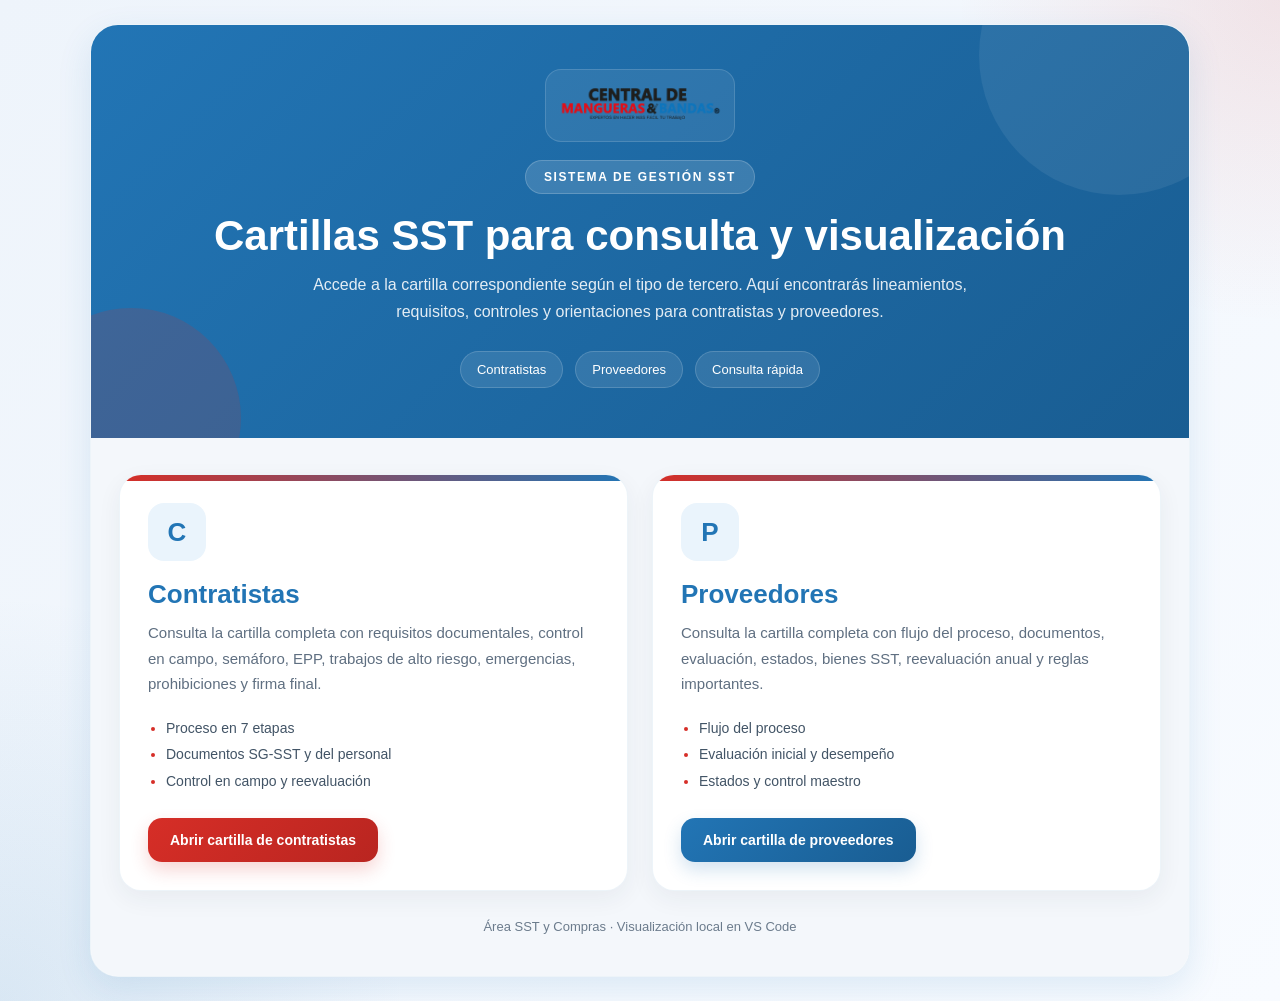
<file: index.html>
<!DOCTYPE html>
<html lang="es">
<head>
  <base target="_top">
  <meta charset="UTF-8">
  <meta name="viewport" content="width=device-width, initial-scale=1.0">
  <title>Cartillas SST</title>

  <style>
    :root{
      --rojo:#d62e27;
      --rojo-oscuro:#b92520;
      --azul:#2275b5;
      --azul-oscuro:#195d92;
      --azul-suave:#eaf4fc;
      --rojo-suave:#fdeceb;
      --blanco:#ffffff;
      --fondo:#f4f7fb;
      --texto:#1f2d3d;
      --texto-suave:#5f6f81;
      --borde:#dbe6f2;
      --sombra:0 12px 34px rgba(34,117,181,.12);
      --radio:22px;
    }

    *{
      box-sizing:border-box;
      margin:0;
      padding:0;
    }

    body{
      font-family: Arial, Helvetica, sans-serif;
      background:
        radial-gradient(circle at top right, rgba(214,46,39,.10), transparent 20%),
        radial-gradient(circle at bottom left, rgba(34,117,181,.12), transparent 25%),
        linear-gradient(135deg, #eef4fb 0%, #f8fbff 100%);
      color:var(--texto);
      min-height:100vh;
      display:flex;
      align-items:center;
      justify-content:center;
      padding:24px;
    }

    .contenedor{
      width:100%;
      max-width:1100px;
      background:var(--blanco);
      border-radius:28px;
      overflow:hidden;
      box-shadow:var(--sombra);
      border:1px solid rgba(34,117,181,.08);
    }

    .hero{
      position:relative;
      overflow:hidden;
      background:linear-gradient(135deg, var(--azul) 0%, var(--azul-oscuro) 100%);
      color:var(--blanco);
      padding:44px 34px 50px;
      text-align:center;
    }

    .hero::before{
      content:"";
      position:absolute;
      width:280px;
      height:280px;
      border-radius:50%;
      background:rgba(255,255,255,.07);
      top:-110px;
      right:-70px;
    }

    .hero::after{
      content:"";
      position:absolute;
      width:220px;
      height:220px;
      border-radius:50%;
      background:rgba(214,46,39,.16);
      bottom:-90px;
      left:-70px;
    }

    .hero-contenido{
      position:relative;
      z-index:1;
    }

    .logo-wrap{
      display:flex;
      justify-content:center;
      margin-bottom:18px;
    }

    .logo-empresa{
      max-width:190px;
      max-height:90px;
      object-fit:contain;
      background:rgba(255,255,255,.08);
      padding:8px 12px;
      border-radius:16px;
      border:1px solid rgba(255,255,255,.14);
    }

    .badge{
      display:inline-block;
      background:rgba(255,255,255,.14);
      border:1px solid rgba(255,255,255,.18);
      color:#ffffff;
      font-weight:700;
      font-size:12px;
      letter-spacing:1.6px;
      text-transform:uppercase;
      padding:9px 18px;
      border-radius:999px;
      margin-bottom:18px;
    }

    h1{
      font-size:42px;
      line-height:1.12;
      margin-bottom:12px;
    }

    .sub{
      max-width:720px;
      margin:0 auto;
      color:rgba(255,255,255,.88);
      font-size:16px;
      line-height:1.7;
    }

    .franja{
      display:flex;
      justify-content:center;
      gap:12px;
      flex-wrap:wrap;
      margin-top:26px;
    }

    .pill{
      background:rgba(255,255,255,.10);
      border:1px solid rgba(255,255,255,.16);
      border-radius:999px;
      padding:10px 16px;
      font-size:13px;
      color:#fff;
    }

    .cuerpo{
      padding:36px 28px 42px;
      background:var(--fondo);
    }

    .grid{
      display:grid;
      grid-template-columns:repeat(2,1fr);
      gap:24px;
    }

    .card{
      background:var(--blanco);
      border-radius:var(--radio);
      padding:28px;
      box-shadow:0 8px 24px rgba(31,45,61,.06);
      border:1px solid rgba(34,117,181,.08);
      position:relative;
      overflow:hidden;
    }

    .card::before{
      content:"";
      position:absolute;
      top:0;
      left:0;
      width:100%;
      height:6px;
      background:linear-gradient(90deg, var(--rojo) 0%, var(--azul) 100%);
    }

    .icono{
      width:58px;
      height:58px;
      border-radius:16px;
      display:flex;
      align-items:center;
      justify-content:center;
      margin-bottom:18px;
      background:var(--azul-suave);
      color:var(--azul);
      font-size:26px;
      font-weight:bold;
    }

    .card h2{
      color:var(--azul);
      font-size:26px;
      margin-bottom:10px;
    }

    .card p{
      color:var(--texto-suave);
      font-size:15px;
      line-height:1.7;
      margin-bottom:18px;
    }

    .lista{
      margin-bottom:24px;
      padding-left:18px;
      color:#425466;
      line-height:1.9;
      font-size:14px;
    }

    .lista li::marker{
      color:var(--rojo);
    }

    .botones{
      display:flex;
      gap:12px;
      flex-wrap:wrap;
    }

    .boton{
      border:none;
      cursor:pointer;
      display:inline-flex;
      align-items:center;
      justify-content:center;
      text-decoration:none;
      background:linear-gradient(135deg, var(--rojo) 0%, var(--rojo-oscuro) 100%);
      color:var(--blanco);
      font-weight:700;
      padding:14px 22px;
      border-radius:14px;
      transition:.22s ease;
      box-shadow:0 8px 18px rgba(214,46,39,.20);
      font-size:14px;
    }

    .boton.secundario{
      background:linear-gradient(135deg, var(--azul) 0%, var(--azul-oscuro) 100%);
      box-shadow:0 8px 18px rgba(34,117,181,.20);
    }

    .boton:hover{
      transform:translateY(-2px);
    }

    .pie{
      text-align:center;
      margin-top:28px;
      font-size:13px;
      color:#6b7b8c;
    }

    @media (max-width: 820px){
      .grid{
        grid-template-columns:1fr;
      }

      h1{
        font-size:32px;
      }

      .hero{
        padding:42px 22px 36px;
      }

      .cuerpo{
        padding:24px 16px 30px;
      }

      .card{
        padding:24px 20px;
      }
    }
  </style>
</head>
<body>
  <div class="contenedor">
    <div class="hero">
      <div class="hero-contenido">

        <div class="logo-wrap">
          <img
            src="logo.png"
            alt="Logo empresa"
            class="logo-empresa"
            onerror="this.style.display='none'"
          >
        </div>

        <div class="badge">Sistema de Gestión SST</div>
        <h1>Cartillas SST para consulta y visualización</h1>
        <p class="sub">
          Accede a la cartilla correspondiente según el tipo de tercero.
          Aquí encontrarás lineamientos, requisitos, controles y orientaciones
          para contratistas y proveedores.
        </p>

        <div class="franja">
          <div class="pill">Contratistas</div>
          <div class="pill">Proveedores</div>
          <div class="pill">Consulta rápida</div>
        </div>
      </div>
    </div>

    <div class="cuerpo">
      <div class="grid">
        <div class="card">
          <div class="icono">C</div>
          <h2>Contratistas</h2>
          <p>
            Consulta la cartilla completa con requisitos documentales, control en campo,
            semáforo, EPP, trabajos de alto riesgo, emergencias, prohibiciones y firma final.
          </p>
          <ul class="lista">
            <li>Proceso en 7 etapas</li>
            <li>Documentos SG-SST y del personal</li>
            <li>Control en campo y reevaluación</li>
          </ul>
          <div class="botones">
            <a class="boton" href="cartilla_contratistas.html">Abrir cartilla de contratistas</a>
          </div>
        </div>

        <div class="card">
          <div class="icono">P</div>
          <h2>Proveedores</h2>
          <p>
            Consulta la cartilla completa con flujo del proceso, documentos, evaluación,
            estados, bienes SST, reevaluación anual y reglas importantes.
          </p>
          <ul class="lista">
            <li>Flujo del proceso</li>
            <li>Evaluación inicial y desempeño</li>
            <li>Estados y control maestro</li>
          </ul>
          <div class="botones">
            <a class="boton secundario" href="cartilla_proveedores.html">Abrir cartilla de proveedores</a>
          </div>
        </div>
      </div>

      <div class="pie">
        Área SST y Compras · Visualización local en VS Code
      </div>
    </div>
  </div>
</body>
</html>
</file>
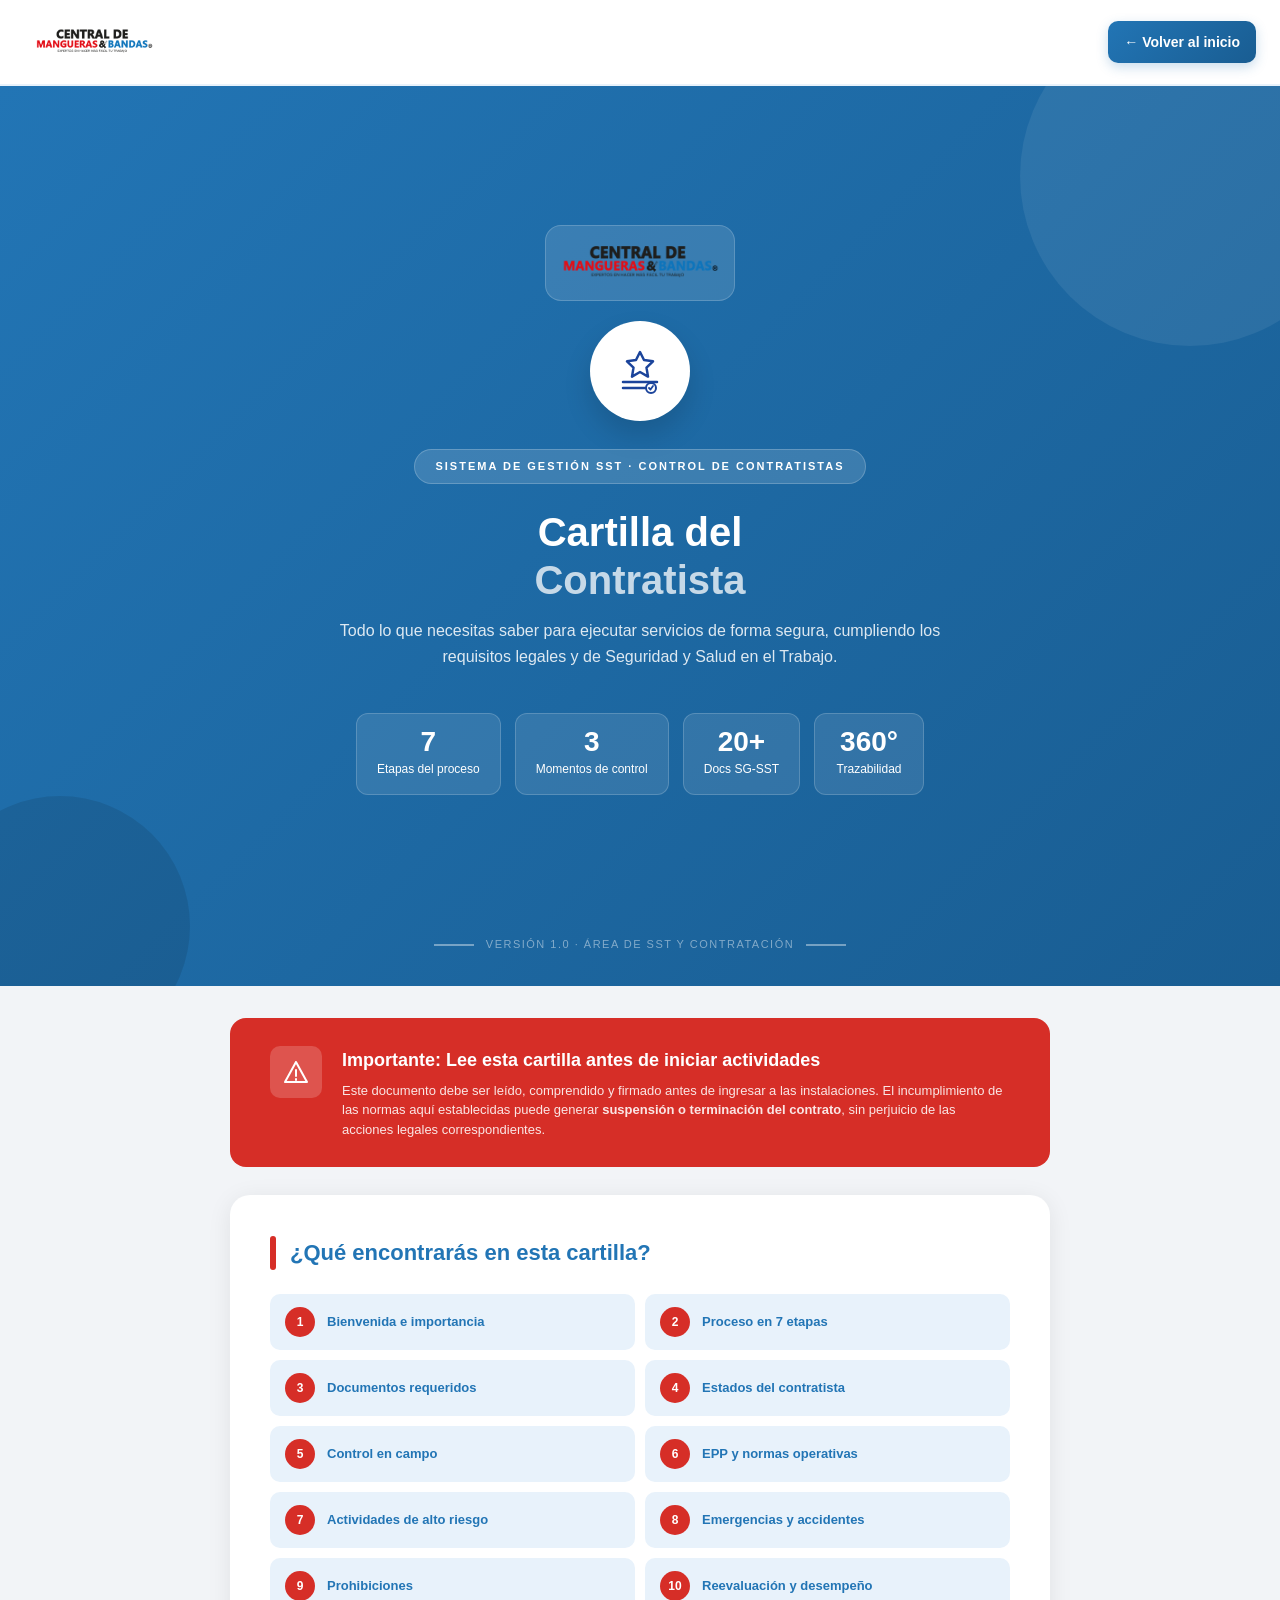
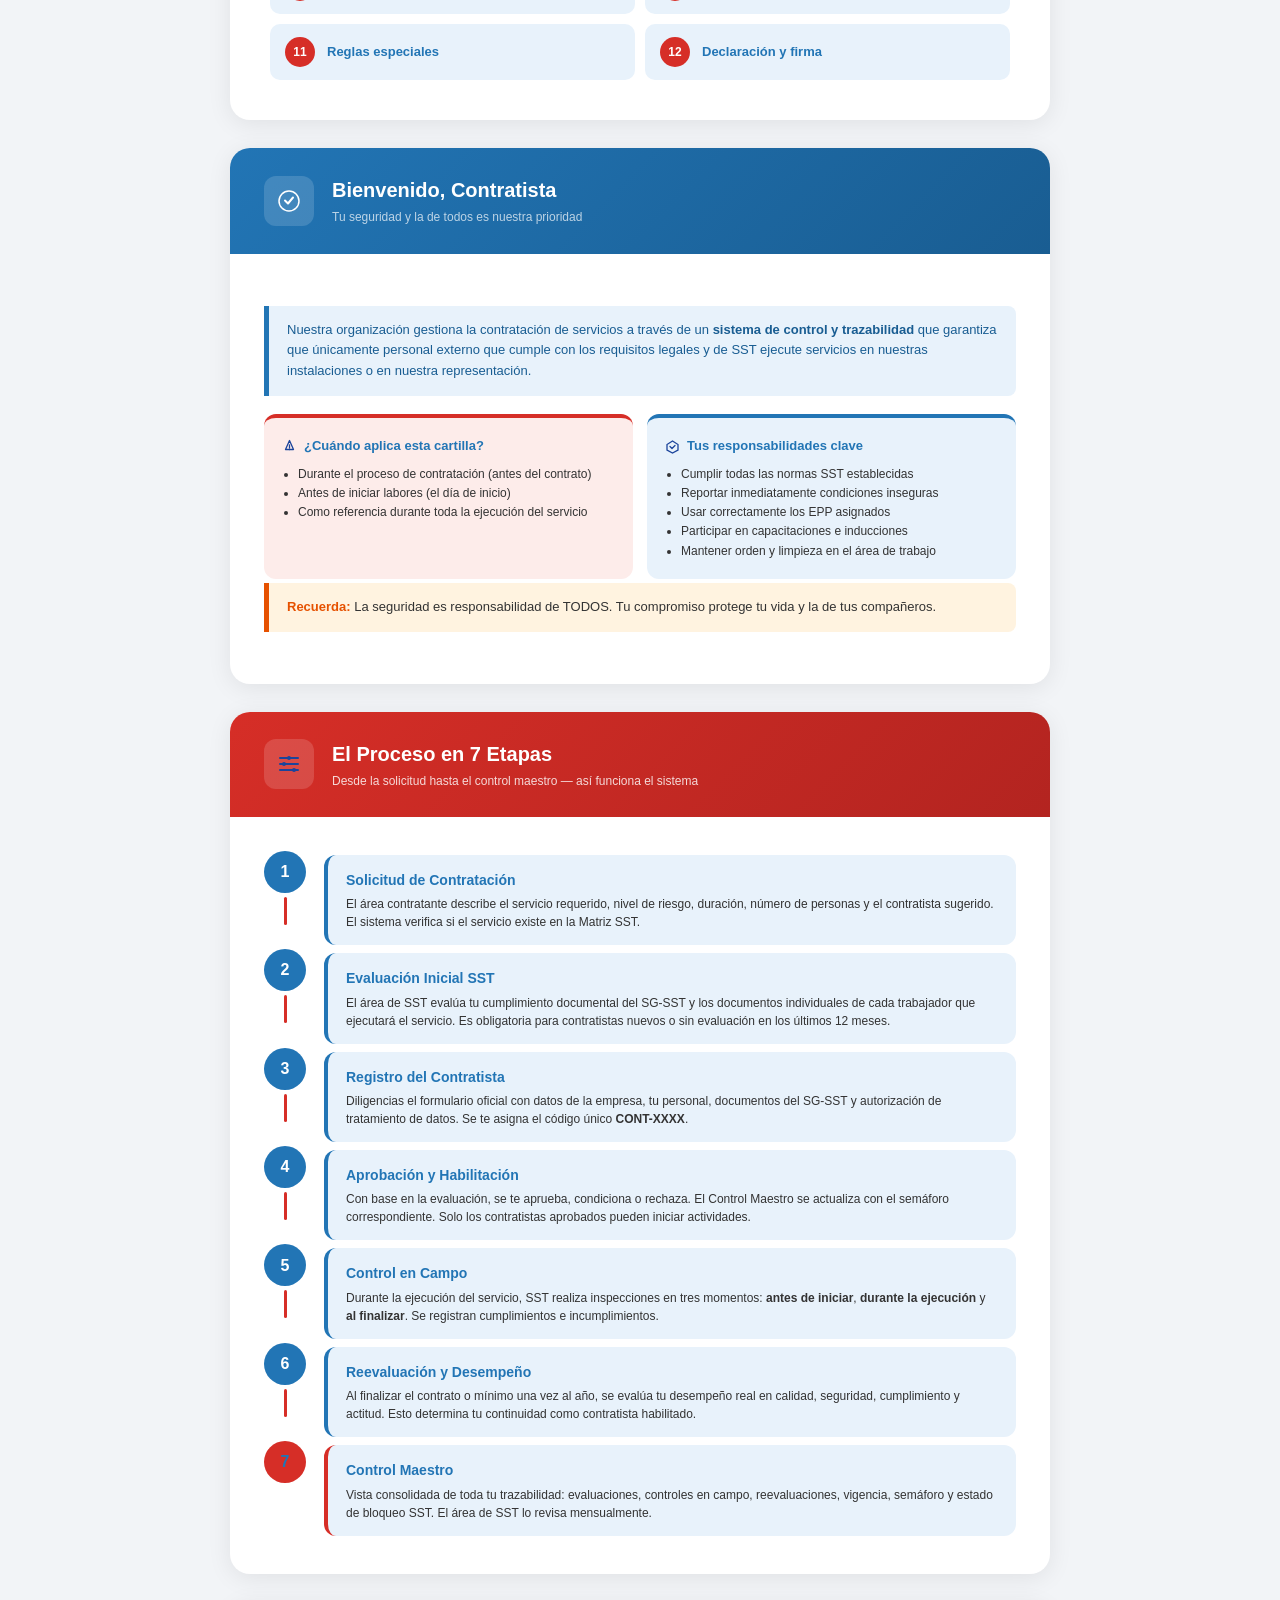
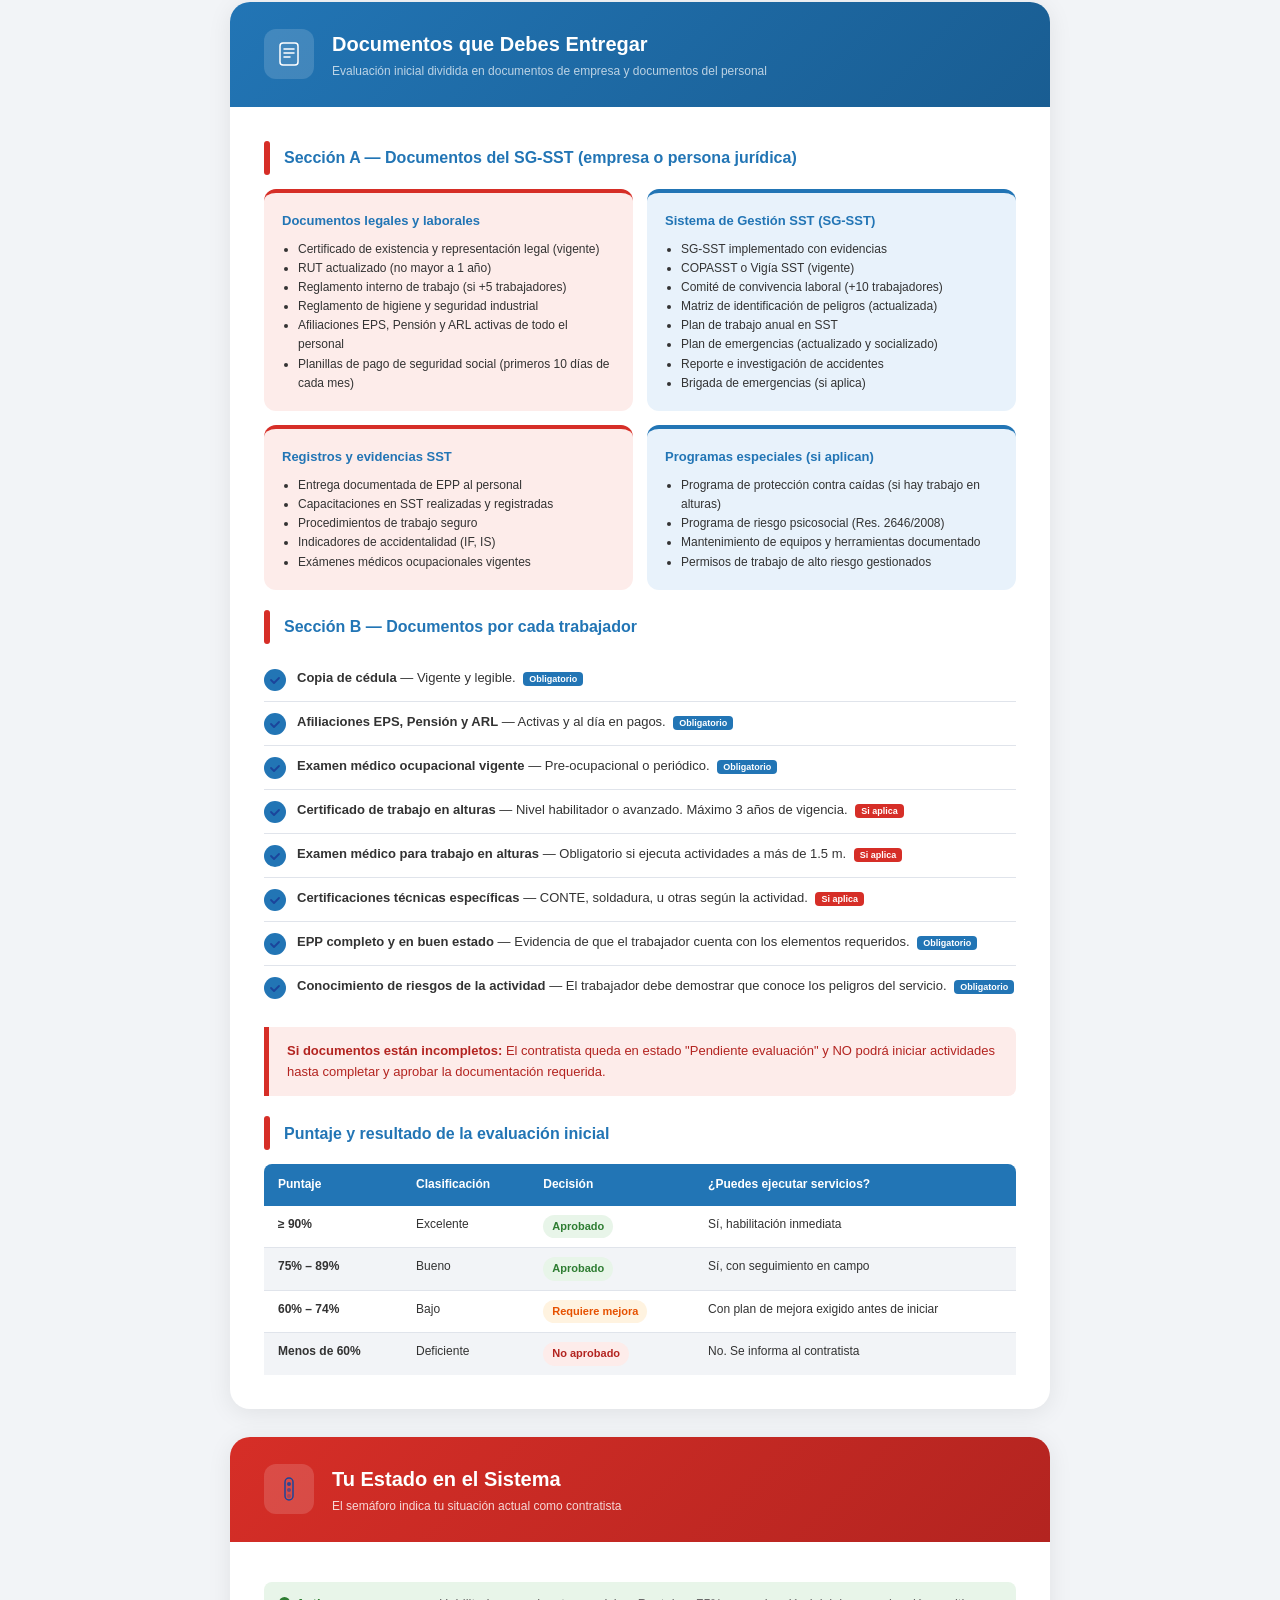
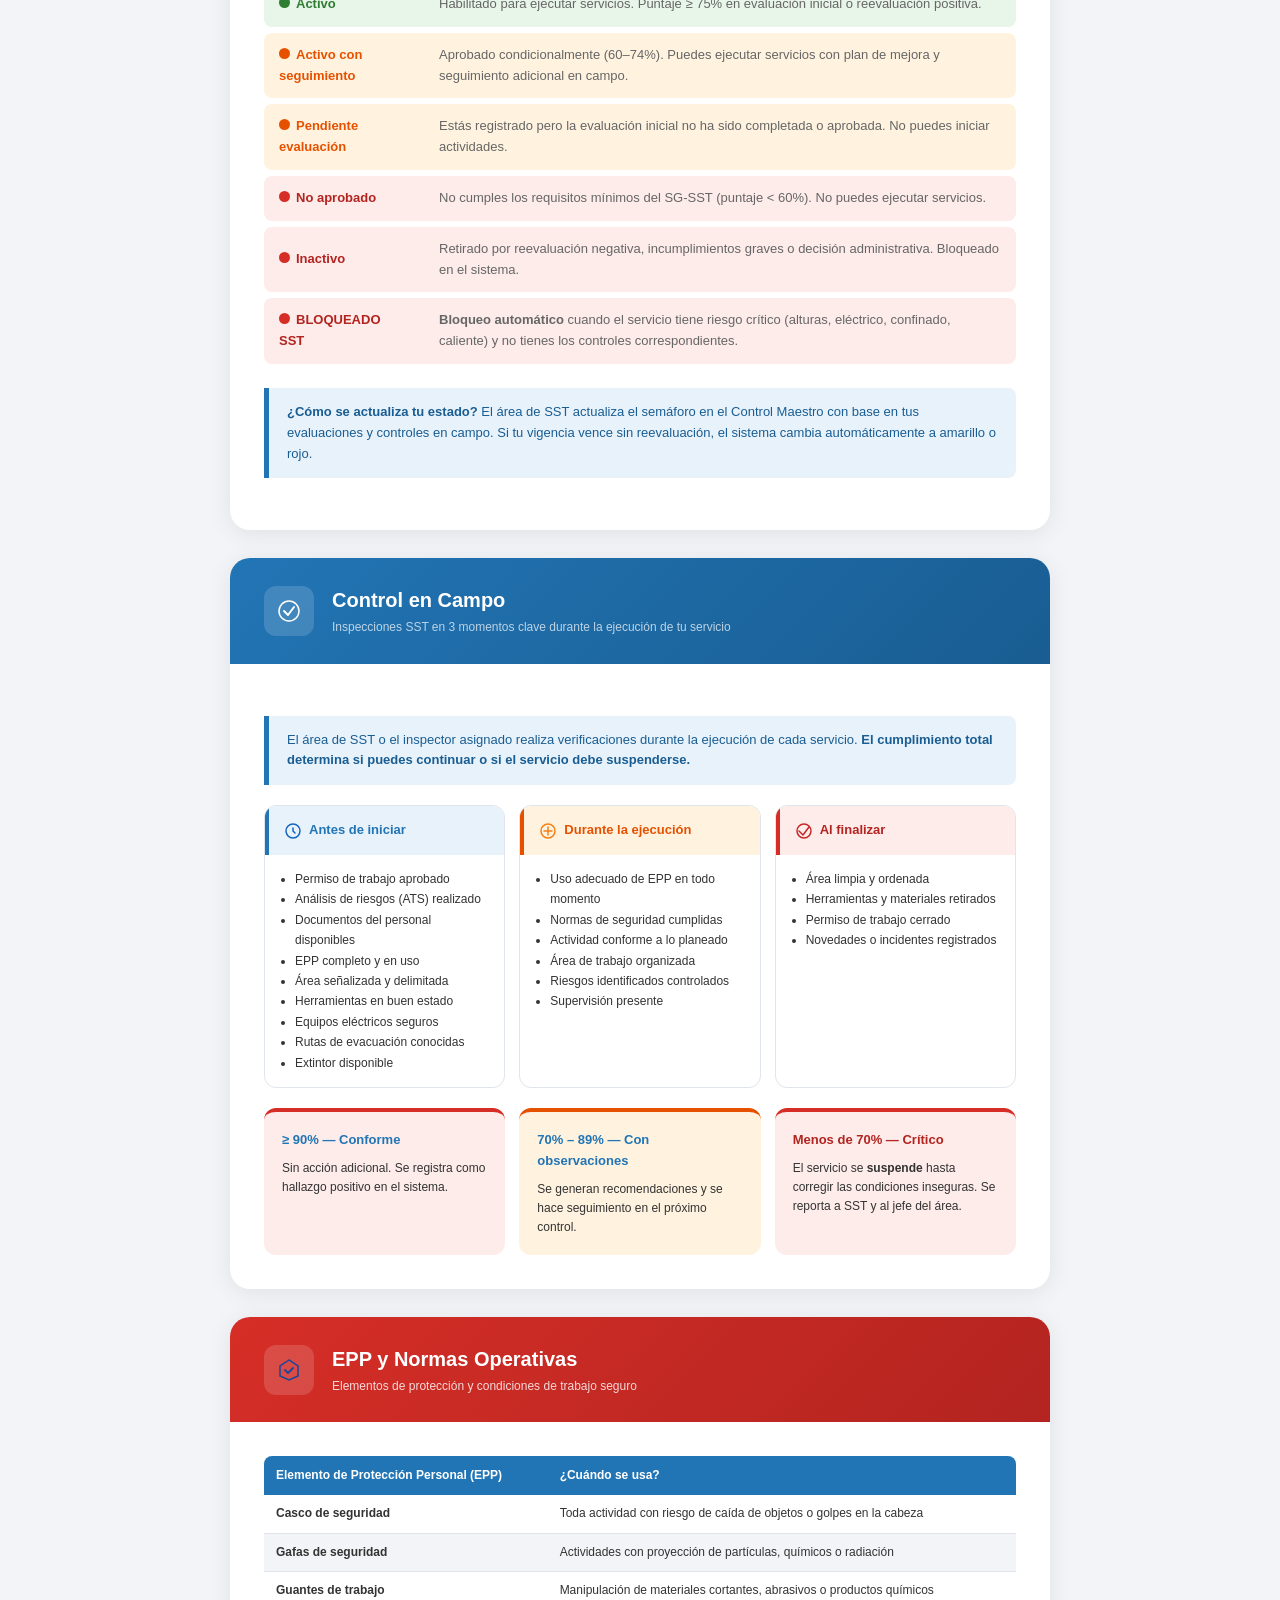
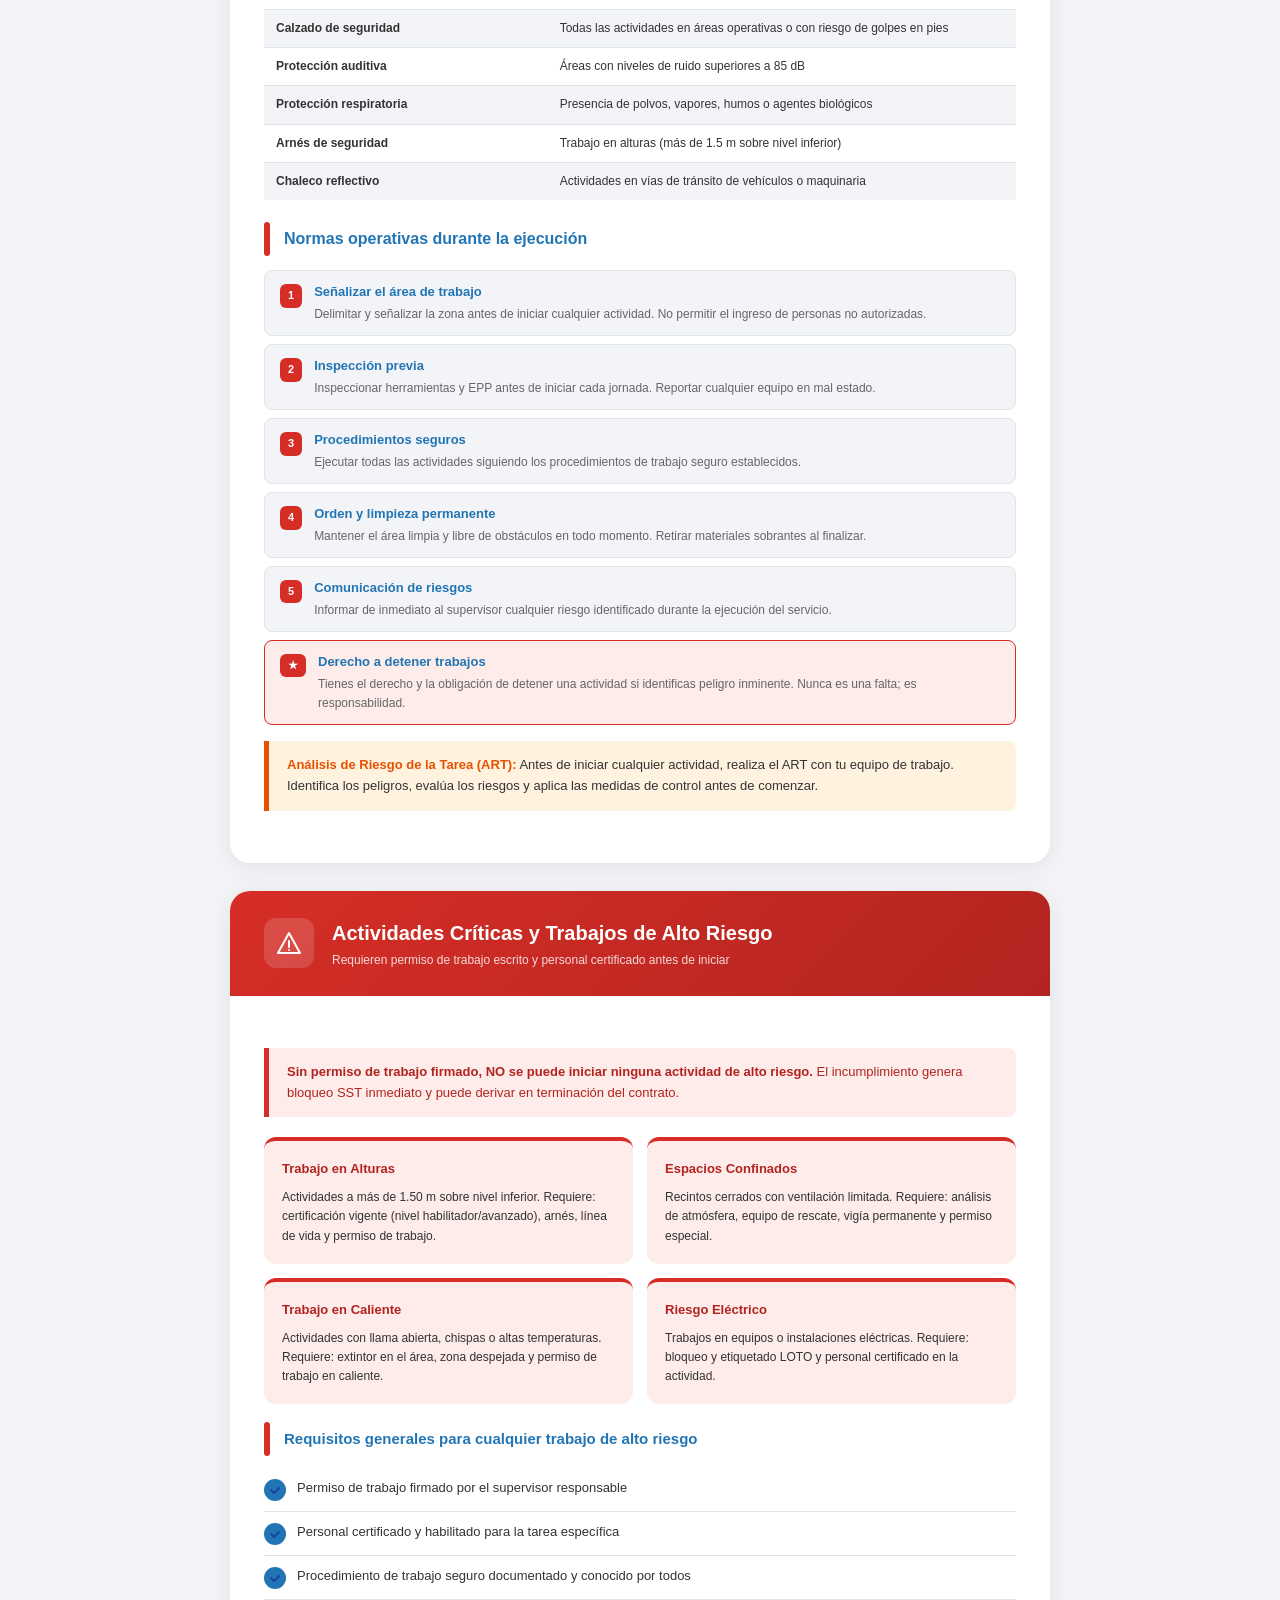
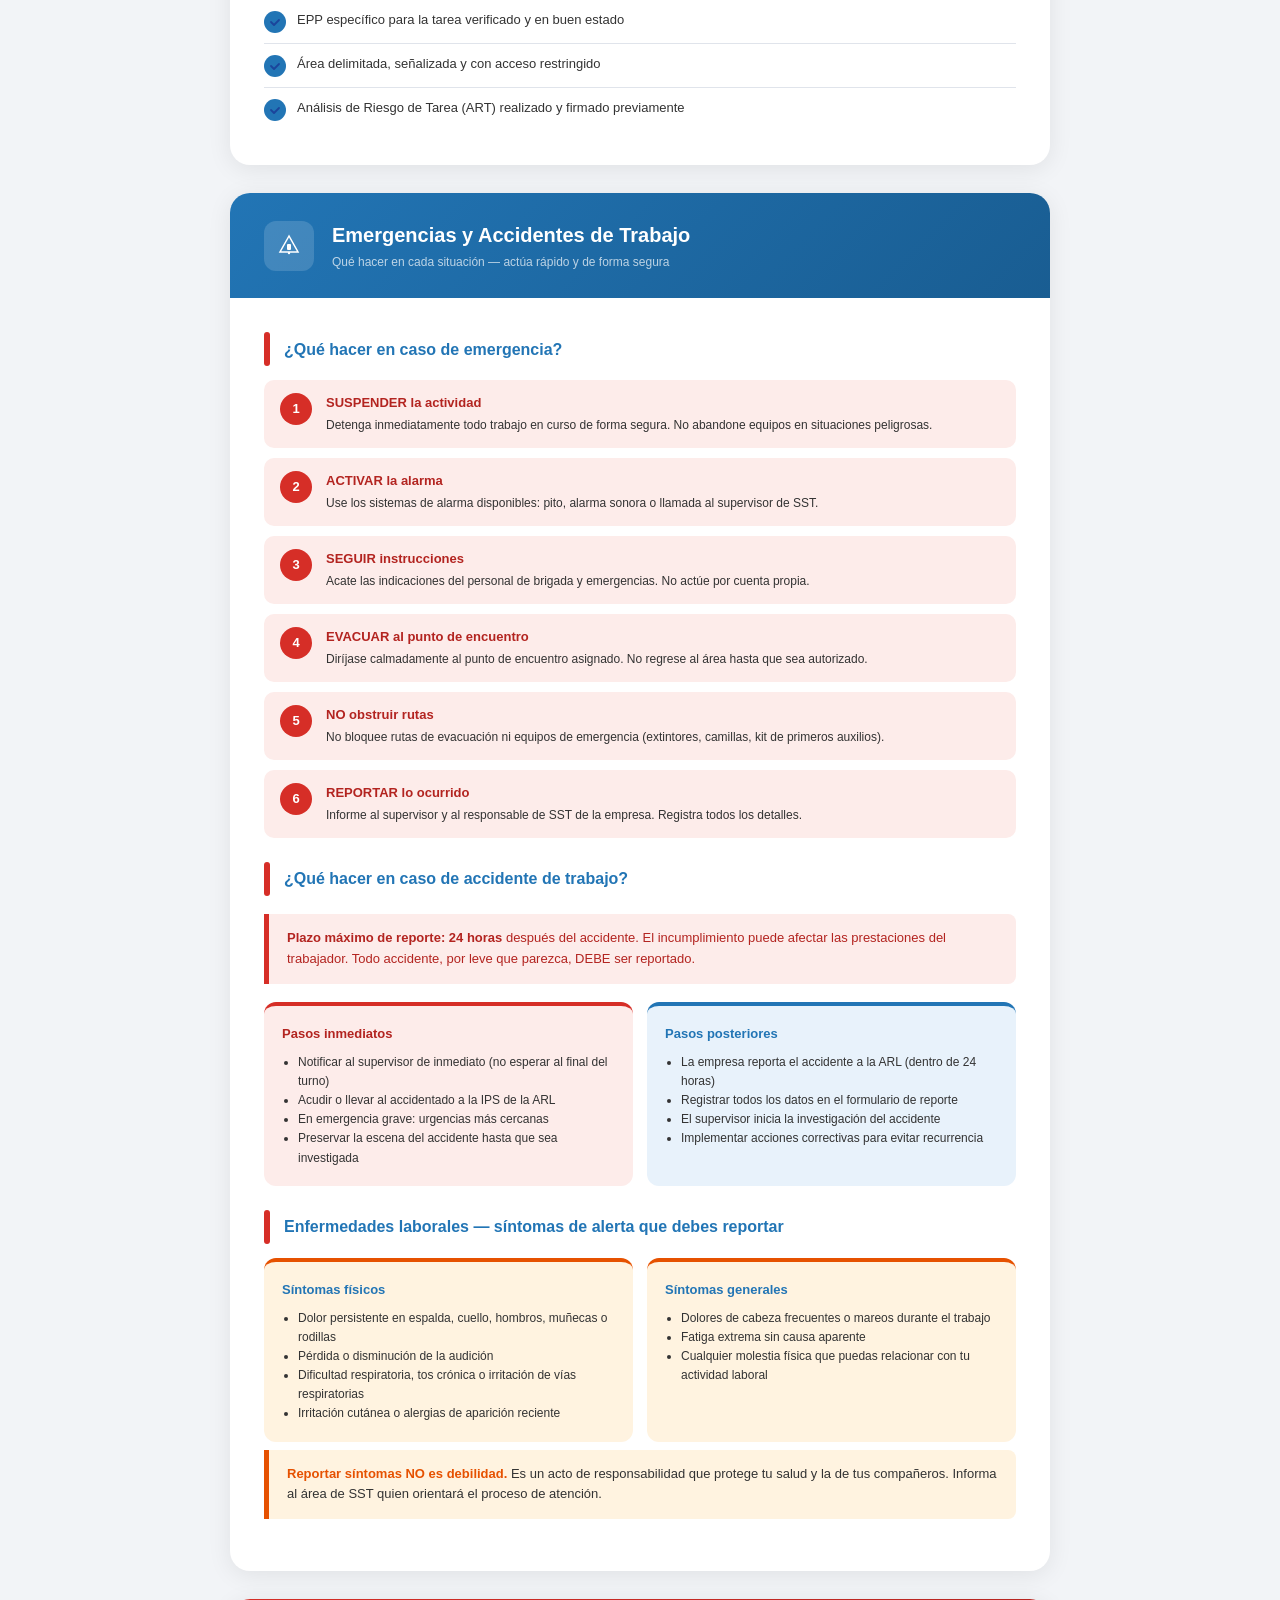
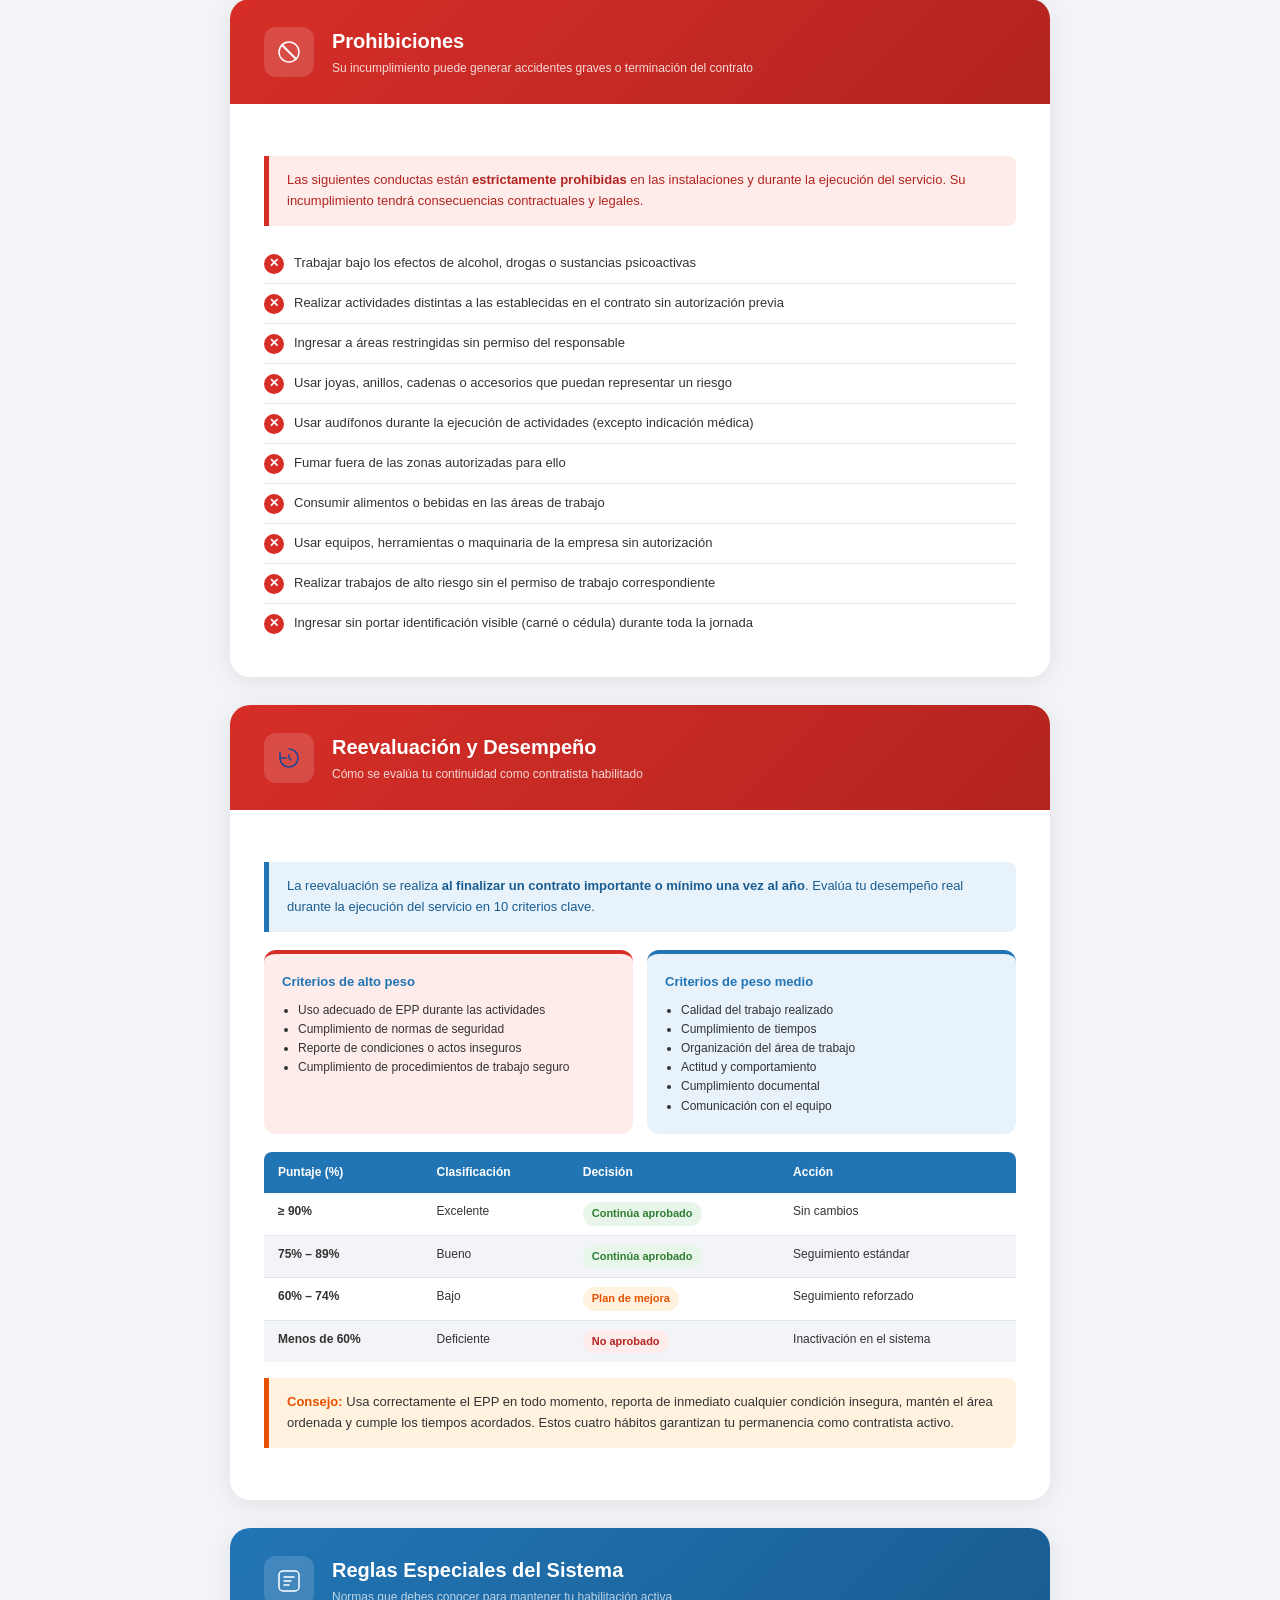
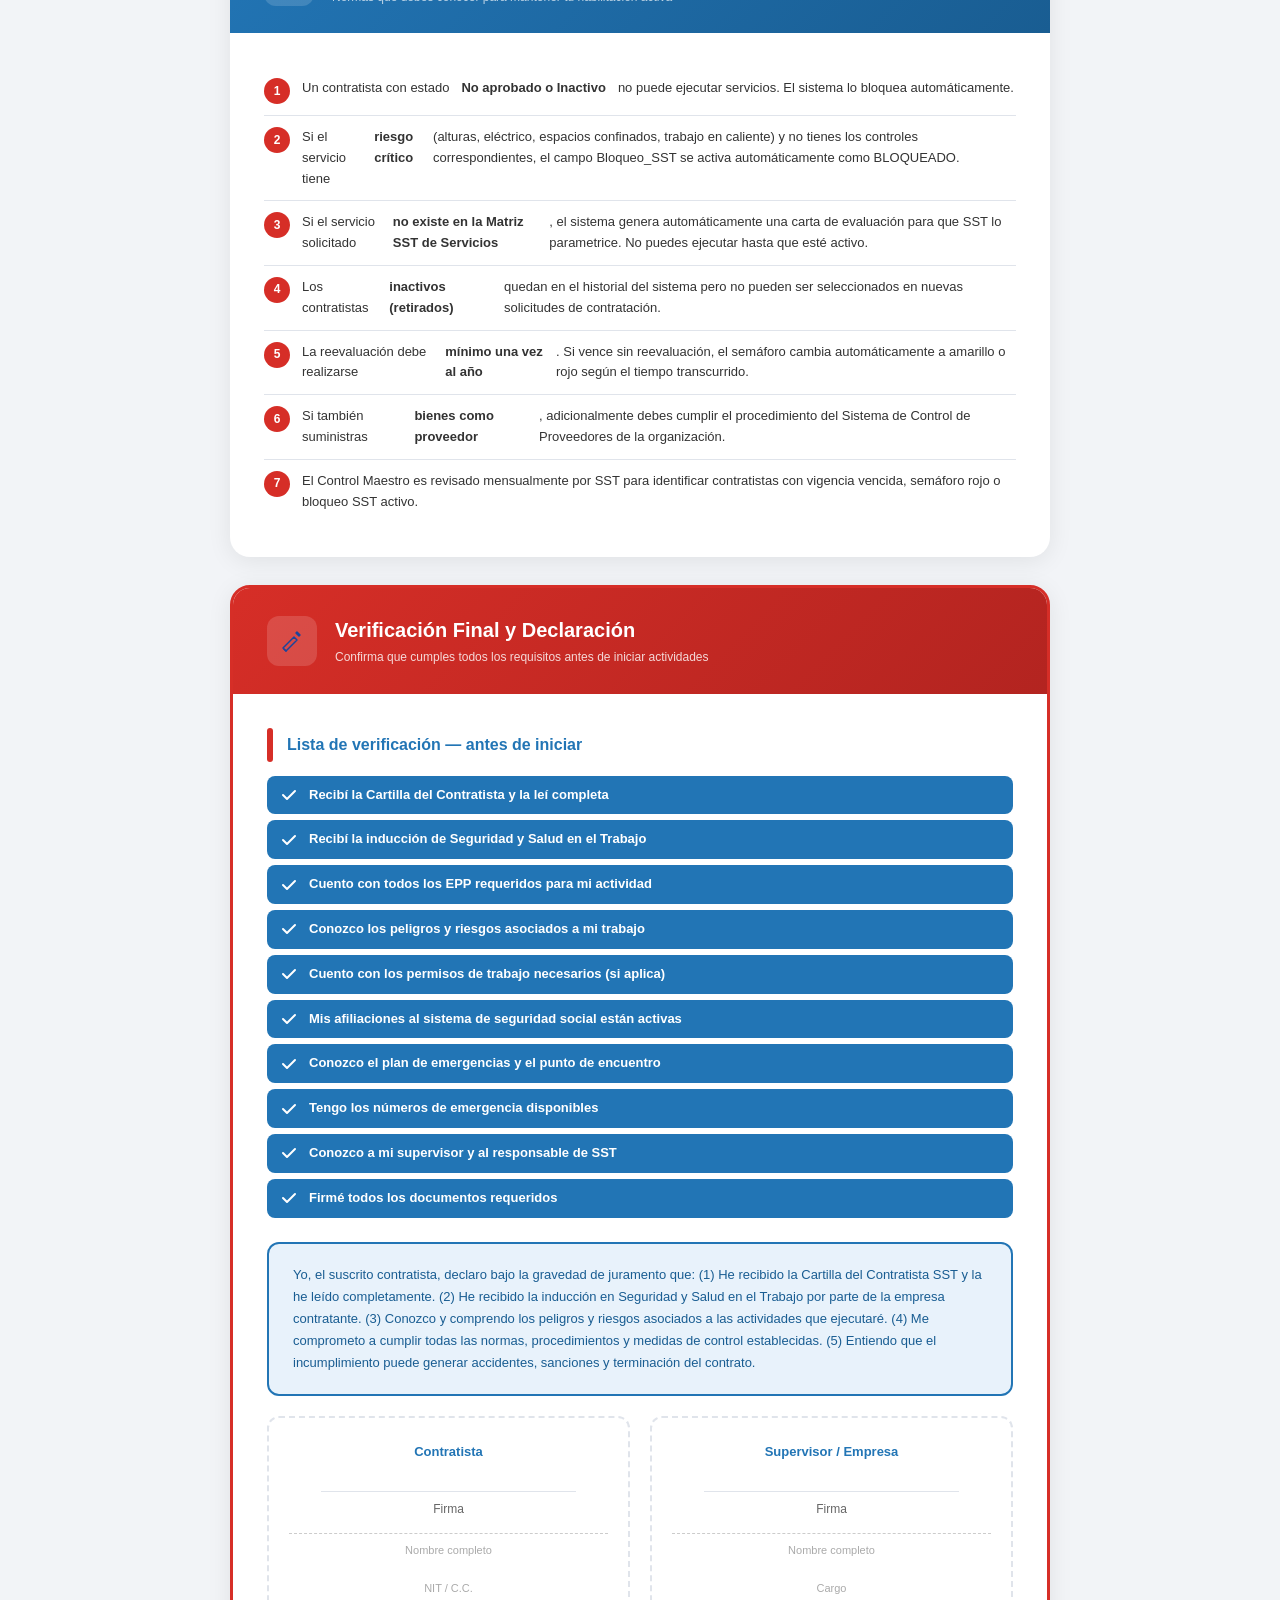
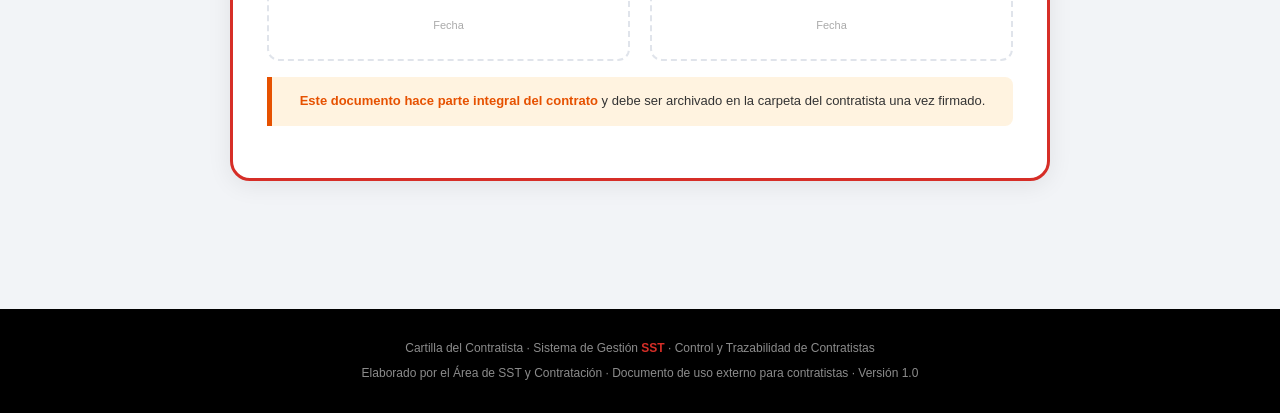
<file: cartilla_contratistas.html>
<!DOCTYPE html>
<html lang="es" class="theme-corporativo">
<head>
<base target="_top">
<meta charset="UTF-8">
<meta name="viewport" content="width=device-width, initial-scale=1.0">
<title>Cartilla del Contratista</title>

<link rel="stylesheet" href="css/variables.css">
<link rel="stylesheet" href="css/base.css">
<link rel="stylesheet" href="css/themes.css">
<link rel="stylesheet" href="css/contratistas.css">

</head>
<body>
  <div class="topbar">
  <img src="logo.png" alt="Logo empresa" class="logo-topbar" onerror="this.style.display='none'">
  <a class="btn-volver" href="index.html">← Volver al inicio</a>
</div>

<!-- ======= PORTADA ======= -->
<div class="portada">
   <img src="logo.png" alt="Logo empresa" class="logo-portada" onerror="this.style.display='none'"> 
  <div class="portada-icono">
    <svg width="54" height="54" viewBox="0 0 54 54" fill="none">
      <path d="M27 8l4 8 9 1.3-6.5 6.3 1.5 9L27 28l-8 4.6 1.5-9L14 17.3l9-1.3L27 8z" stroke="#1b449b" stroke-width="2.5" stroke-linejoin="round" fill="none"/>
      <path d="M10 38h34M10 44h22" stroke="#1b449b" stroke-width="2.5" stroke-linecap="round"/>
      <circle cx="38" cy="44" r="5" stroke="#1b449b" stroke-width="2" fill="none"/>
      <path d="M36 44l1.5 1.5L40 42" stroke="#1b449b" stroke-width="1.8" stroke-linecap="round" stroke-linejoin="round"/>
    </svg>
  </div>
  <div class="portada-badge">Sistema de Gestión SST · Control de Contratistas</div>
  <h1>Cartilla del<br><span>Contratista</span></h1>
  <p class="portada-sub">Todo lo que necesitas saber para ejecutar servicios de forma segura, cumpliendo los requisitos legales y de Seguridad y Salud en el Trabajo.</p>
  <div class="portada-stats">
    <div class="portada-stat"><span class="num">7</span>Etapas del proceso</div>
    <div class="portada-stat"><span class="num">3</span>Momentos de control</div>
    <div class="portada-stat"><span class="num">20+</span>Docs SG-SST</div>
    <div class="portada-stat"><span class="num">360°</span>Trazabilidad</div>
  </div>
  <div class="portada-bottom">
    <div class="linea"></div>
    <span>Versión 1.0 · Área de SST y Contratación</span>
    <div class="linea"></div>
  </div>
</div>

<!-- ======= ALERTA IMPORTANTE ======= -->
<div style="max-width:860px;margin:32px auto 0;padding:0 20px;">
  <div class="alerta-banner">
    <div class="icono-alerta">
      <svg width="28" height="28" viewBox="0 0 28 28" fill="none">
        <path d="M14 4L3 24h22L14 4z" stroke="white" stroke-width="2" stroke-linejoin="round" fill="none"/>
        <path d="M14 12v6M14 21v1" stroke="white" stroke-width="2" stroke-linecap="round"/>
      </svg>
    </div>
    <div>
      <h3>Importante: Lee esta cartilla antes de iniciar actividades</h3>
      <p>Este documento debe ser leído, comprendido y firmado antes de ingresar a las instalaciones. El incumplimiento de las normas aquí establecidas puede generar <strong>suspensión o terminación del contrato</strong>, sin perjuicio de las acciones legales correspondientes.</p>
    </div>
  </div>
</div>

<!-- ======= CONTENIDO ======= -->
<div class="contenido">

<!-- ÍNDICE -->
<div class="indice" style="margin-top:28px;">
  <div class="sec-titulo">
    <div class="barra"></div>
    <h2>¿Qué encontrarás en esta cartilla?</h2>
  </div>
  <div class="indice-grid">
    <a class="indice-item" href="#bienvenida"><div class="indice-num">1</div>Bienvenida e importancia</a>
    <a class="indice-item" href="#flujo"><div class="indice-num">2</div>Proceso en 7 etapas</a>
    <a class="indice-item" href="#documentos"><div class="indice-num">3</div>Documentos requeridos</a>
    <a class="indice-item" href="#semaforo"><div class="indice-num">4</div>Estados del contratista</a>
    <a class="indice-item" href="#control"><div class="indice-num">5</div>Control en campo</a>
    <a class="indice-item" href="#epp"><div class="indice-num">6</div>EPP y normas operativas</a>
    <a class="indice-item" href="#riesgos"><div class="indice-num">7</div>Actividades de alto riesgo</a>
    <a class="indice-item" href="#emergencia"><div class="indice-num">8</div>Emergencias y accidentes</a>
    <a class="indice-item" href="#prohibiciones"><div class="indice-num">9</div>Prohibiciones</a>
    <a class="indice-item" href="#reeval"><div class="indice-num">10</div>Reevaluación y desempeño</a>
    <a class="indice-item" href="#reglas"><div class="indice-num">11</div>Reglas especiales</a>
    <a class="indice-item" href="#firma"><div class="indice-num">12</div>Declaración y firma</a>
  </div>
</div>

<!-- S1: BIENVENIDA -->
<div class="seccion" id="bienvenida" style="margin-top:28px;">
  <div class="sec-header">
    <div class="ico">
      <svg width="28" height="28" viewBox="0 0 28 28" fill="none">
        <path d="M14 4C8.48 4 4 8.48 4 14s4.48 10 10 10 10-4.48 10-10S19.52 4 14 4z" stroke="white" stroke-width="1.5" fill="none"/>
        <path d="M10 13.5l3 3 5-6" stroke="white" stroke-width="2" stroke-linecap="round" stroke-linejoin="round"/>
      </svg>
    </div>
    <div>
      <h3>Bienvenido, Contratista</h3>
      <p>Tu seguridad y la de todos es nuestra prioridad</p>
    </div>
  </div>
  <div class="sec-body">
    <div class="info-box">
      Nuestra organización gestiona la contratación de servicios a través de un <strong>sistema de control y trazabilidad</strong> que garantiza que únicamente personal externo que cumple con los requisitos legales y de SST ejecute servicios en nuestras instalaciones o en nuestra representación.
    </div>
    <div class="cards-2" style="margin-top:18px;">
      <div class="card">
        <h4>
          <svg width="15" height="15" viewBox="0 0 15 15" fill="none"><path d="M7.5 1.5l4 9H3.5l4-9z" stroke="#1b449b" stroke-width="1.3" stroke-linejoin="round" fill="none"/><path d="M7.5 6v3" stroke="#1b449b" stroke-width="1.3" stroke-linecap="round"/><circle cx="7.5" cy="10.5" r="0.8" fill="#1b449b"/></svg>
          ¿Cuándo aplica esta cartilla?
        </h4>
        <ul>
          <li>Durante el proceso de contratación (antes del contrato)</li>
          <li>Antes de iniciar labores (el día de inicio)</li>
          <li>Como referencia durante toda la ejecución del servicio</li>
        </ul>
      </div>
      <div class="card azul-t">
        <h4>
          <svg width="15" height="15" viewBox="0 0 15 15" fill="none"><path d="M7.5 2L2 5.5v5.5L7.5 14l5.5-3V5.5L7.5 2z" stroke="#1b449b" stroke-width="1.3" fill="none"/><path d="M5 7.5l2 2 3-3" stroke="#1b449b" stroke-width="1.3" stroke-linecap="round" stroke-linejoin="round"/></svg>
          Tus responsabilidades clave
        </h4>
        <ul>
          <li>Cumplir todas las normas SST establecidas</li>
          <li>Reportar inmediatamente condiciones inseguras</li>
          <li>Usar correctamente los EPP asignados</li>
          <li>Participar en capacitaciones e inducciones</li>
          <li>Mantener orden y limpieza en el área de trabajo</li>
        </ul>
      </div>
    </div>
    <div class="tip" style="margin-top:4px;">
      <strong>Recuerda:</strong> La seguridad es responsabilidad de TODOS. Tu compromiso protege tu vida y la de tus compañeros.
    </div>
  </div>
</div>

<!-- S2: FLUJO 7 ETAPAS -->
<div class="seccion" id="flujo">
  <div class="sec-header verde">
    <div class="ico">
      <svg width="28" height="28" viewBox="0 0 28 28" fill="none">
        <path d="M5 14h18M5 8h18M5 20h18" stroke="#1b449b" stroke-width="2" stroke-linecap="round"/>
        <circle cx="9" cy="14" r="2" fill="#1b449b"/>
        <circle cx="14" cy="8" r="2" fill="#1b449b"/>
        <circle cx="19" cy="20" r="2" fill="#1b449b"/>
      </svg>
    </div>
    <div>
      <h3>El Proceso en 7 Etapas</h3>
      <p>Desde la solicitud hasta el control maestro — así funciona el sistema</p>
    </div>
  </div>
  <div class="sec-body">
    <div class="flujo">
      <div class="flujo-paso">
        <div class="flujo-linea"><div class="flujo-circ">1</div><div class="flujo-conector"></div></div>
        <div class="flujo-caja">
          <h4>Solicitud de Contratación</h4>
          <p>El área contratante describe el servicio requerido, nivel de riesgo, duración, número de personas y el contratista sugerido. El sistema verifica si el servicio existe en la Matriz SST.</p>
        </div>
      </div>
      <div class="flujo-paso">
        <div class="flujo-linea"><div class="flujo-circ">2</div><div class="flujo-conector"></div></div>
        <div class="flujo-caja">
          <h4>Evaluación Inicial SST</h4>
          <p>El área de SST evalúa tu cumplimiento documental del SG-SST y los documentos individuales de cada trabajador que ejecutará el servicio. Es obligatoria para contratistas nuevos o sin evaluación en los últimos 12 meses.</p>
        </div>
      </div>
      <div class="flujo-paso">
        <div class="flujo-linea"><div class="flujo-circ">3</div><div class="flujo-conector"></div></div>
        <div class="flujo-caja">
          <h4>Registro del Contratista</h4>
          <p>Diligencias el formulario oficial con datos de la empresa, tu personal, documentos del SG-SST y autorización de tratamiento de datos. Se te asigna el código único <strong>CONT-XXXX</strong>.</p>
        </div>
      </div>
      <div class="flujo-paso">
        <div class="flujo-linea"><div class="flujo-circ">4</div><div class="flujo-conector"></div></div>
        <div class="flujo-caja">
          <h4>Aprobación y Habilitación</h4>
          <p>Con base en la evaluación, se te aprueba, condiciona o rechaza. El Control Maestro se actualiza con el semáforo correspondiente. Solo los contratistas aprobados pueden iniciar actividades.</p>
        </div>
      </div>
      <div class="flujo-paso">
        <div class="flujo-linea"><div class="flujo-circ">5</div><div class="flujo-conector"></div></div>
        <div class="flujo-caja">
          <h4>Control en Campo</h4>
          <p>Durante la ejecución del servicio, SST realiza inspecciones en tres momentos: <strong>antes de iniciar</strong>, <strong>durante la ejecución</strong> y <strong>al finalizar</strong>. Se registran cumplimientos e incumplimientos.</p>
        </div>
      </div>
      <div class="flujo-paso">
        <div class="flujo-linea"><div class="flujo-circ">6</div><div class="flujo-conector"></div></div>
        <div class="flujo-caja">
          <h4>Reevaluación y Desempeño</h4>
          <p>Al finalizar el contrato o mínimo una vez al año, se evalúa tu desempeño real en calidad, seguridad, cumplimiento y actitud. Esto determina tu continuidad como contratista habilitado.</p>
        </div>
      </div>
      <div class="flujo-paso">
        <div class="flujo-linea"><div class="flujo-circ" style="background:var(--verde);color:var(--azul);">7</div></div>
        <div class="flujo-caja" style="border-left-color:var(--verde);">
          <h4>Control Maestro</h4>
          <p>Vista consolidada de toda tu trazabilidad: evaluaciones, controles en campo, reevaluaciones, vigencia, semáforo y estado de bloqueo SST. El área de SST lo revisa mensualmente.</p>
        </div>
      </div>
    </div>
  </div>
</div>

<!-- S3: DOCUMENTOS -->
<div class="seccion" id="documentos">
  <div class="sec-header">
    <div class="ico">
      <svg width="28" height="28" viewBox="0 0 28 28" fill="none">
        <rect x="5" y="3" width="18" height="22" rx="3" stroke="white" stroke-width="1.5" fill="none"/>
        <path d="M9 9h10M9 13h10M9 17h6" stroke="white" stroke-width="1.5" stroke-linecap="round"/>
      </svg>
    </div>
    <div>
      <h3>Documentos que Debes Entregar</h3>
      <p>Evaluación inicial dividida en documentos de empresa y documentos del personal</p>
    </div>
  </div>
  <div class="sec-body">

    <div class="sec-titulo" style="margin-bottom:14px;">
      <div class="barra"></div>
      <h2 style="font-size:16px;">Sección A — Documentos del SG-SST (empresa o persona jurídica)</h2>
    </div>

    <div class="cards-2" style="margin-bottom:20px;">
      <div class="card">
        <h4>Documentos legales y laborales</h4>
        <ul>
          <li>Certificado de existencia y representación legal (vigente)</li>
          <li>RUT actualizado (no mayor a 1 año)</li>
          <li>Reglamento interno de trabajo (si +5 trabajadores)</li>
          <li>Reglamento de higiene y seguridad industrial</li>
          <li>Afiliaciones EPS, Pensión y ARL activas de todo el personal</li>
          <li>Planillas de pago de seguridad social (primeros 10 días de cada mes)</li>
        </ul>
      </div>
      <div class="card azul-t">
        <h4>Sistema de Gestión SST (SG-SST)</h4>
        <ul>
          <li>SG-SST implementado con evidencias</li>
          <li>COPASST o Vigía SST (vigente)</li>
          <li>Comité de convivencia laboral (+10 trabajadores)</li>
          <li>Matriz de identificación de peligros (actualizada)</li>
          <li>Plan de trabajo anual en SST</li>
          <li>Plan de emergencias (actualizado y socializado)</li>
          <li>Reporte e investigación de accidentes</li>
          <li>Brigada de emergencias (si aplica)</li>
        </ul>
      </div>
      <div class="card">
        <h4>Registros y evidencias SST</h4>
        <ul>
          <li>Entrega documentada de EPP al personal</li>
          <li>Capacitaciones en SST realizadas y registradas</li>
          <li>Procedimientos de trabajo seguro</li>
          <li>Indicadores de accidentalidad (IF, IS)</li>
          <li>Exámenes médicos ocupacionales vigentes</li>
        </ul>
      </div>
      <div class="card azul-t">
        <h4>Programas especiales (si aplican)</h4>
        <ul>
          <li>Programa de protección contra caídas (si hay trabajo en alturas)</li>
          <li>Programa de riesgo psicosocial (Res. 2646/2008)</li>
          <li>Mantenimiento de equipos y herramientas documentado</li>
          <li>Permisos de trabajo de alto riesgo gestionados</li>
        </ul>
      </div>
    </div>

    <div class="sec-titulo" style="margin-bottom:14px; margin-top:8px;">
      <div class="barra"></div>
      <h2 style="font-size:16px;">Sección B — Documentos por cada trabajador</h2>
    </div>

    <ul class="checklist">
      <li>
        <div class="check-ico"><svg viewBox="0 0 12 12" fill="none"><path d="M2 6l3 3 5-5" stroke="#1b449b" stroke-width="1.8" stroke-linecap="round" stroke-linejoin="round"/></svg></div>
        <div><strong>Copia de cédula</strong> — Vigente y legible. <span class="check-obl">Obligatorio</span></div>
      </li>
      <li>
        <div class="check-ico"><svg viewBox="0 0 12 12" fill="none"><path d="M2 6l3 3 5-5" stroke="#1b449b" stroke-width="1.8" stroke-linecap="round" stroke-linejoin="round"/></svg></div>
        <div><strong>Afiliaciones EPS, Pensión y ARL</strong> — Activas y al día en pagos. <span class="check-obl">Obligatorio</span></div>
      </li>
      <li>
        <div class="check-ico"><svg viewBox="0 0 12 12" fill="none"><path d="M2 6l3 3 5-5" stroke="#1b449b" stroke-width="1.8" stroke-linecap="round" stroke-linejoin="round"/></svg></div>
        <div><strong>Examen médico ocupacional vigente</strong> — Pre-ocupacional o periódico. <span class="check-obl">Obligatorio</span></div>
      </li>
      <li>
        <div class="check-ico"><svg viewBox="0 0 12 12" fill="none"><path d="M2 6l3 3 5-5" stroke="#1b449b" stroke-width="1.8" stroke-linecap="round" stroke-linejoin="round"/></svg></div>
        <div><strong>Certificado de trabajo en alturas</strong> — Nivel habilitador o avanzado. Máximo 3 años de vigencia. <span class="check-si">Si aplica</span></div>
      </li>
      <li>
        <div class="check-ico"><svg viewBox="0 0 12 12" fill="none"><path d="M2 6l3 3 5-5" stroke="#1b449b" stroke-width="1.8" stroke-linecap="round" stroke-linejoin="round"/></svg></div>
        <div><strong>Examen médico para trabajo en alturas</strong> — Obligatorio si ejecuta actividades a más de 1.5 m. <span class="check-si">Si aplica</span></div>
      </li>
      <li>
        <div class="check-ico"><svg viewBox="0 0 12 12" fill="none"><path d="M2 6l3 3 5-5" stroke="#1b449b" stroke-width="1.8" stroke-linecap="round" stroke-linejoin="round"/></svg></div>
        <div><strong>Certificaciones técnicas específicas</strong> — CONTE, soldadura, u otras según la actividad. <span class="check-si">Si aplica</span></div>
      </li>
      <li>
        <div class="check-ico"><svg viewBox="0 0 12 12" fill="none"><path d="M2 6l3 3 5-5" stroke="#1b449b" stroke-width="1.8" stroke-linecap="round" stroke-linejoin="round"/></svg></div>
        <div><strong>EPP completo y en buen estado</strong> — Evidencia de que el trabajador cuenta con los elementos requeridos. <span class="check-obl">Obligatorio</span></div>
      </li>
      <li>
        <div class="check-ico"><svg viewBox="0 0 12 12" fill="none"><path d="M2 6l3 3 5-5" stroke="#1b449b" stroke-width="1.8" stroke-linecap="round" stroke-linejoin="round"/></svg></div>
        <div><strong>Conocimiento de riesgos de la actividad</strong> — El trabajador debe demostrar que conoce los peligros del servicio. <span class="check-obl">Obligatorio</span></div>
      </li>
    </ul>

    <div class="alerta-box">
      <strong>Si documentos están incompletos:</strong> El contratista queda en estado "Pendiente evaluación" y NO podrá iniciar actividades hasta completar y aprobar la documentación requerida.
    </div>

    <div class="sec-titulo" style="margin-top:20px; margin-bottom:14px;">
      <div class="barra"></div>
      <h2 style="font-size:16px;">Puntaje y resultado de la evaluación inicial</h2>
    </div>

    <table class="tabla-gen">
      <thead>
        <tr>
          <th>Puntaje</th>
          <th>Clasificación</th>
          <th>Decisión</th>
          <th>¿Puedes ejecutar servicios?</th>
        </tr>
      </thead>
      <tbody>
        <tr><td><strong>≥ 90%</strong></td><td>Excelente</td><td><span class="badge aprobado">Aprobado</span></td><td>Sí, habilitación inmediata</td></tr>
        <tr><td><strong>75% – 89%</strong></td><td>Bueno</td><td><span class="badge aprobado">Aprobado</span></td><td>Sí, con seguimiento en campo</td></tr>
        <tr><td><strong>60% – 74%</strong></td><td>Bajo</td><td><span class="badge mejora">Requiere mejora</span></td><td>Con plan de mejora exigido antes de iniciar</td></tr>
        <tr><td><strong>Menos de 60%</strong></td><td>Deficiente</td><td><span class="badge rechazado">No aprobado</span></td><td>No. Se informa al contratista</td></tr>
      </tbody>
    </table>

  </div>
</div>

<!-- S4: SEMÁFORO DE ESTADOS -->
<div class="seccion" id="semaforo">
  <div class="sec-header verde">
    <div class="ico">
      <svg width="28" height="28" viewBox="0 0 28 28" fill="none">
        <rect x="10" y="3" width="8" height="22" rx="4" stroke="#1b449b" stroke-width="1.5" fill="none"/>
        <circle cx="14" cy="9"  r="2" fill="#1b449b" opacity="0.9"/>
        <circle cx="14" cy="15" r="2" fill="#1b449b" opacity="0.6"/>
        <circle cx="14" cy="21" r="2" fill="#1b449b" opacity="0.3"/>
      </svg>
    </div>
    <div>
      <h3>Tu Estado en el Sistema</h3>
      <p>El semáforo indica tu situación actual como contratista</p>
    </div>
  </div>
  <div class="sec-body">
    <table class="semaforo-tabla">
      <tbody>
        <tr class="semaforo-fila">
          <td class="s-verde"><span class="punto v"></span>Activo</td>
          <td class="s-verde">Habilitado para ejecutar servicios. Puntaje ≥ 75% en evaluación inicial o reevaluación positiva.</td>
        </tr>
        <tr class="semaforo-fila">
          <td class="s-amarillo"><span class="punto a"></span>Activo con seguimiento</td>
          <td class="s-amarillo">Aprobado condicionalmente (60–74%). Puedes ejecutar servicios con plan de mejora y seguimiento adicional en campo.</td>
        </tr>
        <tr class="semaforo-fila">
          <td class="s-amarillo"><span class="punto a"></span>Pendiente evaluación</td>
          <td class="s-amarillo">Estás registrado pero la evaluación inicial no ha sido completada o aprobada. No puedes iniciar actividades.</td>
        </tr>
        <tr class="semaforo-fila">
          <td class="s-rojo"><span class="punto r"></span>No aprobado</td>
          <td class="s-rojo">No cumples los requisitos mínimos del SG-SST (puntaje &lt; 60%). No puedes ejecutar servicios.</td>
        </tr>
        <tr class="semaforo-fila">
          <td class="s-rojo"><span class="punto r"></span>Inactivo</td>
          <td class="s-rojo">Retirado por reevaluación negativa, incumplimientos graves o decisión administrativa. Bloqueado en el sistema.</td>
        </tr>
        <tr class="semaforo-fila">
          <td class="s-rojo"><span class="punto r"></span>BLOQUEADO SST</td>
          <td class="s-rojo"><strong>Bloqueo automático</strong> cuando el servicio tiene riesgo crítico (alturas, eléctrico, confinado, caliente) y no tienes los controles correspondientes.</td>
        </tr>
      </tbody>
    </table>
    <div class="info-box">
      <strong>¿Cómo se actualiza tu estado?</strong> El área de SST actualiza el semáforo en el Control Maestro con base en tus evaluaciones y controles en campo. Si tu vigencia vence sin reevaluación, el sistema cambia automáticamente a amarillo o rojo.
    </div>
  </div>
</div>

<!-- S5: CONTROL EN CAMPO -->
<div class="seccion" id="control">
  <div class="sec-header">
    <div class="ico">
      <svg width="28" height="28" viewBox="0 0 28 28" fill="none">
        <circle cx="14" cy="14" r="10" stroke="white" stroke-width="1.5" fill="none"/>
        <path d="M9 14l4 4 6-8" stroke="white" stroke-width="2" stroke-linecap="round" stroke-linejoin="round"/>
      </svg>
    </div>
    <div>
      <h3>Control en Campo</h3>
      <p>Inspecciones SST en 3 momentos clave durante la ejecución de tu servicio</p>
    </div>
  </div>
  <div class="sec-body">

    <div class="info-box" style="margin-bottom:20px;">
      El área de SST o el inspector asignado realiza verificaciones durante la ejecución de cada servicio. <strong>El cumplimiento total determina si puedes continuar o si el servicio debe suspenderse.</strong>
    </div>

    <div class="momentos">
      <div class="momento-card">
        <div class="momento-header antes">
          <svg width="16" height="16" viewBox="0 0 16 16" fill="none"><circle cx="8" cy="8" r="7" stroke="#1565c0" stroke-width="1.5"/><path d="M8 5v3l2 2" stroke="#1565c0" stroke-width="1.5" stroke-linecap="round"/></svg>
          Antes de iniciar
        </div>
        <div class="momento-body">
          <ul>
            <li>Permiso de trabajo aprobado</li>
            <li>Análisis de riesgos (ATS) realizado</li>
            <li>Documentos del personal disponibles</li>
            <li>EPP completo y en uso</li>
            <li>Área señalizada y delimitada</li>
            <li>Herramientas en buen estado</li>
            <li>Equipos eléctricos seguros</li>
            <li>Rutas de evacuación conocidas</li>
            <li>Extintor disponible</li>
          </ul>
        </div>
      </div>
      <div class="momento-card">
        <div class="momento-header durante">
          <svg width="16" height="16" viewBox="0 0 16 16" fill="none"><path d="M4 8h8M8 4v8" stroke="#f57f17" stroke-width="1.5" stroke-linecap="round"/><circle cx="8" cy="8" r="7" stroke="#f57f17" stroke-width="1.5"/></svg>
          Durante la ejecución
        </div>
        <div class="momento-body">
          <ul>
            <li>Uso adecuado de EPP en todo momento</li>
            <li>Normas de seguridad cumplidas</li>
            <li>Actividad conforme a lo planeado</li>
            <li>Área de trabajo organizada</li>
            <li>Riesgos identificados controlados</li>
            <li>Supervisión presente</li>
          </ul>
        </div>
      </div>
      <div class="momento-card">
        <div class="momento-header fin">
          <svg width="16" height="16" viewBox="0 0 16 16" fill="none"><path d="M3 8l4 4 6-8" stroke="#c62828" stroke-width="1.5" stroke-linecap="round" stroke-linejoin="round"/><circle cx="8" cy="8" r="7" stroke="#c62828" stroke-width="1.5"/></svg>
          Al finalizar
        </div>
        <div class="momento-body">
          <ul>
            <li>Área limpia y ordenada</li>
            <li>Herramientas y materiales retirados</li>
            <li>Permiso de trabajo cerrado</li>
            <li>Novedades o incidentes registrados</li>
          </ul>
        </div>
      </div>
    </div>

    <div class="cards-3" style="margin-top:20px;">
      <div class="card">
        <h4>≥ 90% — Conforme</h4>
        <p>Sin acción adicional. Se registra como hallazgo positivo en el sistema.</p>
      </div>
      <div class="card naranja-t">
        <h4>70% – 89% — Con observaciones</h4>
        <p>Se generan recomendaciones y se hace seguimiento en el próximo control.</p>
      </div>
      <div class="card rojo-t">
        <h4>Menos de 70% — Crítico</h4>
        <p>El servicio se <strong>suspende</strong> hasta corregir las condiciones inseguras. Se reporta a SST y al jefe del área.</p>
      </div>
    </div>

  </div>
</div>

<!-- S6: EPP Y NORMAS OPERATIVAS -->
<div class="seccion" id="epp">
  <div class="sec-header verde">
    <div class="ico">
      <svg width="28" height="28" viewBox="0 0 28 28" fill="none">
        <path d="M14 4L5 10v10l9 4 9-4V10L14 4z" stroke="#1b449b" stroke-width="1.5" fill="none"/>
        <path d="M10 14l3 3 5-5" stroke="#1b449b" stroke-width="1.8" stroke-linecap="round" stroke-linejoin="round"/>
      </svg>
    </div>
    <div>
      <h3>EPP y Normas Operativas</h3>
      <p>Elementos de protección y condiciones de trabajo seguro</p>
    </div>
  </div>
  <div class="sec-body">

    <table class="epp-tabla" style="margin-bottom:22px;">
      <thead>
        <tr>
          <th>Elemento de Protección Personal (EPP)</th>
          <th>¿Cuándo se usa?</th>
        </tr>
      </thead>
      <tbody>
        <tr><td><strong>Casco de seguridad</strong></td><td>Toda actividad con riesgo de caída de objetos o golpes en la cabeza</td></tr>
        <tr><td><strong>Gafas de seguridad</strong></td><td>Actividades con proyección de partículas, químicos o radiación</td></tr>
        <tr><td><strong>Guantes de trabajo</strong></td><td>Manipulación de materiales cortantes, abrasivos o productos químicos</td></tr>
        <tr><td><strong>Calzado de seguridad</strong></td><td>Todas las actividades en áreas operativas o con riesgo de golpes en pies</td></tr>
        <tr><td><strong>Protección auditiva</strong></td><td>Áreas con niveles de ruido superiores a 85 dB</td></tr>
        <tr><td><strong>Protección respiratoria</strong></td><td>Presencia de polvos, vapores, humos o agentes biológicos</td></tr>
        <tr><td><strong>Arnés de seguridad</strong></td><td>Trabajo en alturas (más de 1.5 m sobre nivel inferior)</td></tr>
        <tr><td><strong>Chaleco reflectivo</strong></td><td>Actividades en vías de tránsito de vehículos o maquinaria</td></tr>
      </tbody>
    </table>

    <div class="sec-titulo" style="margin-bottom:14px;">
      <div class="barra"></div>
      <h2 style="font-size:16px;">Normas operativas durante la ejecución</h2>
    </div>

    <div class="norma-item">
      <div class="norma-num">1</div>
      <div>
        <div class="norma-nom">Señalizar el área de trabajo</div>
        <div class="norma-desc">Delimitar y señalizar la zona antes de iniciar cualquier actividad. No permitir el ingreso de personas no autorizadas.</div>
      </div>
    </div>
    <div class="norma-item">
      <div class="norma-num">2</div>
      <div>
        <div class="norma-nom">Inspección previa</div>
        <div class="norma-desc">Inspeccionar herramientas y EPP antes de iniciar cada jornada. Reportar cualquier equipo en mal estado.</div>
      </div>
    </div>
    <div class="norma-item">
      <div class="norma-num">3</div>
      <div>
        <div class="norma-nom">Procedimientos seguros</div>
        <div class="norma-desc">Ejecutar todas las actividades siguiendo los procedimientos de trabajo seguro establecidos.</div>
      </div>
    </div>
    <div class="norma-item">
      <div class="norma-num">4</div>
      <div>
        <div class="norma-nom">Orden y limpieza permanente</div>
        <div class="norma-desc">Mantener el área limpia y libre de obstáculos en todo momento. Retirar materiales sobrantes al finalizar.</div>
      </div>
    </div>
    <div class="norma-item">
      <div class="norma-num">5</div>
      <div>
        <div class="norma-nom">Comunicación de riesgos</div>
        <div class="norma-desc">Informar de inmediato al supervisor cualquier riesgo identificado durante la ejecución del servicio.</div>
      </div>
    </div>
    <div class="norma-item" style="background:var(--verde-suave); border-color:var(--verde);">
      <div class="norma-num">★</div>
      <div>
        <div class="norma-nom" style="color:var(--azul);">Derecho a detener trabajos</div>
        <div class="norma-desc">Tienes el derecho y la obligación de detener una actividad si identificas peligro inminente. Nunca es una falta; es responsabilidad.</div>
      </div>
    </div>

    <div class="tip" style="margin-top:16px;">
      <strong>Análisis de Riesgo de la Tarea (ART):</strong> Antes de iniciar cualquier actividad, realiza el ART con tu equipo de trabajo. Identifica los peligros, evalúa los riesgos y aplica las medidas de control antes de comenzar.
    </div>

  </div>
</div>

<!-- S7: ACTIVIDADES CRÍTICAS -->
<div class="seccion" id="riesgos">
  <div class="sec-header rojo">
    <div class="ico">
      <svg width="28" height="28" viewBox="0 0 28 28" fill="none">
        <path d="M14 4L3 24h22L14 4z" stroke="white" stroke-width="2" stroke-linejoin="round" fill="none"/>
        <path d="M14 12v6" stroke="white" stroke-width="2" stroke-linecap="round"/>
        <circle cx="14" cy="21" r="1" fill="white"/>
      </svg>
    </div>
    <div>
      <h3>Actividades Críticas y Trabajos de Alto Riesgo</h3>
      <p>Requieren permiso de trabajo escrito y personal certificado antes de iniciar</p>
    </div>
  </div>
  <div class="sec-body">

    <div class="alerta-box" style="margin-bottom:20px;">
      <strong>Sin permiso de trabajo firmado, NO se puede iniciar ninguna actividad de alto riesgo.</strong> El incumplimiento genera bloqueo SST inmediato y puede derivar en terminación del contrato.
    </div>

    <div class="cards-2" style="margin-bottom:18px;">
      <div class="card rojo-t">
        <h4>Trabajo en Alturas</h4>
        <p>Actividades a más de 1.50 m sobre nivel inferior. Requiere: certificación vigente (nivel habilitador/avanzado), arnés, línea de vida y permiso de trabajo.</p>
      </div>
      <div class="card rojo-t">
        <h4>Espacios Confinados</h4>
        <p>Recintos cerrados con ventilación limitada. Requiere: análisis de atmósfera, equipo de rescate, vigía permanente y permiso especial.</p>
      </div>
      <div class="card rojo-t">
        <h4>Trabajo en Caliente</h4>
        <p>Actividades con llama abierta, chispas o altas temperaturas. Requiere: extintor en el área, zona despejada y permiso de trabajo en caliente.</p>
      </div>
      <div class="card rojo-t">
        <h4>Riesgo Eléctrico</h4>
        <p>Trabajos en equipos o instalaciones eléctricas. Requiere: bloqueo y etiquetado LOTO y personal certificado en la actividad.</p>
      </div>
    </div>

    <div class="sec-titulo" style="margin-bottom:12px;">
      <div class="barra"></div>
      <h2 style="font-size:15px;">Requisitos generales para cualquier trabajo de alto riesgo</h2>
    </div>

    <ul class="checklist">
      <li><div class="check-ico"><svg viewBox="0 0 12 12" fill="none"><path d="M2 6l3 3 5-5" stroke="#1b449b" stroke-width="1.8" stroke-linecap="round" stroke-linejoin="round"/></svg></div><div>Permiso de trabajo firmado por el supervisor responsable</div></li>
      <li><div class="check-ico"><svg viewBox="0 0 12 12" fill="none"><path d="M2 6l3 3 5-5" stroke="#1b449b" stroke-width="1.8" stroke-linecap="round" stroke-linejoin="round"/></svg></div><div>Personal certificado y habilitado para la tarea específica</div></li>
      <li><div class="check-ico"><svg viewBox="0 0 12 12" fill="none"><path d="M2 6l3 3 5-5" stroke="#1b449b" stroke-width="1.8" stroke-linecap="round" stroke-linejoin="round"/></svg></div><div>Procedimiento de trabajo seguro documentado y conocido por todos</div></li>
      <li><div class="check-ico"><svg viewBox="0 0 12 12" fill="none"><path d="M2 6l3 3 5-5" stroke="#1b449b" stroke-width="1.8" stroke-linecap="round" stroke-linejoin="round"/></svg></div><div>EPP específico para la tarea verificado y en buen estado</div></li>
      <li><div class="check-ico"><svg viewBox="0 0 12 12" fill="none"><path d="M2 6l3 3 5-5" stroke="#1b449b" stroke-width="1.8" stroke-linecap="round" stroke-linejoin="round"/></svg></div><div>Área delimitada, señalizada y con acceso restringido</div></li>
      <li><div class="check-ico"><svg viewBox="0 0 12 12" fill="none"><path d="M2 6l3 3 5-5" stroke="#1b449b" stroke-width="1.8" stroke-linecap="round" stroke-linejoin="round"/></svg></div><div>Análisis de Riesgo de Tarea (ART) realizado y firmado previamente</div></li>
    </ul>

  </div>
</div>

<!-- S8: EMERGENCIAS Y ACCIDENTES -->
<div class="seccion" id="emergencia">
  <div class="sec-header">
    <div class="ico">
      <svg width="28" height="28" viewBox="0 0 28 28" fill="none">
        <path d="M14 4l-9 16h18L14 4z" stroke="white" stroke-width="1.5" fill="none"/>
        <rect x="12" y="12" width="4" height="6" rx="1" fill="white"/>
        <circle cx="14" cy="21" r="1.2" fill="white"/>
      </svg>
    </div>
    <div>
      <h3>Emergencias y Accidentes de Trabajo</h3>
      <p>Qué hacer en cada situación — actúa rápido y de forma segura</p>
    </div>
  </div>
  <div class="sec-body">

    <div class="sec-titulo" style="margin-bottom:14px;">
      <div class="barra"></div>
      <h2 style="font-size:16px;">¿Qué hacer en caso de emergencia?</h2>
    </div>

    <div class="emergencia-pasos">
      <div class="em-paso">
        <div class="em-num">1</div>
        <div><h5>SUSPENDER la actividad</h5><p>Detenga inmediatamente todo trabajo en curso de forma segura. No abandone equipos en situaciones peligrosas.</p></div>
      </div>
      <div class="em-paso">
        <div class="em-num">2</div>
        <div><h5>ACTIVAR la alarma</h5><p>Use los sistemas de alarma disponibles: pito, alarma sonora o llamada al supervisor de SST.</p></div>
      </div>
      <div class="em-paso">
        <div class="em-num">3</div>
        <div><h5>SEGUIR instrucciones</h5><p>Acate las indicaciones del personal de brigada y emergencias. No actúe por cuenta propia.</p></div>
      </div>
      <div class="em-paso">
        <div class="em-num">4</div>
        <div><h5>EVACUAR al punto de encuentro</h5><p>Diríjase calmadamente al punto de encuentro asignado. No regrese al área hasta que sea autorizado.</p></div>
      </div>
      <div class="em-paso">
        <div class="em-num">5</div>
        <div><h5>NO obstruir rutas</h5><p>No bloquee rutas de evacuación ni equipos de emergencia (extintores, camillas, kit de primeros auxilios).</p></div>
      </div>
      <div class="em-paso">
        <div class="em-num">6</div>
        <div><h5>REPORTAR lo ocurrido</h5><p>Informe al supervisor y al responsable de SST de la empresa. Registra todos los detalles.</p></div>
      </div>
    </div>

    <div class="sec-titulo" style="margin-top:24px; margin-bottom:14px;">
      <div class="barra"></div>
      <h2 style="font-size:16px;">¿Qué hacer en caso de accidente de trabajo?</h2>
    </div>

    <div class="alerta-box">
      <strong>Plazo máximo de reporte: 24 horas</strong> después del accidente. El incumplimiento puede afectar las prestaciones del trabajador. Todo accidente, por leve que parezca, DEBE ser reportado.
    </div>

    <div class="cards-2" style="margin-top:14px;">
      <div class="card rojo-t">
        <h4>Pasos inmediatos</h4>
        <ul>
          <li>Notificar al supervisor de inmediato (no esperar al final del turno)</li>
          <li>Acudir o llevar al accidentado a la IPS de la ARL</li>
          <li>En emergencia grave: urgencias más cercanas</li>
          <li>Preservar la escena del accidente hasta que sea investigada</li>
        </ul>
      </div>
      <div class="card azul-t">
        <h4>Pasos posteriores</h4>
        <ul>
          <li>La empresa reporta el accidente a la ARL (dentro de 24 horas)</li>
          <li>Registrar todos los datos en el formulario de reporte</li>
          <li>El supervisor inicia la investigación del accidente</li>
          <li>Implementar acciones correctivas para evitar recurrencia</li>
        </ul>
      </div>
    </div>

    <div class="sec-titulo" style="margin-top:24px; margin-bottom:14px;">
      <div class="barra"></div>
      <h2 style="font-size:16px;">Enfermedades laborales — síntomas de alerta que debes reportar</h2>
    </div>

    <div class="cards-2">
      <div class="card naranja-t">
        <h4>Síntomas físicos</h4>
        <ul>
          <li>Dolor persistente en espalda, cuello, hombros, muñecas o rodillas</li>
          <li>Pérdida o disminución de la audición</li>
          <li>Dificultad respiratoria, tos crónica o irritación de vías respiratorias</li>
          <li>Irritación cutánea o alergias de aparición reciente</li>
        </ul>
      </div>
      <div class="card naranja-t">
        <h4>Síntomas generales</h4>
        <ul>
          <li>Dolores de cabeza frecuentes o mareos durante el trabajo</li>
          <li>Fatiga extrema sin causa aparente</li>
          <li>Cualquier molestia física que puedas relacionar con tu actividad laboral</li>
        </ul>
      </div>
    </div>

    <div class="tip" style="margin-top:8px;">
      <strong>Reportar síntomas NO es debilidad.</strong> Es un acto de responsabilidad que protege tu salud y la de tus compañeros. Informa al área de SST quien orientará el proceso de atención.
    </div>

  </div>
</div>

<!-- S9: PROHIBICIONES -->
<div class="seccion" id="prohibiciones">
  <div class="sec-header rojo">
    <div class="ico">
      <svg width="28" height="28" viewBox="0 0 28 28" fill="none">
        <circle cx="14" cy="14" r="10" stroke="white" stroke-width="1.5" fill="none"/>
        <path d="M7 7l14 14" stroke="white" stroke-width="2" stroke-linecap="round"/>
      </svg>
    </div>
    <div>
      <h3>Prohibiciones</h3>
      <p>Su incumplimiento puede generar accidentes graves o terminación del contrato</p>
    </div>
  </div>
  <div class="sec-body">
    <div class="alerta-box" style="margin-bottom:18px;">
      Las siguientes conductas están <strong>estrictamente prohibidas</strong> en las instalaciones y durante la ejecución del servicio. Su incumplimiento tendrá consecuencias contractuales y legales.
    </div>
    <ul class="prohibiciones">
      <li><div class="x-ico">✕</div><div>Trabajar bajo los efectos de alcohol, drogas o sustancias psicoactivas</div></li>
      <li><div class="x-ico">✕</div><div>Realizar actividades distintas a las establecidas en el contrato sin autorización previa</div></li>
      <li><div class="x-ico">✕</div><div>Ingresar a áreas restringidas sin permiso del responsable</div></li>
      <li><div class="x-ico">✕</div><div>Usar joyas, anillos, cadenas o accesorios que puedan representar un riesgo</div></li>
      <li><div class="x-ico">✕</div><div>Usar audífonos durante la ejecución de actividades (excepto indicación médica)</div></li>
      <li><div class="x-ico">✕</div><div>Fumar fuera de las zonas autorizadas para ello</div></li>
      <li><div class="x-ico">✕</div><div>Consumir alimentos o bebidas en las áreas de trabajo</div></li>
      <li><div class="x-ico">✕</div><div>Usar equipos, herramientas o maquinaria de la empresa sin autorización</div></li>
      <li><div class="x-ico">✕</div><div>Realizar trabajos de alto riesgo sin el permiso de trabajo correspondiente</div></li>
      <li><div class="x-ico">✕</div><div>Ingresar sin portar identificación visible (carné o cédula) durante toda la jornada</div></li>
    </ul>
  </div>
</div>

<!-- S10: REEVALUACIÓN -->
<div class="seccion" id="reeval">
  <div class="sec-header verde">
    <div class="ico">
      <svg width="28" height="28" viewBox="0 0 28 28" fill="none">
        <path d="M5 14a9 9 0 1 0 9-9" stroke="#1b449b" stroke-width="1.5" stroke-linecap="round" fill="none"/>
        <path d="M5 8v6h6" stroke="#1b449b" stroke-width="1.5" stroke-linecap="round" stroke-linejoin="round" fill="none"/>
        <path d="M14 11v3l2 2" stroke="#1b449b" stroke-width="1.5" stroke-linecap="round" fill="none"/>
      </svg>
    </div>
    <div>
      <h3>Reevaluación y Desempeño</h3>
      <p>Cómo se evalúa tu continuidad como contratista habilitado</p>
    </div>
  </div>
  <div class="sec-body">
    <div class="info-box" style="margin-bottom:18px;">
      La reevaluación se realiza <strong>al finalizar un contrato importante o mínimo una vez al año</strong>. Evalúa tu desempeño real durante la ejecución del servicio en 10 criterios clave.
    </div>

    <div class="cards-2" style="margin-bottom:18px;">
      <div class="card">
        <h4>Criterios de alto peso</h4>
        <ul>
          <li>Uso adecuado de EPP durante las actividades</li>
          <li>Cumplimiento de normas de seguridad</li>
          <li>Reporte de condiciones o actos inseguros</li>
          <li>Cumplimiento de procedimientos de trabajo seguro</li>
        </ul>
      </div>
      <div class="card azul-t">
        <h4>Criterios de peso medio</h4>
        <ul>
          <li>Calidad del trabajo realizado</li>
          <li>Cumplimiento de tiempos</li>
          <li>Organización del área de trabajo</li>
          <li>Actitud y comportamiento</li>
          <li>Cumplimiento documental</li>
          <li>Comunicación con el equipo</li>
        </ul>
      </div>
    </div>

    <table class="tabla-gen">
      <thead>
        <tr>
          <th>Puntaje (%)</th>
          <th>Clasificación</th>
          <th>Decisión</th>
          <th>Acción</th>
        </tr>
      </thead>
      <tbody>
        <tr><td><strong>≥ 90%</strong></td><td>Excelente</td><td><span class="badge aprobado">Continúa aprobado</span></td><td>Sin cambios</td></tr>
        <tr><td><strong>75% – 89%</strong></td><td>Bueno</td><td><span class="badge aprobado">Continúa aprobado</span></td><td>Seguimiento estándar</td></tr>
        <tr><td><strong>60% – 74%</strong></td><td>Bajo</td><td><span class="badge mejora">Plan de mejora</span></td><td>Seguimiento reforzado</td></tr>
        <tr><td><strong>Menos de 60%</strong></td><td>Deficiente</td><td><span class="badge rechazado">No aprobado</span></td><td>Inactivación en el sistema</td></tr>
      </tbody>
    </table>

    <div class="tip" style="margin-top:16px;">
      <strong>Consejo:</strong> Usa correctamente el EPP en todo momento, reporta de inmediato cualquier condición insegura, mantén el área ordenada y cumple los tiempos acordados. Estos cuatro hábitos garantizan tu permanencia como contratista activo.
    </div>
  </div>
</div>

<!-- S11: REGLAS ESPECIALES -->
<div class="seccion" id="reglas">
  <div class="sec-header">
    <div class="ico">
      <svg width="28" height="28" viewBox="0 0 28 28" fill="none">
        <rect x="4" y="4" width="20" height="20" rx="4" stroke="white" stroke-width="1.5" fill="none"/>
        <path d="M9 10h10M9 14h7M9 18h5" stroke="white" stroke-width="1.5" stroke-linecap="round"/>
      </svg>
    </div>
    <div>
      <h3>Reglas Especiales del Sistema</h3>
      <p>Normas que debes conocer para mantener tu habilitación activa</p>
    </div>
  </div>
  <div class="sec-body">
    <ol class="reglas-ol">
      <li>Un contratista con estado <strong>No aprobado o Inactivo</strong> no puede ejecutar servicios. El sistema lo bloquea automáticamente.</li>
      <li>Si el servicio tiene <strong>riesgo crítico</strong> (alturas, eléctrico, espacios confinados, trabajo en caliente) y no tienes los controles correspondientes, el campo Bloqueo_SST se activa automáticamente como BLOQUEADO.</li>
      <li>Si el servicio solicitado <strong>no existe en la Matriz SST de Servicios</strong>, el sistema genera automáticamente una carta de evaluación para que SST lo parametrice. No puedes ejecutar hasta que esté activo.</li>
      <li>Los contratistas <strong>inactivos (retirados)</strong> quedan en el historial del sistema pero no pueden ser seleccionados en nuevas solicitudes de contratación.</li>
      <li>La reevaluación debe realizarse <strong>mínimo una vez al año</strong>. Si vence sin reevaluación, el semáforo cambia automáticamente a amarillo o rojo según el tiempo transcurrido.</li>
      <li>Si también suministras <strong>bienes como proveedor</strong>, adicionalmente debes cumplir el procedimiento del Sistema de Control de Proveedores de la organización.</li>
      <li>El Control Maestro es revisado mensualmente por SST para identificar contratistas con vigencia vencida, semáforo rojo o bloqueo SST activo.</li>
    </ol>
  </div>
</div>

<!-- S12: DECLARACIÓN Y FIRMA -->
<div class="seccion" id="firma" style="border: 3px solid var(--verde);">
  <div class="sec-header verde">
    <div class="ico">
      <svg width="28" height="28" viewBox="0 0 28 28" fill="none">
        <path d="M8 24l3-3 8-8-3-3-8 8-3 3 3 3zM21 7l-2-2-1 1 3 3 1-1-1-1z" stroke="#1b449b" stroke-width="1.5" fill="none" stroke-linejoin="round"/>
        <path d="M6 22l2 2" stroke="#1b449b" stroke-width="1.5" stroke-linecap="round"/>
      </svg>
    </div>
    <div>
      <h3>Verificación Final y Declaración</h3>
      <p>Confirma que cumples todos los requisitos antes de iniciar actividades</p>
    </div>
  </div>
  <div class="sec-body">

    <div class="sec-titulo" style="margin-bottom:14px;">
      <div class="barra"></div>
      <h2 style="font-size:16px;">Lista de verificación — antes de iniciar</h2>
    </div>

    <ul class="verificacion-lista">
      <li><svg viewBox="0 0 16 16" fill="none"><path d="M2 8l4 4 8-8" stroke="white" stroke-width="2" stroke-linecap="round" stroke-linejoin="round"/></svg>Recibí la Cartilla del Contratista y la leí completa</li>
      <li><svg viewBox="0 0 16 16" fill="none"><path d="M2 8l4 4 8-8" stroke="white" stroke-width="2" stroke-linecap="round" stroke-linejoin="round"/></svg>Recibí la inducción de Seguridad y Salud en el Trabajo</li>
      <li><svg viewBox="0 0 16 16" fill="none"><path d="M2 8l4 4 8-8" stroke="white" stroke-width="2" stroke-linecap="round" stroke-linejoin="round"/></svg>Cuento con todos los EPP requeridos para mi actividad</li>
      <li><svg viewBox="0 0 16 16" fill="none"><path d="M2 8l4 4 8-8" stroke="white" stroke-width="2" stroke-linecap="round" stroke-linejoin="round"/></svg>Conozco los peligros y riesgos asociados a mi trabajo</li>
      <li><svg viewBox="0 0 16 16" fill="none"><path d="M2 8l4 4 8-8" stroke="white" stroke-width="2" stroke-linecap="round" stroke-linejoin="round"/></svg>Cuento con los permisos de trabajo necesarios (si aplica)</li>
      <li><svg viewBox="0 0 16 16" fill="none"><path d="M2 8l4 4 8-8" stroke="white" stroke-width="2" stroke-linecap="round" stroke-linejoin="round"/></svg>Mis afiliaciones al sistema de seguridad social están activas</li>
      <li><svg viewBox="0 0 16 16" fill="none"><path d="M2 8l4 4 8-8" stroke="white" stroke-width="2" stroke-linecap="round" stroke-linejoin="round"/></svg>Conozco el plan de emergencias y el punto de encuentro</li>
      <li><svg viewBox="0 0 16 16" fill="none"><path d="M2 8l4 4 8-8" stroke="white" stroke-width="2" stroke-linecap="round" stroke-linejoin="round"/></svg>Tengo los números de emergencia disponibles</li>
      <li><svg viewBox="0 0 16 16" fill="none"><path d="M2 8l4 4 8-8" stroke="white" stroke-width="2" stroke-linecap="round" stroke-linejoin="round"/></svg>Conozco a mi supervisor y al responsable de SST</li>
      <li><svg viewBox="0 0 16 16" fill="none"><path d="M2 8l4 4 8-8" stroke="white" stroke-width="2" stroke-linecap="round" stroke-linejoin="round"/></svg>Firmé todos los documentos requeridos</li>
    </ul>

    <div class="declaracion" style="margin-top:24px;">
      Yo, el suscrito contratista, declaro bajo la gravedad de juramento que: (1) He recibido la Cartilla del Contratista SST y la he leído completamente. (2) He recibido la inducción en Seguridad y Salud en el Trabajo por parte de la empresa contratante. (3) Conozco y comprendo los peligros y riesgos asociados a las actividades que ejecutaré. (4) Me comprometo a cumplir todas las normas, procedimientos y medidas de control establecidas. (5) Entiendo que el incumplimiento puede generar accidentes, sanciones y terminación del contrato.
    </div>

    <div class="firma-grid">
      <div class="firma-box">
        <strong>Contratista</strong>
        <div class="firma-linea"></div>
        <p>Firma</p>
        <div style="margin-top:14px; border-top:1px dashed #ccc; padding-top:8px;">
          <p style="font-size:11px; color:#aaa;">Nombre completo</p>
          <div style="height:20px;"></div>
          <p style="font-size:11px; color:#aaa;">NIT / C.C.</p>
          <div style="height:20px;"></div>
          <p style="font-size:11px; color:#aaa;">Fecha</p>
        </div>
      </div>
      <div class="firma-box">
        <strong>Supervisor / Empresa</strong>
        <div class="firma-linea"></div>
        <p>Firma</p>
        <div style="margin-top:14px; border-top:1px dashed #ccc; padding-top:8px;">
          <p style="font-size:11px; color:#aaa;">Nombre completo</p>
          <div style="height:20px;"></div>
          <p style="font-size:11px; color:#aaa;">Cargo</p>
          <div style="height:20px;"></div>
          <p style="font-size:11px; color:#aaa;">Fecha</p>
        </div>
      </div>
    </div>

    <div class="tip" style="margin-top:16px; text-align:center;">
      <strong>Este documento hace parte integral del contrato</strong> y debe ser archivado en la carpeta del contratista una vez firmado.
    </div>

  </div>
</div>

</div><!-- fin contenido -->

<!-- FOOTER -->
<div class="pie">
  <p>Cartilla del Contratista · Sistema de Gestión <strong>SST</strong> · Control y Trazabilidad de Contratistas</p>
  <p style="margin-top:6px;">Elaborado por el Área de SST y Contratación · Documento de uso externo para contratistas · Versión 1.0</p>
</div>

</body>
</html>
</file>
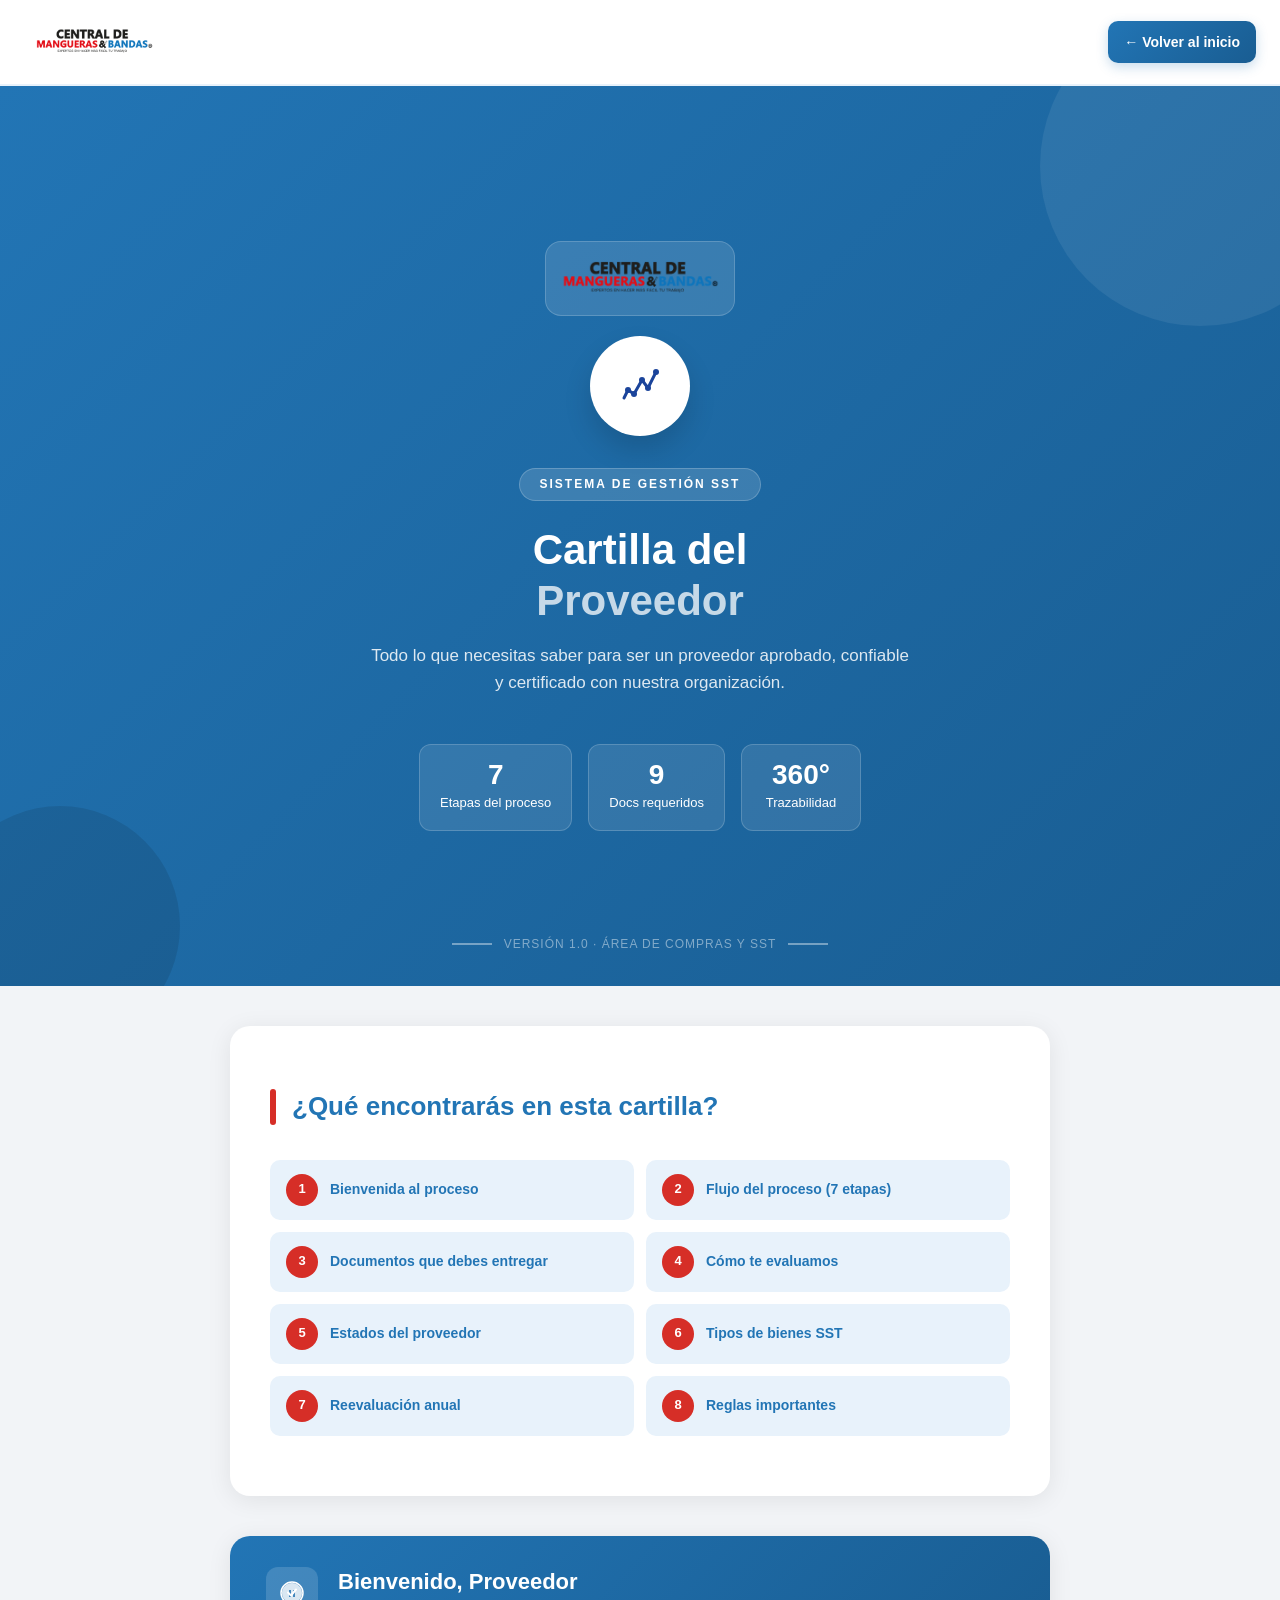
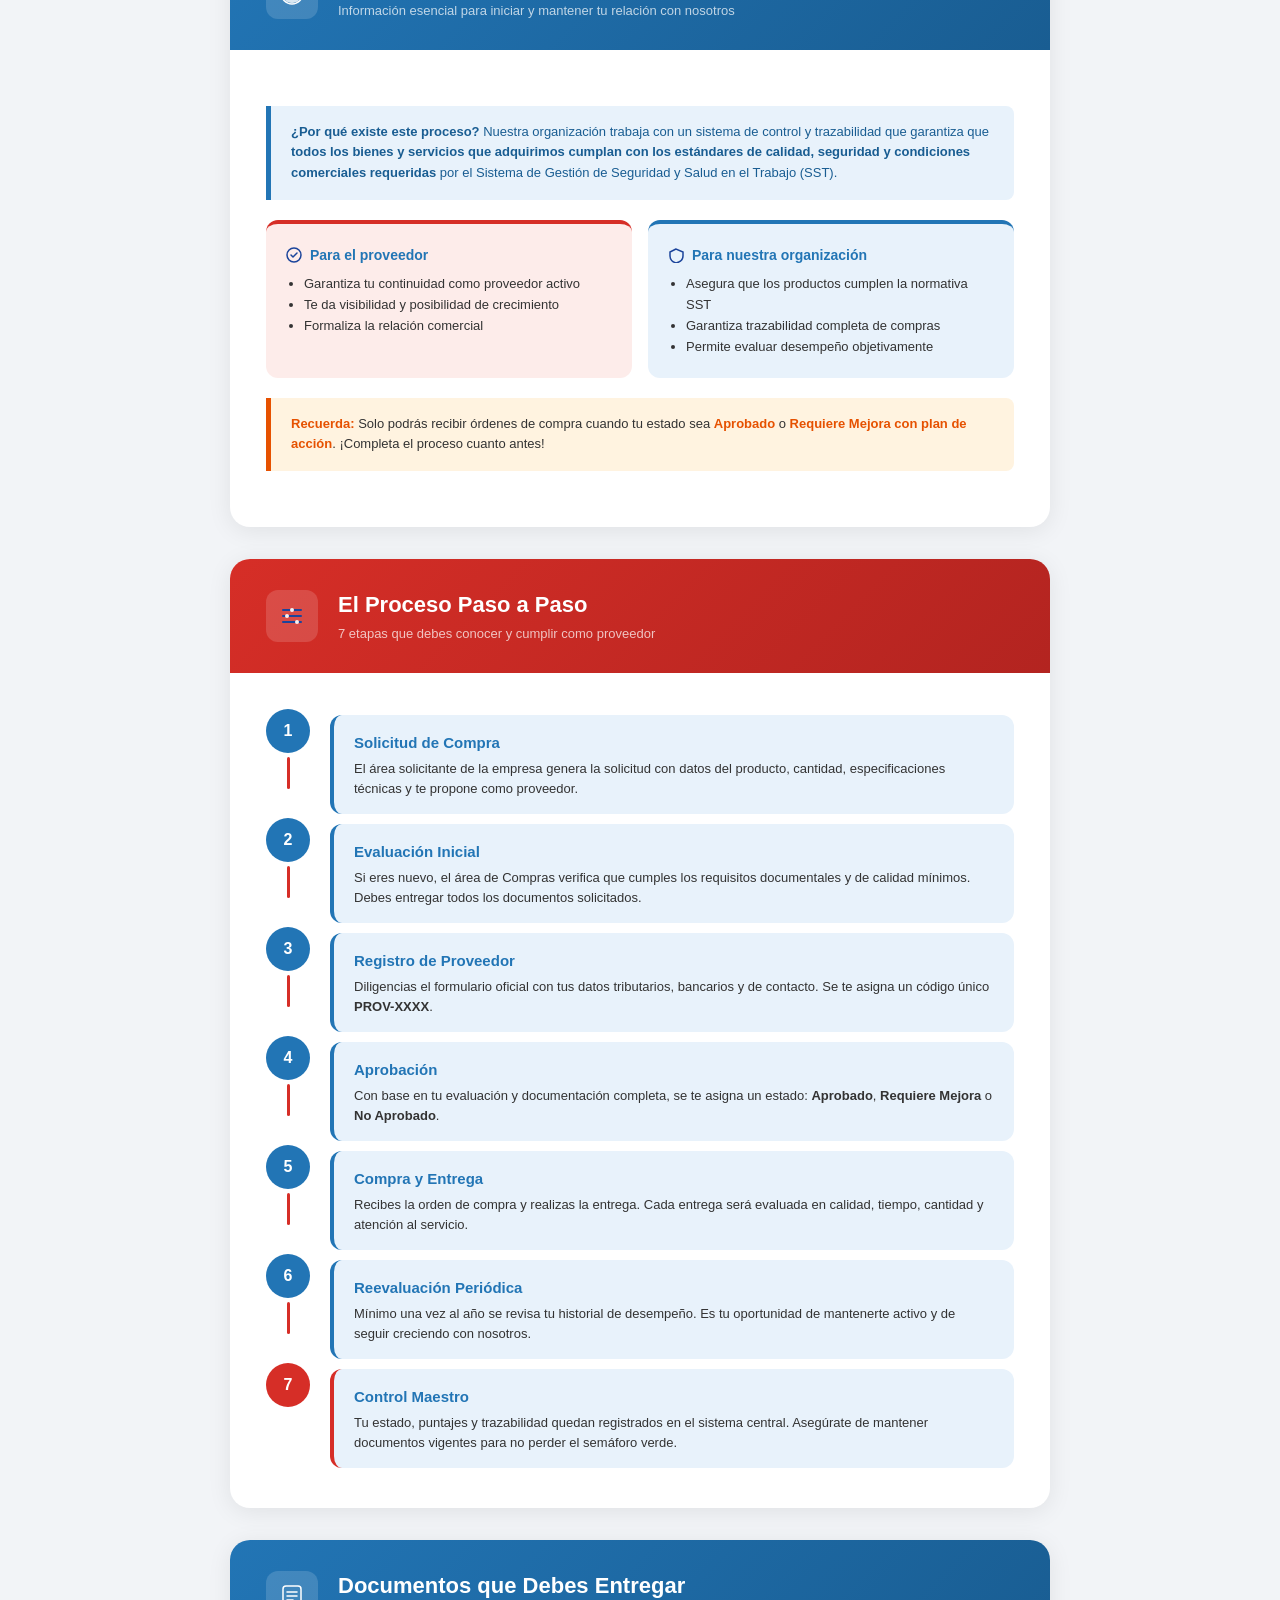
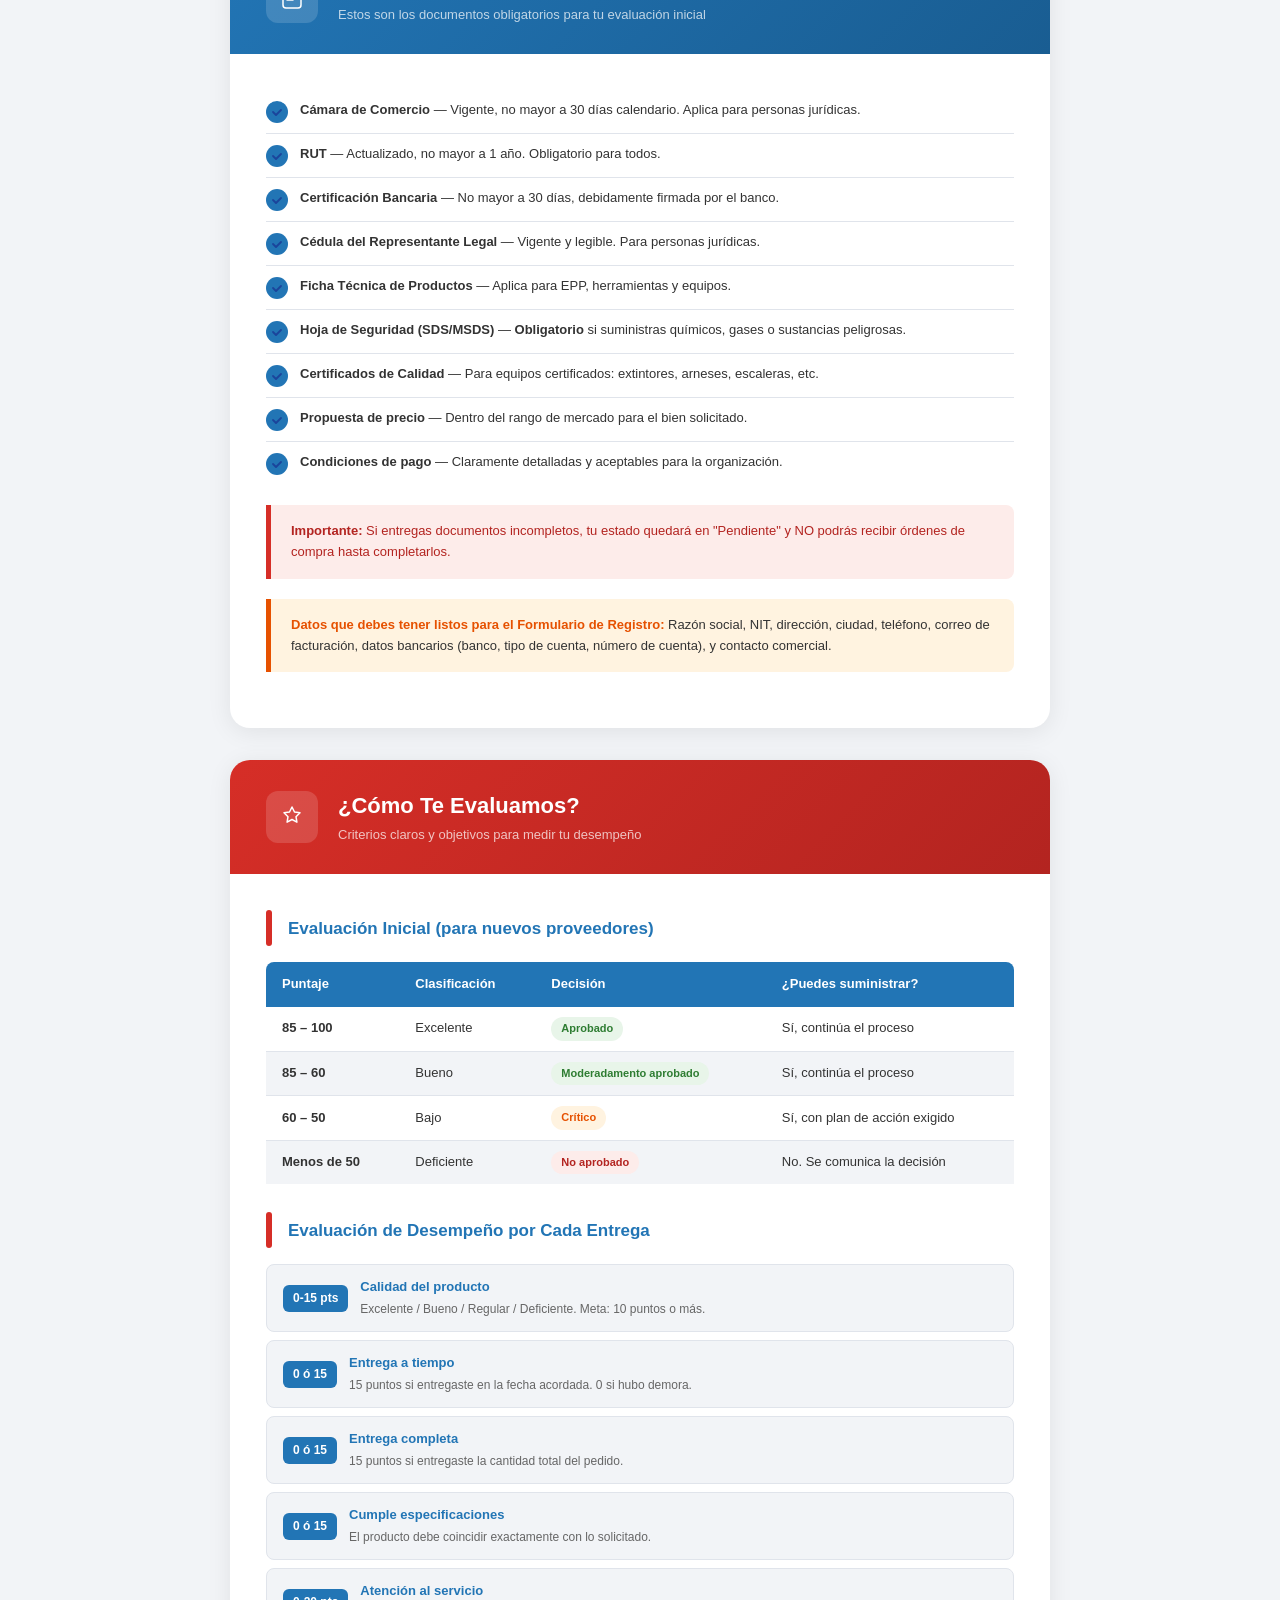
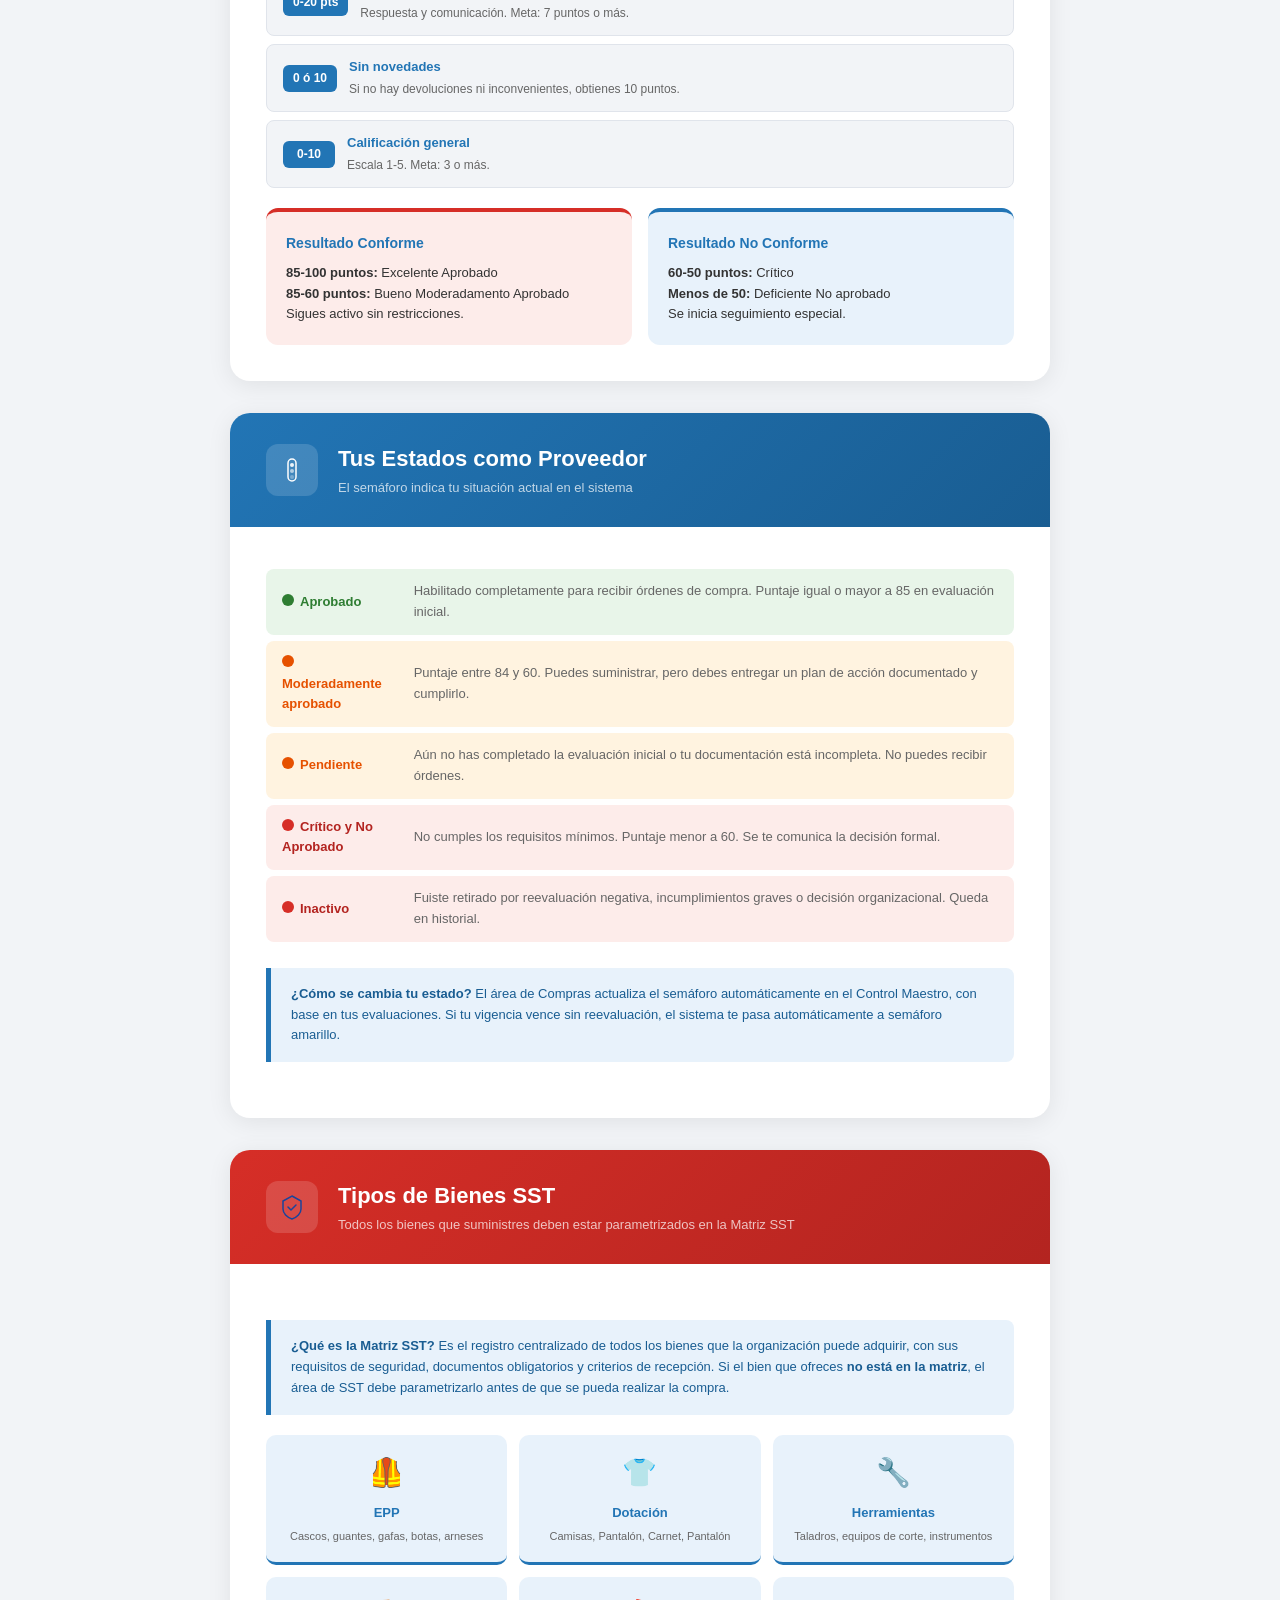
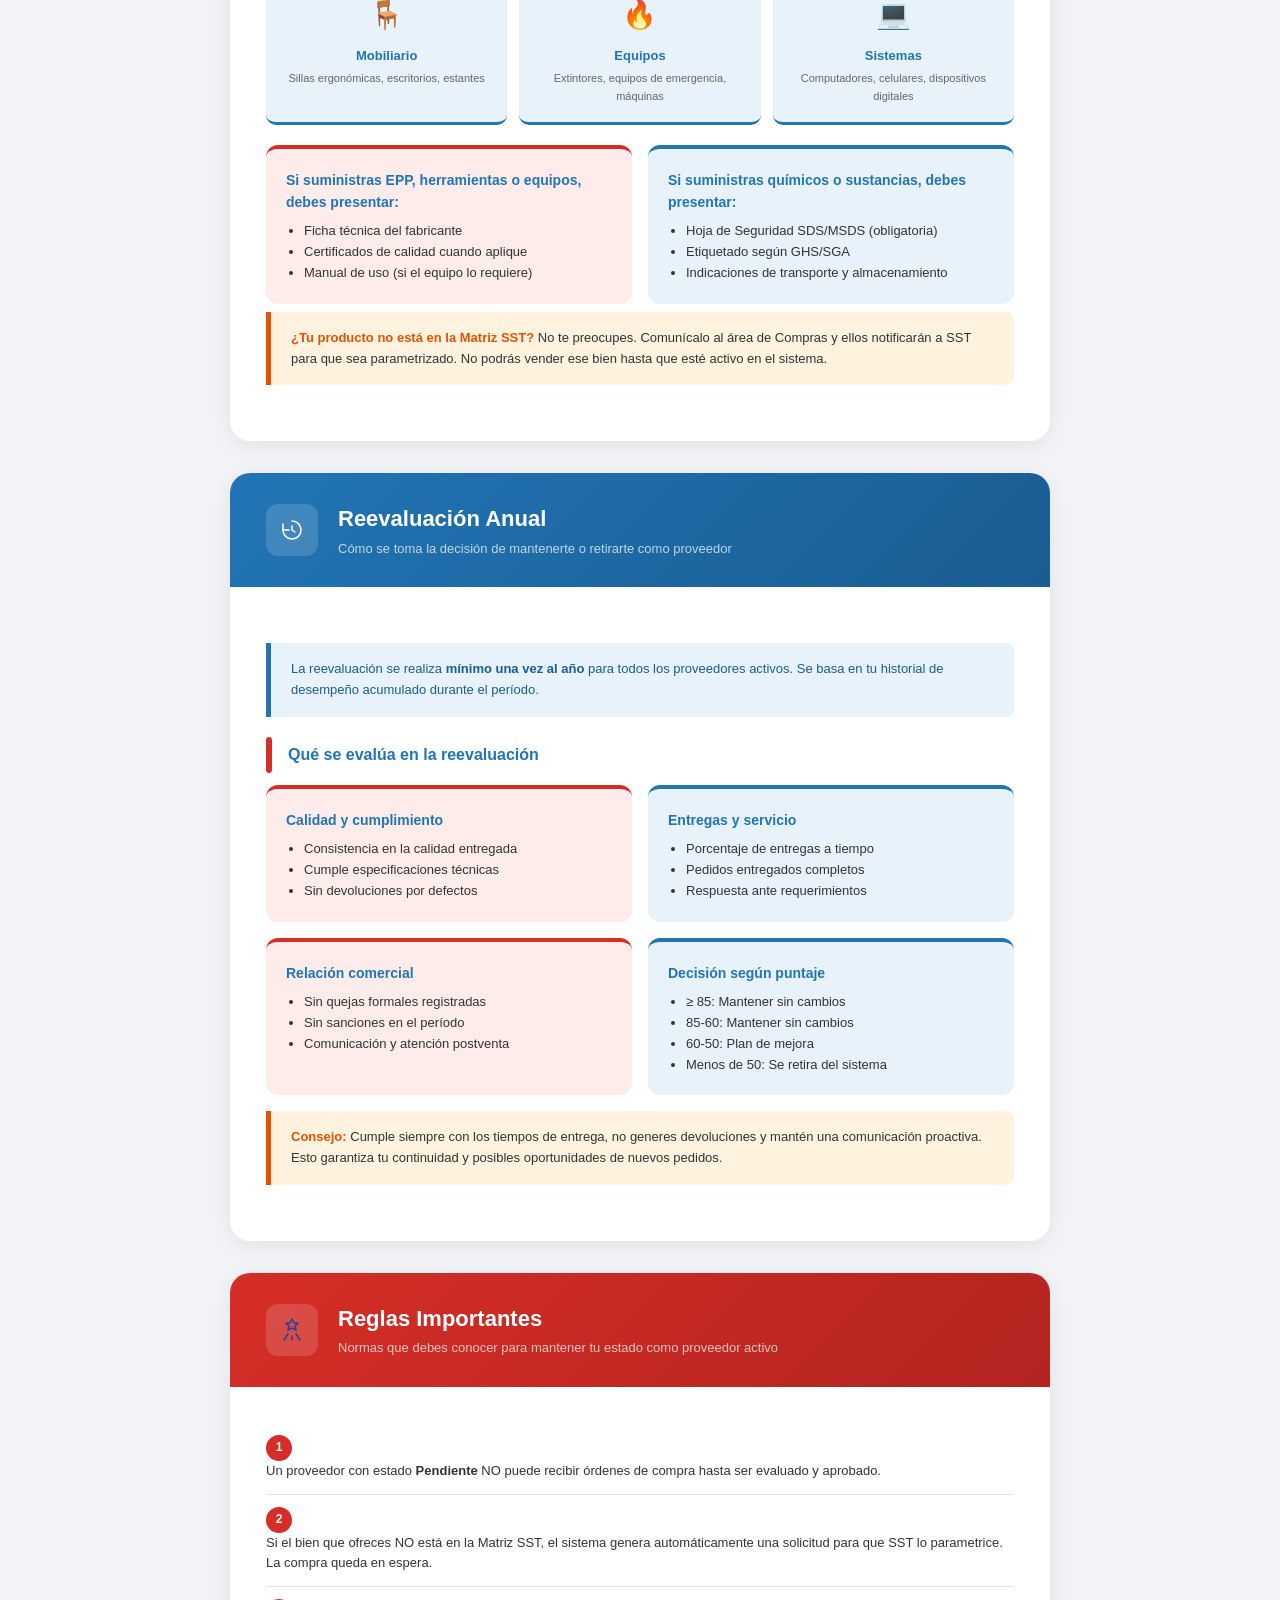
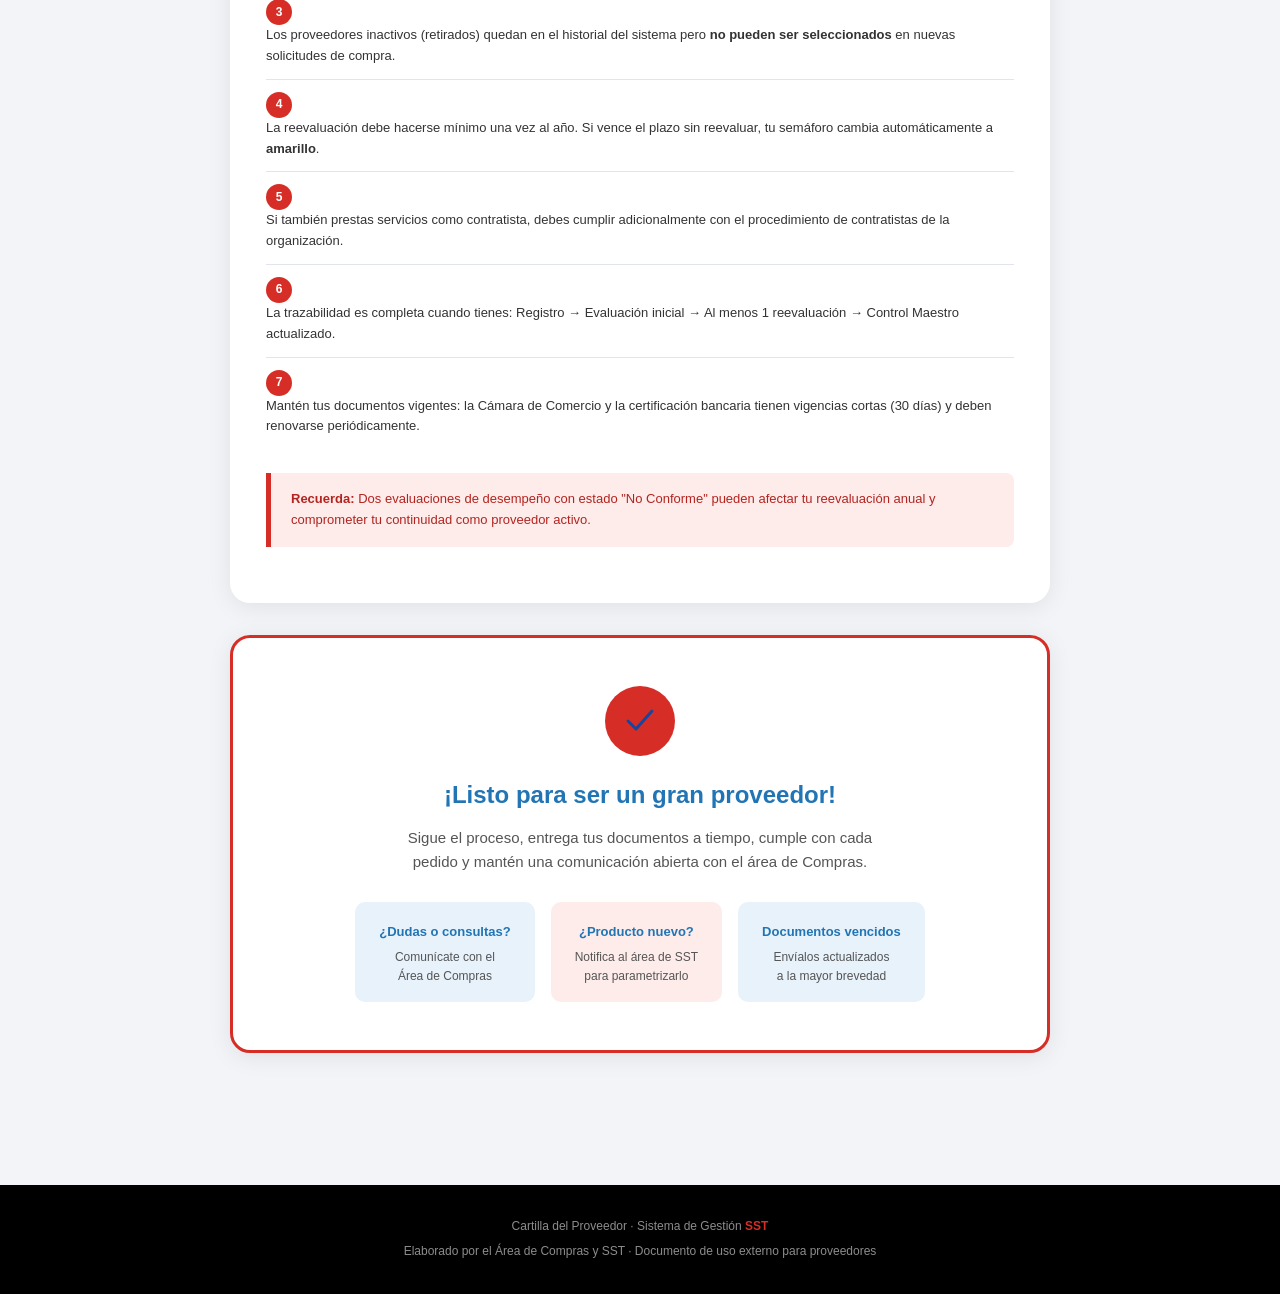
<file: cartilla_proveedores.html>
<!DOCTYPE html>
<html lang="es" class="theme-corporativo">
<head>
<base target="_top">
<meta charset="UTF-8">
<meta name="viewport" content="width=device-width, initial-scale=1.0">
<title>Cartilla del Proveedor</title>
<link rel="stylesheet" href="css/variables.css">
<link rel="stylesheet" href="css/base.css">
<link rel="stylesheet" href="css/themes.css">
<link rel="stylesheet" href="css/proveedores.css">

</head>
<body>
  <div class="topbar">
  <img src="logo.png" alt="Logo empresa" class="logo-topbar" onerror="this.style.display='none'">
  <a class="btn-volver" href="index.html">← Volver al inicio</a>
</div>

<!-- ============ PORTADA ============ -->
<div class="portada">
       <img src="logo.png" alt="Logo empresa" class="logo-portada" onerror="this.style.display='none'"> 
  <div class="portada-icono">
    <svg viewBox="0 0 52 52" fill="none" xmlns="http://www.w3.org/2000/svg">
      <path d="M10 38l4-8 6 4 8-14 6 8 8-16" stroke="#1b449b" stroke-width="3" stroke-linecap="round" stroke-linejoin="round"/>
      <circle cx="14" cy="30" r="3" fill="#1b449b"/>
      <circle cx="20" cy="34" r="3" fill="#1b449b"/>
      <circle cx="28" cy="20" r="3" fill="#1b449b"/>
      <circle cx="34" cy="28" r="3" fill="#1b449b"/>
      <circle cx="42" cy="12" r="3" fill="#1b449b"/>
    </svg>
  </div>
  <div class="portada-tag">Sistema de Gestión SST</div>
  <h1>Cartilla del<br><span>Proveedor</span></h1>
  <p>Todo lo que necesitas saber para ser un proveedor aprobado, confiable y certificado con nuestra organización.</p>
  <div class="portada-cards">
    <div class="portada-card"><span class="num">7</span>Etapas del proceso</div>
    <div class="portada-card"><span class="num">9</span>Docs requeridos</div>
    <div class="portada-card"><span class="num">360°</span>Trazabilidad</div>
  </div>
  <div class="portada-bottom">
    <div class="linea"></div>
    <span>Versión 1.0 · Área de Compras y SST</span>
    <div class="linea"></div>
  </div>
</div>

<!-- ============ ÍNDICE ============ -->
<div class="contenido">

<div class="indice" style="margin-top:40px;">
  <div class="seccion-titulo">
    <div class="barra"></div>
    <h2>¿Qué encontrarás en esta cartilla?</h2>
  </div>
  <div class="indice-grid">
    <a class="indice-item" href="#bienvenida"><div class="indice-num">1</div>Bienvenida al proceso</a>
    <a class="indice-item" href="#flujo"><div class="indice-num">2</div>Flujo del proceso (7 etapas)</a>
    <a class="indice-item" href="#documentos"><div class="indice-num">3</div>Documentos que debes entregar</a>
    <a class="indice-item" href="#evaluacion"><div class="indice-num">4</div>Cómo te evaluamos</a>
    <a class="indice-item" href="#semaforo"><div class="indice-num">5</div>Estados del proveedor</a>
    <a class="indice-item" href="#bienes"><div class="indice-num">6</div>Tipos de bienes SST</a>
    <a class="indice-item" href="#reeval"><div class="indice-num">7</div>Reevaluación anual</a>
    <a class="indice-item" href="#reglas"><div class="indice-num">8</div>Reglas importantes</a>
  </div>
</div>

<!-- ============ SECCIÓN 1: BIENVENIDA ============ -->
<div class="seccion" id="bienvenida">
  <div class="seccion-header">
    <div class="icono-header">
      <svg width="28" height="28" viewBox="0 0 28 28" fill="none">
        <path d="M14 4C8.48 4 4 8.48 4 14s4.48 10 10 10 10-4.48 10-10S19.52 4 14 4zm-1 14H11V11h2v7zm4 0h-2V11h2v7z" fill="white" opacity="0.8"/>
        <path d="M14 3C8 3 3 8 3 14s5 11 11 11 11-5 11-11S20 3 14 3z" stroke="white" stroke-width="1.5" fill="none"/>
        <path d="M10 13.5l3 3 5-6" stroke="white" stroke-width="2" stroke-linecap="round" stroke-linejoin="round"/>
      </svg>
    </div>
    <div>
      <h3>Bienvenido, Proveedor</h3>
      <p>Información esencial para iniciar y mantener tu relación con nosotros</p>
    </div>
  </div>
  <div class="seccion-body">
    <div class="info-box">
      <strong>¿Por qué existe este proceso?</strong> Nuestra organización trabaja con un sistema de control y trazabilidad que garantiza que <strong>todos los bienes y servicios que adquirimos cumplan con los estándares de calidad, seguridad y condiciones comerciales requeridas</strong> por el Sistema de Gestión de Seguridad y Salud en el Trabajo (SST).
    </div>
    <div class="cards-grid" style="margin-top:20px;">
      <div class="card-info">
        <h4>
          <svg width="16" height="16" viewBox="0 0 16 16" fill="none"><circle cx="8" cy="8" r="7" stroke="#1b449b" stroke-width="1.5"/><path d="M5 8l2 2 4-4" stroke="#1b449b" stroke-width="1.5" stroke-linecap="round" stroke-linejoin="round"/></svg>
          Para el proveedor
        </h4>
        <ul>
          <li>Garantiza tu continuidad como proveedor activo</li>
          <li>Te da visibilidad y posibilidad de crecimiento</li>
          <li>Formaliza la relación comercial</li>
        </ul>
      </div>
      <div class="card-info azul-card">
        <h4>
          <svg width="16" height="16" viewBox="0 0 16 16" fill="none"><path d="M8 2L2 5v4c0 3.3 2.6 6.1 6 6.9C12.4 15.1 15 12.3 15 9V5L8 2z" stroke="#1b449b" stroke-width="1.5" fill="none"/></svg>
          Para nuestra organización
        </h4>
        <ul>
          <li>Asegura que los productos cumplen la normativa SST</li>
          <li>Garantiza trazabilidad completa de compras</li>
          <li>Permite evaluar desempeño objetivamente</li>
        </ul>
      </div>
    </div>
    <div class="tip" style="margin-top:20px;">
      <strong>Recuerda:</strong> Solo podrás recibir órdenes de compra cuando tu estado sea <strong>Aprobado</strong> o <strong>Requiere Mejora con plan de acción</strong>. ¡Completa el proceso cuanto antes!
    </div>
  </div>
</div>

<!-- ============ SECCIÓN 2: FLUJO ============ -->
<div class="seccion" id="flujo">
  <div class="seccion-header verde">
    <div class="icono-header">
      <svg width="28" height="28" viewBox="0 0 28 28" fill="none">
        <path d="M5 14h18M5 8h18M5 20h18" stroke="#1b449b" stroke-width="2" stroke-linecap="round"/>
        <circle cx="9" cy="14" r="2" fill="#f7f0f0"/>
        <circle cx="14" cy="8" r="2" fill="#f7f0f0"/>
        <circle cx="19" cy="20" r="2" fill="#f7f0f0"/>
      </svg>
    </div>
    <div>
      <h3>El Proceso Paso a Paso</h3>
      <p>7 etapas que debes conocer y cumplir como proveedor</p>
    </div>
  </div>
  <div class="seccion-body">
    <div class="flujo">

      <div class="flujo-paso">
        <div class="flujo-linea">
          <div class="flujo-circulo">1</div>
          <div class="flujo-conector"></div>
        </div>
        <div class="flujo-contenido">
          <h4>Solicitud de Compra</h4>
          <p>El área solicitante de la empresa genera la solicitud con datos del producto, cantidad, especificaciones técnicas y te propone como proveedor.</p>
        </div>
      </div>

      <div class="flujo-paso">
        <div class="flujo-linea">
          <div class="flujo-circulo">2</div>
          <div class="flujo-conector"></div>
        </div>
        <div class="flujo-contenido">
          <h4>Evaluación Inicial</h4>
          <p>Si eres nuevo, el área de Compras verifica que cumples los requisitos documentales y de calidad mínimos. Debes entregar todos los documentos solicitados.</p>
        </div>
      </div>

      <div class="flujo-paso">
        <div class="flujo-linea">
          <div class="flujo-circulo">3</div>
          <div class="flujo-conector"></div>
        </div>
        <div class="flujo-contenido">
          <h4>Registro de Proveedor</h4>
          <p>Diligencias el formulario oficial con tus datos tributarios, bancarios y de contacto. Se te asigna un código único <strong>PROV-XXXX</strong>.</p>
        </div>
      </div>

      <div class="flujo-paso">
        <div class="flujo-linea">
          <div class="flujo-circulo">4</div>
          <div class="flujo-conector"></div>
        </div>
        <div class="flujo-contenido">
          <h4>Aprobación</h4>
          <p>Con base en tu evaluación y documentación completa, se te asigna un estado: <strong>Aprobado</strong>, <strong>Requiere Mejora</strong> o <strong>No Aprobado</strong>.</p>
        </div>
      </div>

      <div class="flujo-paso">
        <div class="flujo-linea">
          <div class="flujo-circulo">5</div>
          <div class="flujo-conector"></div>
        </div>
        <div class="flujo-contenido">
          <h4>Compra y Entrega</h4>
          <p>Recibes la orden de compra y realizas la entrega. Cada entrega será evaluada en calidad, tiempo, cantidad y atención al servicio.</p>
        </div>
      </div>

      <div class="flujo-paso">
        <div class="flujo-linea">
          <div class="flujo-circulo">6</div>
          <div class="flujo-conector"></div>
        </div>
        <div class="flujo-contenido">
          <h4>Reevaluación Periódica</h4>
          <p>Mínimo una vez al año se revisa tu historial de desempeño. Es tu oportunidad de mantenerte activo y de seguir creciendo con nosotros.</p>
        </div>
      </div>

      <div class="flujo-paso">
        <div class="flujo-linea">
          <div class="flujo-circulo" style="background:var(--verde);color:var(--blanco);">7</div>
        </div>
        <div class="flujo-contenido" style="border-left-color:var(--verde);">
          <h4>Control Maestro</h4>
          <p>Tu estado, puntajes y trazabilidad quedan registrados en el sistema central. Asegúrate de mantener documentos vigentes para no perder el semáforo verde.</p>
        </div>
      </div>

      

    </div>
  </div>
</div>

<!-- ============ SECCIÓN 3: DOCUMENTOS ============ -->
<div class="seccion" id="documentos">
  <div class="seccion-header">
    <div class="icono-header">
      <svg width="28" height="28" viewBox="0 0 28 28" fill="none">
        <rect x="5" y="3" width="18" height="22" rx="3" stroke="white" stroke-width="1.5" fill="none"/>
        <path d="M9 9h10M9 13h10M9 17h6" stroke="white" stroke-width="1.5" stroke-linecap="round"/>
      </svg>
    </div>
    <div>
      <h3>Documentos que Debes Entregar</h3>
      <p>Estos son los documentos obligatorios para tu evaluación inicial</p>
    </div>
  </div>
  <div class="seccion-body">

    <ul class="checklist">
      <li>
        <div class="check-icon">
          <svg viewBox="0 0 12 12" fill="none"><path d="M2 6l3 3 5-5" stroke="#1b449b" stroke-width="1.8" stroke-linecap="round" stroke-linejoin="round"/></svg>
        </div>
        <div>
          <strong>Cámara de Comercio</strong> — Vigente, no mayor a 30 días calendario. Aplica para personas jurídicas.
        </div>
      </li>
      <li>
        <div class="check-icon">
          <svg viewBox="0 0 12 12" fill="none"><path d="M2 6l3 3 5-5" stroke="#1b449b" stroke-width="1.8" stroke-linecap="round" stroke-linejoin="round"/></svg>
        </div>
        <div>
          <strong>RUT</strong> — Actualizado, no mayor a 1 año. Obligatorio para todos.
        </div>
      </li>
      <li>
        <div class="check-icon">
          <svg viewBox="0 0 12 12" fill="none"><path d="M2 6l3 3 5-5" stroke="#1b449b" stroke-width="1.8" stroke-linecap="round" stroke-linejoin="round"/></svg>
        </div>
        <div>
          <strong>Certificación Bancaria</strong> — No mayor a 30 días, debidamente firmada por el banco.
        </div>
      </li>
      <li>
        <div class="check-icon">
          <svg viewBox="0 0 12 12" fill="none"><path d="M2 6l3 3 5-5" stroke="#1b449b" stroke-width="1.8" stroke-linecap="round" stroke-linejoin="round"/></svg>
        </div>
        <div>
          <strong>Cédula del Representante Legal</strong> — Vigente y legible. Para personas jurídicas.
        </div>
      </li>
      <li>
        <div class="check-icon">
          <svg viewBox="0 0 12 12" fill="none"><path d="M2 6l3 3 5-5" stroke="#1b449b" stroke-width="1.8" stroke-linecap="round" stroke-linejoin="round"/></svg>
        </div>
        <div>
          <strong>Ficha Técnica de Productos</strong> — Aplica para EPP, herramientas y equipos.
        </div>
      </li>
      <li>
        <div class="check-icon">
          <svg viewBox="0 0 12 12" fill="none"><path d="M2 6l3 3 5-5" stroke="#1b449b" stroke-width="1.8" stroke-linecap="round" stroke-linejoin="round"/></svg>
        </div>
        <div>
          <strong>Hoja de Seguridad (SDS/MSDS)</strong> — <strong>Obligatorio</strong> si suministras químicos, gases o sustancias peligrosas.
        </div>
      </li>
      <li>
        <div class="check-icon">
          <svg viewBox="0 0 12 12" fill="none"><path d="M2 6l3 3 5-5" stroke="#1b449b" stroke-width="1.8" stroke-linecap="round" stroke-linejoin="round"/></svg>
        </div>
        <div>
          <strong>Certificados de Calidad</strong> — Para equipos certificados: extintores, arneses, escaleras, etc.
        </div>
      </li>
      <li>
        <div class="check-icon">
          <svg viewBox="0 0 12 12" fill="none"><path d="M2 6l3 3 5-5" stroke="#1b449b" stroke-width="1.8" stroke-linecap="round" stroke-linejoin="round"/></svg>
        </div>
        <div>
          <strong>Propuesta de precio</strong> — Dentro del rango de mercado para el bien solicitado.
        </div>
      </li>
      <li>
        <div class="check-icon">
          <svg viewBox="0 0 12 12" fill="none"><path d="M2 6l3 3 5-5" stroke="#1b449b" stroke-width="1.8" stroke-linecap="round" stroke-linejoin="round"/></svg>
        </div>
        <div>
          <strong>Condiciones de pago</strong> — Claramente detalladas y aceptables para la organización.
        </div>
      </li>
    </ul>

    <div class="alerta" style="margin-top:20px;">
      <strong>Importante:</strong> Si entregas documentos incompletos, tu estado quedará en "Pendiente" y NO podrás recibir órdenes de compra hasta completarlos.
    </div>

    <div class="tip">
      <strong>Datos que debes tener listos para el Formulario de Registro:</strong> Razón social, NIT, dirección, ciudad, teléfono, correo de facturación, datos bancarios (banco, tipo de cuenta, número de cuenta), y contacto comercial.
    </div>

  </div>
</div>

<!-- ============ SECCIÓN 4: EVALUACIÓN ============ -->
<div class="seccion" id="evaluacion">
  <div class="seccion-header verde">
    <div class="icono-header">
      <svg width="28" height="28" viewBox="0 0 28 28" fill="none">
        <path d="M14 4l2.5 5 5.5.8-4 3.9.9 5.5L14 16.5l-4.9 2.7.9-5.5L6 9.8l5.5-.8L14 4z" stroke="#ffffff" stroke-width="1.5" stroke-linejoin="round" fill="none"/>
      </svg>
    </div>
    <div>
      <h3>¿Cómo Te Evaluamos?</h3>
      <p>Criterios claros y objetivos para medir tu desempeño</p>
    </div>
  </div>
  <div class="seccion-body">

    <div class="seccion-titulo" style="margin-bottom:16px;">
      <div class="barra"></div>
      <h2 style="font-size:17px;">Evaluación Inicial (para nuevos proveedores)</h2>
    </div>

    <table class="puntaje-tabla">
      <thead>
        <tr>
          <th>Puntaje</th>
          <th>Clasificación</th>
          <th>Decisión</th>
          <th>¿Puedes suministrar?</th>
        </tr>
      </thead>
      <tbody>
        <tr>
          <td><strong>85 – 100</strong></td>
          <td>Excelente</td>
          <td><span class="badge aprobado">Aprobado </span></td>
          <td>Sí, continúa el proceso</td>
        </tr>
        <tr>
          <td><strong>85 – 60</strong></td>
          <td>Bueno</td>
          <td><span class="badge aprobado">Moderadamento aprobado </span></td>
          <td>Sí, continúa el proceso</td>
        </tr>
        <tr>
          <td><strong>60 – 50</strong></td>
          <td>Bajo</td>
          <td><span class="badge mejora">Crítico</span></td>
          <td>Sí, con plan de acción exigido</td>
        </tr>
        <tr>
          <td><strong>Menos de 50</strong></td>
          <td>Deficiente</td>
          <td><span class="badge rechazado">No aprobado</span></td>
          <td>No. Se comunica la decisión</td>
        </tr>
      </tbody>
    </table>

    <div class="seccion-titulo" style="margin-top:28px; margin-bottom:16px;">
      <div class="barra"></div>
      <h2 style="font-size:17px;">Evaluación de Desempeño por Cada Entrega</h2>
    </div>

    <div class="criterio-item">
      <div class="criterio-puntos">0-15 pts</div>
      <div>
        <div class="criterio-nombre">Calidad del producto</div>
        <div class="criterio-desc">Excelente / Bueno / Regular / Deficiente. Meta: 10 puntos o más.</div>
      </div>
    </div>
    <div class="criterio-item">
      <div class="criterio-puntos">0 ó 15</div>
      <div>
        <div class="criterio-nombre">Entrega a tiempo</div>
        <div class="criterio-desc">15 puntos si entregaste en la fecha acordada. 0 si hubo demora.</div>
      </div>
    </div>
    <div class="criterio-item">
      <div class="criterio-puntos">0 ó 15</div>
      <div>
        <div class="criterio-nombre">Entrega completa</div>
        <div class="criterio-desc">15 puntos si entregaste la cantidad total del pedido.</div>
      </div>
    </div>
    <div class="criterio-item">
      <div class="criterio-puntos">0 ó 15</div>
      <div>
        <div class="criterio-nombre">Cumple especificaciones</div>
        <div class="criterio-desc">El producto debe coincidir exactamente con lo solicitado.</div>
      </div>
    </div>
    <div class="criterio-item">
      <div class="criterio-puntos">0-20 pts</div>
      <div>
        <div class="criterio-nombre">Atención al servicio</div>
        <div class="criterio-desc">Respuesta y comunicación. Meta: 7 puntos o más.</div>
      </div>
    </div>
    <div class="criterio-item">
      <div class="criterio-puntos">0 ó 10</div>
      <div>
        <div class="criterio-nombre">Sin novedades</div>
        <div class="criterio-desc">Si no hay devoluciones ni inconvenientes, obtienes 10 puntos.</div>
      </div>
    </div>
    <div class="criterio-item">
      <div class="criterio-puntos">0-10</div>
      <div>
        <div class="criterio-nombre">Calificación general</div>
        <div class="criterio-desc">Escala 1-5. Meta: 3 o más.</div>
      </div>
    </div>

    <div class="cards-grid" style="margin-top:20px;">
      <div class="card-info">
        <h4>Resultado Conforme</h4>
        <p><strong>85-100 puntos:</strong> Excelente Aprobado<br><strong>85-60 puntos:</strong> Bueno Moderadamento Aprobado<br>Sigues activo sin restricciones.</p>
      </div>
      <div class="card-info azul-card">
        <h4>Resultado No Conforme</h4>
        <p><strong>60-50 puntos:</strong> Crítico<br><strong>Menos de 50:</strong> Deficiente No aprobado<br>Se inicia seguimiento especial.</p>
      </div>
    </div>

  </div>
</div>

<!-- ============ SECCIÓN 5: SEMÁFORO ============ -->
<div class="seccion" id="semaforo">
  <div class="seccion-header">
    <div class="icono-header">
      <svg width="28" height="28" viewBox="0 0 28 28" fill="none">
        <rect x="10" y="3" width="8" height="22" rx="4" stroke="white" stroke-width="1.5" fill="none"/>
        <circle cx="14" cy="9" r="2" fill="white" opacity="0.9"/>
        <circle cx="14" cy="15" r="2" fill="white" opacity="0.6"/>
        <circle cx="14" cy="21" r="2" fill="white" opacity="0.3"/>
      </svg>
    </div>
    <div>
      <h3>Tus Estados como Proveedor</h3>
      <p>El semáforo indica tu situación actual en el sistema</p>
    </div>
  </div>
  <div class="seccion-body">

    <table class="semaforo-tabla">
      <tbody>
        <tr class="semaforo-fila">
          <td class="estado-verde"><span class="punto verde"></span>Aprobado</td>
          <td class="estado-verde">Habilitado completamente para recibir órdenes de compra. Puntaje igual o mayor a 85 en evaluación inicial.</td>
        </tr>
        <tr class="semaforo-fila">
          <td class="estado-amarillo"><span class="punto amarillo"></span>Moderadamente aprobado</td>
          <td class="estado-amarillo">Puntaje entre 84 y 60. Puedes suministrar, pero debes entregar un plan de acción documentado y cumplirlo.</td>
        </tr>
        <tr class="semaforo-fila">
          <td class="estado-amarillo"><span class="punto amarillo"></span>Pendiente</td>
          <td class="estado-amarillo">Aún no has completado la evaluación inicial o tu documentación está incompleta. No puedes recibir órdenes.</td>
        </tr>
        <tr class="semaforo-fila">
          <td class="estado-rojo"><span class="punto rojo"></span>Crítico y No Aprobado</td>
          <td class="estado-rojo">No cumples los requisitos mínimos. Puntaje menor a 60. Se te comunica la decisión formal.</td>
        </tr>
        <tr class="semaforo-fila">
          <td class="estado-rojo"><span class="punto rojo"></span>Inactivo</td>
          <td class="estado-rojo">Fuiste retirado por reevaluación negativa, incumplimientos graves o decisión organizacional. Queda en historial.</td>
        </tr>
      </tbody>
    </table>

    <div class="info-box" style="margin-top:20px;">
      <strong>¿Cómo se cambia tu estado?</strong> El área de Compras actualiza el semáforo automáticamente en el Control Maestro, con base en tus evaluaciones. Si tu vigencia vence sin reevaluación, el sistema te pasa automáticamente a semáforo amarillo.
    </div>

  </div>
</div>

<!-- ============ SECCIÓN 6: BIENES SST ============ -->
<div class="seccion" id="bienes">
  <div class="seccion-header verde">
    <div class="icono-header">
      <svg width="28" height="28" viewBox="0 0 28 28" fill="none">
        <path d="M14 3l9 5v8c0 4.4-3.9 8.5-9 10-5.1-1.5-9-5.6-9-10V8l9-5z" stroke="#1b449b" stroke-width="1.5" fill="none"/>
        <path d="M10 14l3 3 5-5" stroke="#1b449b" stroke-width="1.5" stroke-linecap="round" stroke-linejoin="round"/>
      </svg>
    </div>
    <div>
      <h3>Tipos de Bienes SST</h3>
      <p>Todos los bienes que suministres deben estar parametrizados en la Matriz SST</p>
    </div>
  </div>
  <div class="seccion-body">

    <div class="info-box" style="margin-bottom:20px;">
      <strong>¿Qué es la Matriz SST?</strong> Es el registro centralizado de todos los bienes que la organización puede adquirir, con sus requisitos de seguridad, documentos obligatorios y criterios de recepción. Si el bien que ofreces <strong>no está en la matriz</strong>, el área de SST debe parametrizarlo antes de que se pueda realizar la compra.
    </div>

    <div class="categorias-grid">
      <div class="categoria-card">
        <span class="cat-icono">🦺</span>
        <h5>EPP</h5>
        <p>Cascos, guantes, gafas, botas, arneses</p>
      </div>
      <div class="categoria-card">
        <span class="cat-icono">👕</span>
        <h5>Dotación</h5>
        <p>Camisas, Pantalón, Carnet, Pantalón</p>
      </div>
      <div class="categoria-card">
        <span class="cat-icono">🔧</span>
        <h5>Herramientas</h5>
        <p>Taladros, equipos de corte, instrumentos</p>
      </div>
      <div class="categoria-card">
        <span class="cat-icono">🪑</span>
        <h5>Mobiliario</h5>
        <p>Sillas ergonómicas, escritorios, estantes</p>
      </div>
      <div class="categoria-card">
        <span class="cat-icono">🔥</span>
        <h5>Equipos</h5>
        <p>Extintores, equipos de emergencia, máquinas</p>
      </div>
      <div class="categoria-card">
        <span class="cat-icono">💻</span>
        <h5>Sistemas</h5>
        <p>Computadores, celulares, dispositivos digitales</p>
      </div>
    </div>

    <div class="cards-grid" style="margin-top:20px;">
      <div class="card-info">
        <h4>Si suministras EPP, herramientas o equipos, debes presentar:</h4>
        <ul>
          <li>Ficha técnica del fabricante</li>
          <li>Certificados de calidad cuando aplique</li>
          <li>Manual de uso (si el equipo lo requiere)</li>
        </ul>
      </div>
      <div class="card-info azul-card">
        <h4>Si suministras químicos o sustancias, debes presentar:</h4>
        <ul>
          <li>Hoja de Seguridad SDS/MSDS (obligatoria)</li>
          <li>Etiquetado según GHS/SGA</li>
          <li>Indicaciones de transporte y almacenamiento</li>
        </ul>
      </div>
    </div>

    <div class="tip" style="margin-top:8px;">
      <strong>¿Tu producto no está en la Matriz SST?</strong> No te preocupes. Comunícalo al área de Compras y ellos notificarán a SST para que sea parametrizado. No podrás vender ese bien hasta que esté activo en el sistema.
    </div>

  </div>
</div>

<!-- ============ SECCIÓN 7: REEVALUACIÓN ============ -->
<div class="seccion" id="reeval">
  <div class="seccion-header">
    <div class="icono-header">
      <svg width="28" height="28" viewBox="0 0 28 28" fill="none">
        <path d="M5 14a9 9 0 1 0 9-9" stroke="white" stroke-width="1.5" stroke-linecap="round" fill="none"/>
        <path d="M5 8v6h6" stroke="white" stroke-width="1.5" stroke-linecap="round" stroke-linejoin="round" fill="none"/>
        <path d="M14 10v4l3 2" stroke="white" stroke-width="1.5" stroke-linecap="round" fill="none"/>
      </svg>
    </div>
    <div>
      <h3>Reevaluación Anual</h3>
      <p>Cómo se toma la decisión de mantenerte o retirarte como proveedor</p>
    </div>
  </div>
  <div class="seccion-body">

    <div class="info-box" style="margin-bottom:20px;">
      La reevaluación se realiza <strong>mínimo una vez al año</strong> para todos los proveedores activos. Se basa en tu historial de desempeño acumulado durante el período.
    </div>

    <div class="seccion-titulo" style="margin-bottom:12px;">
      <div class="barra"></div>
      <h2 style="font-size:16px;">Qué se evalúa en la reevaluación</h2>
    </div>

    <div class="cards-grid">
      <div class="card-info">
        <h4>Calidad y cumplimiento</h4>
        <ul>
          <li>Consistencia en la calidad entregada</li>
          <li>Cumple especificaciones técnicas</li>
          <li>Sin devoluciones por defectos</li>
        </ul>
      </div>
      <div class="card-info azul-card">
        <h4>Entregas y servicio</h4>
        <ul>
          <li>Porcentaje de entregas a tiempo</li>
          <li>Pedidos entregados completos</li>
          <li>Respuesta ante requerimientos</li>
        </ul>
      </div>
      <div class="card-info">
        <h4>Relación comercial</h4>
        <ul>
          <li>Sin quejas formales registradas</li>
          <li>Sin sanciones en el período</li>
          <li>Comunicación y atención postventa</li>
        </ul>
      </div>
      <div class="card-info azul-card">
        <h4>Decisión según puntaje</h4>
        <ul>
          <li>≥ 85: Mantener sin cambios</li>
          <li>85-60: Mantener sin cambios</li>
          <li>60-50: Plan de mejora</li>
          <li>Menos de 50: Se retira del sistema</li>
        </ul>
      </div>
    </div>

    <div class="tip" style="margin-top:16px;">
      <strong>Consejo:</strong> Cumple siempre con los tiempos de entrega, no generes devoluciones y mantén una comunicación proactiva. Esto garantiza tu continuidad y posibles oportunidades de nuevos pedidos.
    </div>

  </div>
</div>

<!-- ============ SECCIÓN 8: REGLAS ============ -->
<div class="seccion" id="reglas">
  <div class="seccion-header verde">
    <div class="icono-header">
      <svg width="28" height="28" viewBox="0 0 28 28" fill="none">
        <path d="M14 3l2 4h4l-3 3 1 4-4-2-4 2 1-4-3-3h4l2-4z" stroke="#1b449b" stroke-width="1.5" stroke-linejoin="round" fill="none"/>
        <path d="M10 18l-4 6M18 18l4 6M14 20v4" stroke="#1b449b" stroke-width="1.5" stroke-linecap="round" fill="none"/>
      </svg>
    </div>
    <div>
      <h3>Reglas Importantes</h3>
      <p>Normas que debes conocer para mantener tu estado como proveedor activo</p>
    </div>
  </div>
  <div class="seccion-body">
    <ol class="reglas-lista">
      <li>Un proveedor con estado <strong> Pendiente</strong> NO puede recibir órdenes de compra hasta ser evaluado y aprobado.</li>
      <li>Si el bien que ofreces NO está en la Matriz SST, el sistema genera automáticamente una solicitud para que SST lo parametrice. La compra queda en espera.</li>
      <li>Los proveedores inactivos (retirados) quedan en el historial del sistema pero <strong>no pueden ser seleccionados</strong> en nuevas solicitudes de compra.</li>
      <li>La reevaluación debe hacerse mínimo una vez al año. Si vence el plazo sin reevaluar, tu semáforo cambia automáticamente a <strong>amarillo</strong>.</li>
      <li>Si también prestas servicios como contratista, debes cumplir adicionalmente con el procedimiento de contratistas de la organización.</li>
      <li>La trazabilidad es completa cuando tienes: Registro → Evaluación inicial → Al menos 1 reevaluación → Control Maestro actualizado.</li>
      <li>Mantén tus documentos vigentes: la Cámara de Comercio y la certificación bancaria tienen vigencias cortas (30 días) y deben renovarse periódicamente.</li>
    </ol>

    <div class="alerta" style="margin-top:24px;">
      <strong>Recuerda:</strong> Dos evaluaciones de desempeño con estado "No Conforme" pueden afectar tu reevaluación anual y comprometer tu continuidad como proveedor activo.
    </div>

  </div>
</div>

<!-- ============ RESUMEN FINAL ============ -->
<div class="seccion" style="border: 3px solid var(--verde);">
  <div class="seccion-body" style="text-align:center; padding: 48px 36px;">
    <div style="width:70px;height:70px;background:var(--verde);border-radius:50%;display:flex;align-items:center;justify-content:center;margin:0 auto 20px;">
      <svg width="36" height="36" viewBox="0 0 36 36" fill="none">
        <path d="M6 18l8 8L30 8" stroke="#1b449b" stroke-width="3" stroke-linecap="round" stroke-linejoin="round"/>
      </svg>
    </div>
    <h2 style="color:var(--azul);font-size:24px;margin-bottom:12px;">¡Listo para ser un gran proveedor!</h2>
    <p style="color:#555;font-size:15px;max-width:500px;margin:0 auto 28px;">Sigue el proceso, entrega tus documentos a tiempo, cumple con cada pedido y mantén una comunicación abierta con el área de Compras.</p>
    <div style="display:flex;gap:16px;justify-content:center;flex-wrap:wrap;">
      <div style="background:var(--azul-claro);border-radius:10px;padding:16px 24px;text-align:center;">
        <strong style="color:var(--azul);font-size:13px;">¿Dudas o consultas?</strong>
        <p style="font-size:12px;color:#555;margin-top:4px;">Comunícate con el<br>Área de Compras</p>
      </div>
      <div style="background:var(--verde-suave);border-radius:10px;padding:16px 24px;text-align:center;">
        <strong style="color:var(--azul);font-size:13px;">¿Producto nuevo?</strong>
        <p style="font-size:12px;color:#555;margin-top:4px;">Notifica al área de SST<br>para parametrizarlo</p>
      </div>
      <div style="background:var(--azul-claro);border-radius:10px;padding:16px 24px;text-align:center;">
        <strong style="color:var(--azul);font-size:13px;">Documentos vencidos</strong>
        <p style="font-size:12px;color:#555;margin-top:4px;">Envíalos actualizados<br>a la mayor brevedad</p>
      </div>
    </div>
  </div>
</div>

</div><!-- fin contenido -->

<!-- FOOTER -->
<div class="pie-pagina">
  <p>Cartilla del Proveedor · Sistema de Gestión <strong>SST</strong></p>
  <p style="margin-top:6px;">Elaborado por el Área de Compras y SST · Documento de uso externo para proveedores</p>
</div>

</body>
</html>
</file>
<file: css/variables.css>
/* ============================================================
   VARIABLES DE DISEÑO — SISTEMA DE COLOR CENTRALIZADO
   Paleta: #d62e27 | #2275b5 | #000000 | #ffffff
   ============================================================ */

:root {

  /* --- COLORES BASE --- */
  --rojo:         #d62e27;
  --rojo-oscuro:  #b32420;
  --rojo-suave:   #fdecea;

  --azul:         #2275b5;
  --azul-oscuro:  #195d92;
  --azul-claro:   #e8f2fb;

  --negro:        #000000;
  --blanco:       #ffffff;

  /* --- ESCALA DE GRISES --- */
  --gris-texto:   #1a1a1a;
  --gris-oscuro:  #333333;
  --gris-medio:   #666666;
  --gris-suave:   #f2f4f7;
  --gris-borde:   #e0e4eb;

  /* --- COLORES SEMÁNTICOS ---
     Solo toca aquí para cambiar todo el proyecto. */
  --color-primario:        var(--azul);
  --color-primario-oscuro: var(--azul-oscuro);
  --color-primario-suave:  var(--azul-claro);

  --color-acento:          var(--rojo);
  --color-acento-oscuro:   var(--rojo-oscuro);
  --color-acento-suave:    var(--rojo-suave);

  /* Verde y naranja solo para semáforos/estados */
  --color-exito:           #2e7d32;
  --color-exito-suave:     #e8f5e9;
  --color-advertencia:     #e65100;
  --color-advertencia-suave:#fff3e0;

  /* --- LEGADO (compatibilidad con clases existentes) --- */
  --verde:        var(--color-acento);
  --verde-suave:  var(--color-acento-suave);
  --naranja:      var(--color-advertencia);
  --naranja-suave:var(--color-advertencia-suave);

  /* --- SOMBRAS --- */
  --sombra-card: 0 4px 24px rgba(0, 0, 0, 0.08);
  --sombra-leve: 0 2px 8px  rgba(0, 0, 0, 0.06);
}

html.theme-corporativo {
  --color-primario:        #2275b5;
  --color-primario-oscuro: #195d92;
  --color-primario-suave:  #e8f2fb;
  --color-acento:          #d62e27;
  --color-acento-oscuro:   #b32420;
  --color-acento-suave:    #fdecea;
}
</file>
<file: css/base.css>
* {
  box-sizing: border-box;
  margin: 0;
  padding: 0;
}

html {
  scroll-behavior: smooth;
}

body {
  font-family: Arial, Helvetica, sans-serif;
  background: var(--gris-suave);
  color: var(--gris-texto);
  line-height: 1.6;
}

img {
  max-width: 100%;
  display: block;
}

a {
  text-decoration: none;
}
</file>
<file: css/themes.css>
/* ============================================================
   THEMES.CSS — variantes de tema (sobreescriben variables.css)
   ============================================================ */

html.theme-corporativo {
  --color-primario:        #2275b5;
  --color-primario-oscuro: #195d92;
  --color-primario-suave:  #e8f2fb;
  --color-acento:          #d62e27;
  --color-acento-oscuro:   #b32420;
  --color-acento-suave:    #fdecea;
}
</file>
<file: css/contratistas.css>
/* ============================================================
   CONTRATISTAS.CSS — todos los colores via variables
   ============================================================ */

/* ── LOGOS ── */
.logo-topbar {
  max-width: 150px;
  max-height: 52px;
  object-fit: contain;
  background: rgba(255,255,255,0.85);
  padding: 6px 10px;
  border-radius: 12px;
}

.logo-portada {
  max-width: 190px;
  max-height: 90px;
  object-fit: contain;
  background: rgba(255,255,255,0.12);
  border: 1px solid rgba(255,255,255,0.18);
  padding: 10px 14px;
  border-radius: 16px;
  margin-bottom: 20px;
  position: relative;
  z-index: 1;
}

/* ── TOPBAR ── */
.topbar {
  width: 100%;
  padding: 16px 24px;
  background: var(--blanco);
  border-bottom: 2px solid var(--color-primario-suave);
  display: flex;
  justify-content: space-between;
  align-items: center;
  gap: 16px;
  flex-wrap: wrap;
}

.btn-volver {
  background: linear-gradient(135deg, var(--color-primario) 0%, var(--color-primario-oscuro) 100%);
  color: var(--blanco);
  text-decoration: none;
  padding: 10px 16px;
  border-radius: 10px;
  font-weight: bold;
  font-size: 14px;
  transition: 0.2s;
  box-shadow: 0 4px 12px rgba(34,117,181,0.25);
}

.btn-volver:hover {
  transform: translateY(-1px);
  opacity: 0.92;
}

* { margin: 0; padding: 0; box-sizing: border-box; }

body {
  font-family: Arial, Helvetica, sans-serif;
  background: var(--gris-suave);
  color: var(--gris-texto);
  line-height: 1.6;
}

/* ── PORTADA ── */
.portada {
  background: linear-gradient(135deg, var(--color-primario) 0%, var(--color-primario-oscuro) 100%);
  min-height: 100vh;
  display: flex;
  flex-direction: column;
  align-items: center;
  justify-content: center;
  padding: 60px 40px;
  text-align: center;
  position: relative;
  overflow: hidden;
}

.portada::before {
  content: '';
  position: absolute;
  top: -80px; right: -80px;
  width: 340px; height: 340px;
  border-radius: 50%;
  background: rgba(255,255,255,0.07);
}

.portada::after {
  content: '';
  position: absolute;
  bottom: -70px; left: -70px;
  width: 260px; height: 260px;
  border-radius: 50%;
  background: rgba(0,0,0,0.10);
}

.portada-icono {
  width: 100px; height: 100px;
  background: var(--blanco);
  border-radius: 50%;
  display: flex; align-items: center; justify-content: center;
  margin-bottom: 28px;
  position: relative; z-index: 1;
  box-shadow: 0 14px 28px rgba(0,0,0,0.14);
}

.portada-badge {
  background: rgba(255,255,255,0.14);
  color: var(--blanco);
  border: 1px solid rgba(255,255,255,0.20);
  font-weight: 700;
  font-size: 11px;
  letter-spacing: 2px;
  text-transform: uppercase;
  padding: 8px 20px;
  border-radius: 20px;
  margin-bottom: 24px;
  position: relative; z-index: 1;
}

.portada h1 {
  color: var(--blanco);
  font-size: 40px;
  font-weight: 700;
  line-height: 1.2;
  margin-bottom: 14px;
  position: relative; z-index: 1;
}

.portada h1 span { color: rgba(255,255,255,0.75); }

.portada-sub {
  color: rgba(255,255,255,0.85);
  font-size: 16px;
  max-width: 620px;
  margin-bottom: 44px;
  position: relative; z-index: 1;
}

.portada-stats {
  display: flex;
  gap: 14px;
  flex-wrap: wrap;
  justify-content: center;
  position: relative; z-index: 1;
  margin-bottom: 52px;
}

.portada-stat {
  background: rgba(255,255,255,0.10);
  border: 1px solid rgba(255,255,255,0.18);
  border-radius: 12px;
  padding: 14px 20px;
  color: var(--blanco);
  font-size: 12px;
  text-align: center;
  min-width: 110px;
}

.portada-stat .num {
  display: block;
  font-size: 28px;
  font-weight: 700;
  color: var(--blanco);
  line-height: 1;
  margin-bottom: 4px;
}

.portada-bottom {
  position: absolute;
  bottom: 32px;
  display: flex;
  align-items: center;
  gap: 12px;
  z-index: 1;
}

.portada-bottom .linea { width: 40px; height: 2px; background: rgba(255,255,255,0.40); }
.portada-bottom span  { color: rgba(255,255,255,0.45); font-size: 11px; letter-spacing: 1.5px; text-transform: uppercase; }

/* ── ALERTA BANNER ── */
.alerta-banner {
  background: var(--color-acento);
  color: var(--blanco);
  padding: 28px 40px;
  max-width: 860px;
  margin: 32px auto 0;
  border-radius: 16px;
  display: flex;
  align-items: flex-start;
  gap: 20px;
}

.alerta-banner .icono-alerta {
  width: 52px; height: 52px;
  background: rgba(255,255,255,0.18);
  border-radius: 10px;
  display: flex; align-items: center; justify-content: center;
  flex-shrink: 0;
}

.alerta-banner h3 { font-size: 18px; font-weight: 700; margin-bottom: 6px; }
.alerta-banner p  { font-size: 13px; color: rgba(255,255,255,0.88); line-height: 1.5; }

/* ── LAYOUT ── */
.contenido {
  max-width: 860px;
  margin: 0 auto;
  padding: 0 20px 60px;
}

/* ── ÍNDICE ── */
.indice {
  background: var(--blanco);
  border-radius: 20px;
  padding: 40px;
  margin: 32px auto 0;
  max-width: 860px;
  box-shadow: var(--sombra-card);
}

.sec-titulo {
  display: flex;
  align-items: center;
  gap: 14px;
  margin-bottom: 24px;
}

.sec-titulo .barra {
  width: 6px; height: 34px;
  background: var(--color-acento);
  border-radius: 3px;
  flex-shrink: 0;
}

.sec-titulo h2 {
  font-size: 22px;
  color: var(--color-primario);
  font-weight: 700;
}

.indice-grid {
  display: grid;
  grid-template-columns: repeat(2, 1fr);
  gap: 10px;
}

.indice-item {
  display: flex;
  align-items: center;
  gap: 12px;
  padding: 13px 15px;
  background: var(--color-primario-suave);
  border-radius: 10px;
  text-decoration: none;
  color: var(--color-primario);
  font-weight: 700;
  font-size: 13px;
  transition: background 0.2s;
}

.indice-item:hover { background: #cddcee; }

.indice-num {
  width: 30px; height: 30px;
  background: var(--color-acento);
  color: var(--blanco);
  border-radius: 50%;
  display: flex; align-items: center; justify-content: center;
  font-size: 12px; font-weight: 700;
  flex-shrink: 0;
}

/* ── SECCIÓN ── */
.seccion {
  background: var(--blanco);
  border-radius: 20px;
  margin-bottom: 28px;
  overflow: hidden;
  box-shadow: var(--sombra-card);
}

.sec-header {
  background: linear-gradient(135deg, var(--color-primario) 0%, var(--color-primario-oscuro) 100%);
  padding: 26px 34px;
  display: flex;
  align-items: center;
  gap: 18px;
}

/* Variante acento */
.sec-header.verde,
.sec-header.rojo {
  background: linear-gradient(135deg, var(--color-acento) 0%, var(--color-acento-oscuro) 100%);
}

.sec-header .ico {
  width: 50px; height: 50px;
  background: rgba(255,255,255,0.15);
  border-radius: 12px;
  display: flex; align-items: center; justify-content: center;
  flex-shrink: 0;
}

.sec-header h3          { color: var(--blanco); font-size: 20px; font-weight: 700; }
.sec-header p           { color: rgba(255,255,255,0.70); font-size: 12px; margin-top: 2px; }
.sec-header.verde h3,
.sec-header.rojo h3     { color: var(--blanco); }
.sec-header.verde p,
.sec-header.rojo p      { color: rgba(255,255,255,0.82); }

.sec-body { padding: 34px; }

/* ── FLUJO ── */
.flujo { display: flex; flex-direction: column; }
.flujo-paso { display: flex; gap: 18px; align-items: flex-start; }
.flujo-linea { display: flex; flex-direction: column; align-items: center; flex-shrink: 0; }

.flujo-circ {
  width: 42px; height: 42px;
  background: var(--color-primario);
  border-radius: 50%;
  display: flex; align-items: center; justify-content: center;
  color: var(--blanco);
  font-weight: 700; font-size: 16px;
  flex-shrink: 0; position: relative; z-index: 1;
}

.flujo-conector {
  width: 3px; height: 28px;
  background: var(--color-acento);
  margin: 4px 0;
  border-radius: 2px;
}

.flujo-caja {
  background: var(--color-primario-suave);
  border-radius: 12px;
  padding: 14px 18px;
  flex: 1;
  border-left: 4px solid var(--color-primario);
  margin-top: 4px; margin-bottom: 4px;
}

.flujo-caja h4 { color: var(--color-primario); font-size: 14px; font-weight: 700; margin-bottom: 4px; }
.flujo-caja p  { color: var(--gris-oscuro); font-size: 12px; line-height: 1.5; }

/* ── CARDS ── */
.cards-2 { display: grid; grid-template-columns: repeat(2, 1fr); gap: 14px; }
.cards-3 { display: grid; grid-template-columns: repeat(3, 1fr); gap: 14px; }

.card {
  background: var(--color-acento-suave);
  border-radius: 12px;
  padding: 18px;
  border-top: 4px solid var(--color-acento);
}

.card.azul-t    { background: var(--color-primario-suave);    border-top-color: var(--color-primario); }
.card.rojo-t    { background: var(--color-acento-suave);      border-top-color: var(--color-acento); }
.card.naranja-t { background: var(--color-advertencia-suave); border-top-color: var(--color-advertencia); }

.card h4 {
  color: var(--color-primario);
  font-size: 13px; font-weight: 700;
  margin-bottom: 8px;
  display: flex; align-items: center; gap: 7px;
}

.card.rojo-t h4 { color: var(--color-acento-oscuro); }
.card p, .card li { font-size: 12px; color: var(--gris-oscuro); line-height: 1.6; }
.card ul { padding-left: 16px; }

/* ── CHECKLIST ── */
.checklist { list-style: none; padding: 0; }

.checklist li {
  display: flex; align-items: flex-start; gap: 11px;
  padding: 10px 0;
  border-bottom: 1px solid var(--gris-borde);
  font-size: 13px; color: var(--gris-oscuro);
}

.checklist li:last-child { border-bottom: none; }

.check-ico {
  width: 22px; height: 22px;
  background: var(--color-primario);
  border-radius: 50%;
  display: flex; align-items: center; justify-content: center;
  flex-shrink: 0; margin-top: 1px;
}

.check-ico svg { width: 12px; height: 12px; }

.check-obl {
  background: var(--color-primario);
  color: var(--blanco);
  font-size: 9px; font-weight: 700;
  padding: 2px 6px; border-radius: 4px;
  margin-left: 4px; white-space: nowrap;
}

.check-si {
  background: var(--color-acento);
  color: var(--blanco);
  font-size: 9px; font-weight: 700;
  padding: 2px 6px; border-radius: 4px;
  margin-left: 4px; white-space: nowrap;
}

/* ── SEMÁFORO ── */
.semaforo-tabla { width: 100%; border-collapse: separate; border-spacing: 0 6px; }

.semaforo-fila td { padding: 12px 15px; font-size: 13px; }
.semaforo-fila td:first-child { border-radius: 8px 0 0 8px; font-weight: 700; width: 160px; }
.semaforo-fila td:last-child  { border-radius: 0 8px 8px 0; color: var(--gris-medio); }

.s-verde    { background: var(--color-exito-suave);       color: var(--color-exito); }
.s-amarillo { background: var(--color-advertencia-suave);  color: var(--color-advertencia); }
.s-rojo     { background: var(--color-acento-suave);       color: var(--color-acento-oscuro); }

.punto { display: inline-block; width: 11px; height: 11px; border-radius: 50%; margin-right: 6px; }
.punto.v { background: var(--color-exito); }
.punto.a { background: var(--color-advertencia); }
.punto.r { background: var(--color-acento); }

/* ── TABLA GENERAL ── */
.tabla-gen { width: 100%; border-collapse: collapse; font-size: 12px; }

.tabla-gen th {
  background: var(--color-primario);
  color: var(--blanco);
  padding: 11px 14px;
  text-align: left; font-weight: 700; font-size: 12px;
}

.tabla-gen th:first-child { border-radius: 8px 0 0 0; }
.tabla-gen th:last-child  { border-radius: 0 8px 0 0; }

.tabla-gen td {
  padding: 9px 14px;
  border-bottom: 1px solid var(--gris-borde);
  color: var(--gris-oscuro); vertical-align: top;
}

.tabla-gen tr:last-child td { border-bottom: none; }
.tabla-gen tr:nth-child(even) td { background: var(--gris-suave); }

/* ── BADGES ── */
.badge { display: inline-block; padding: 3px 9px; border-radius: 20px; font-size: 11px; font-weight: 700; }
.badge.aprobado  { background: var(--color-exito-suave);       color: var(--color-exito); }
.badge.mejora    { background: var(--color-advertencia-suave);  color: var(--color-advertencia); }
.badge.rechazado { background: var(--color-acento-suave);       color: var(--color-acento-oscuro); }
.badge.bloqueado { background: var(--negro); color: var(--blanco); }

/* ── CAJAS INFORMATIVAS ── */
.info-box {
  background: var(--color-primario-suave);
  border-left: 5px solid var(--color-primario);
  border-radius: 0 8px 8px 0;
  padding: 14px 18px; margin: 18px 0;
  font-size: 13px; color: var(--color-primario-oscuro);
}

.tip {
  background: var(--color-advertencia-suave);
  border-left: 5px solid var(--color-advertencia);
  border-radius: 0 8px 8px 0;
  padding: 14px 18px; margin: 18px 0;
  font-size: 13px; color: var(--gris-oscuro);
}

.tip strong { color: var(--color-advertencia); }

.alerta-box {
  background: var(--color-acento-suave);
  border-left: 5px solid var(--color-acento);
  border-radius: 0 8px 8px 0;
  padding: 14px 18px; margin: 18px 0;
  font-size: 13px; color: var(--color-acento-oscuro);
}

/* ── TRES MOMENTOS ── */
.momentos { display: grid; grid-template-columns: repeat(3, 1fr); gap: 14px; }

.momento-card { border-radius: 12px; overflow: hidden; border: 1px solid var(--gris-borde); }

.momento-header {
  padding: 14px 16px;
  font-weight: 700; font-size: 13px;
  display: flex; align-items: center; gap: 8px;
}

.momento-header.antes   { background: var(--color-primario-suave); color: var(--color-primario);    border-left: 4px solid var(--color-primario); }
.momento-header.durante { background: var(--color-advertencia-suave); color: var(--color-advertencia); border-left: 4px solid var(--color-advertencia); }
.momento-header.fin     { background: var(--color-acento-suave);   color: var(--color-acento-oscuro); border-left: 4px solid var(--color-acento); }

.momento-body { padding: 14px 16px; }
.momento-body li { font-size: 12px; color: var(--gris-oscuro); line-height: 1.7; margin-left: 14px; }

/* ── PROHIBICIONES ── */
.prohibiciones { list-style: none; padding: 0; }

.prohibiciones li {
  display: flex; align-items: flex-start; gap: 10px;
  padding: 9px 0;
  border-bottom: 1px solid var(--gris-borde);
  font-size: 13px; color: var(--gris-oscuro);
}

.prohibiciones li:last-child { border-bottom: none; }

.x-ico {
  width: 20px; height: 20px;
  background: var(--color-acento);
  border-radius: 50%;
  display: flex; align-items: center; justify-content: center;
  flex-shrink: 0; margin-top: 1px;
  color: var(--blanco); font-size: 12px; font-weight: 700;
}

/* ── NORMAS ── */
.norma-item {
  display: flex; align-items: flex-start; gap: 12px;
  padding: 11px 15px; border-radius: 8px; margin-bottom: 8px;
  background: var(--gris-suave); border: 1px solid var(--gris-borde);
}

.norma-num {
  background: var(--color-acento);
  color: var(--blanco);
  border-radius: 6px; padding: 3px 8px;
  font-size: 11px; font-weight: 700; flex-shrink: 0; margin-top: 2px;
}

.norma-nom  { font-size: 13px; font-weight: 700; color: var(--color-primario); }
.norma-desc { font-size: 12px; color: var(--gris-medio); margin-top: 2px; }

/* ── EPP ── */
.epp-tabla { width: 100%; border-collapse: collapse; font-size: 12px; }

.epp-tabla th {
  background: var(--color-primario);
  color: var(--blanco);
  padding: 10px 12px; text-align: left; font-size: 12px;
}

.epp-tabla th:first-child { border-radius: 8px 0 0 0; }
.epp-tabla th:last-child  { border-radius: 0 8px 0 0; }

.epp-tabla td {
  padding: 9px 12px;
  border-bottom: 1px solid var(--gris-borde);
  color: var(--gris-oscuro);
}

.epp-tabla tr:nth-child(even) td { background: var(--gris-suave); }
.epp-tabla tr:last-child td { border-bottom: none; }

/* ── REGLAS NUMERADAS ── */
.reglas-ol { counter-reset: reg; list-style: none; padding: 0; }

.reglas-ol li {
  counter-increment: reg;
  display: flex; align-items: flex-start; gap: 12px;
  padding: 11px 0;
  border-bottom: 1px solid var(--gris-borde);
  font-size: 13px; color: var(--gris-oscuro);
}

.reglas-ol li:last-child { border-bottom: none; }

.reglas-ol li::before {
  content: counter(reg);
  width: 26px; height: 26px;
  background: var(--color-acento);
  color: var(--blanco);
  border-radius: 50%;
  display: flex; align-items: center; justify-content: center;
  font-weight: 700; font-size: 12px; flex-shrink: 0;
}

/* ── EMERGENCIA ── */
.emergencia-pasos { display: flex; flex-direction: column; gap: 10px; }

.em-paso {
  display: flex; align-items: flex-start; gap: 14px;
  background: var(--color-acento-suave);
  border-radius: 10px; padding: 13px 16px;
}

.em-num {
  width: 32px; height: 32px;
  background: var(--color-acento);
  border-radius: 50%;
  display: flex; align-items: center; justify-content: center;
  color: var(--blanco); font-weight: 700; font-size: 13px; flex-shrink: 0;
}

.em-paso h5 { color: var(--color-acento-oscuro); font-size: 13px; font-weight: 700; }
.em-paso p  { font-size: 12px; color: var(--gris-oscuro); margin-top: 2px; }

/* ── FIRMA ── */
.firma-grid {
  display: grid;
  grid-template-columns: 1fr 1fr;
  gap: 20px; margin-top: 20px;
}

.firma-box {
  border: 2px dashed var(--gris-borde);
  border-radius: 12px; padding: 24px 20px; text-align: center;
}

.firma-box .firma-linea {
  width: 80%; height: 1px;
  background: var(--gris-borde);
  margin: 28px auto 8px;
}

.firma-box p      { font-size: 12px; color: var(--gris-medio); }
.firma-box strong { display: block; color: var(--color-primario); font-size: 13px; margin-bottom: 4px; }

/* ── DECLARACIÓN ── */
.declaracion {
  background: var(--color-primario-suave);
  border: 2px solid var(--color-primario);
  border-radius: 12px;
  padding: 20px 24px;
  font-size: 13px; color: var(--color-primario-oscuro);
  line-height: 1.7; margin-bottom: 20px;
}

/* ── VERIFICACIÓN ── */
.verificacion-lista { list-style: none; padding: 0; }

.verificacion-lista li {
  display: flex; align-items: center; gap: 12px;
  padding: 9px 14px; border-radius: 8px; margin-bottom: 6px;
  background: var(--color-primario);
  color: var(--blanco); font-size: 13px; font-weight: 700;
}

.verificacion-lista li svg { width: 16px; height: 16px; flex-shrink: 0; }

/* ── FOOTER ── */
.pie {
  background: var(--negro);
  color: rgba(255,255,255,0.55);
  text-align: center;
  padding: 30px 40px;
  font-size: 12px; margin-top: 40px;
}

.pie strong { color: var(--color-acento); }

/* ── RESPONSIVE ── */
@media (max-width: 640px) {
  .indice-grid, .cards-2, .momentos, .firma-grid { grid-template-columns: 1fr; }
  .cards-3    { grid-template-columns: repeat(2, 1fr); }
  .portada h1 { font-size: 28px; }
  .sec-body   { padding: 22px 18px; }
  .sec-header { padding: 20px 22px; }
  .alerta-banner { flex-direction: column; padding: 22px; }
}
</file>
<file: css/proveedores.css>
.logo-topbar {
  max-width: 150px;
  max-height: 52px;
  object-fit: contain;
  background: rgba(255,255,255,0.85);
  padding: 6px 10px;
  border-radius: 12px;
}

.logo-portada {
  max-width: 190px;
  max-height: 90px;
  object-fit: contain;
  background: rgba(255,255,255,0.12);
  border: 1px solid rgba(255,255,255,0.18);
  padding: 10px 14px;
  border-radius: 16px;
  margin-bottom: 20px;
  position: relative;
  z-index: 1;
}

body {
  font-family: Arial, Helvetica, sans-serif;
  background: var(--gris-suave);
  color: var(--gris-texto);
  line-height: 1.6;
}

.topbar {
  width: 100%;
  padding: 16px 24px;
  background: var(--blanco);
  border-bottom: 2px solid var(--color-primario-suave);
  display: flex;
  justify-content: space-between;
  align-items: center;
  gap: 16px;
  flex-wrap: wrap;
}

.btn-volver {
  background: linear-gradient(135deg, var(--color-primario) 0%, var(--color-primario-oscuro) 100%);
  color: var(--blanco);
  text-decoration: none;
  padding: 10px 16px;
  border-radius: 10px;
  font-weight: bold;
  font-size: 14px;
  transition: 0.2s;
  box-shadow: 0 4px 12px rgba(34,117,181,0.25);
}

.btn-volver:hover {
  transform: translateY(-1px);
  opacity: 0.92;
}

/* ── PORTADA ── */
.portada {
  background: linear-gradient(135deg, var(--color-primario) 0%, var(--color-primario-oscuro) 100%);
  min-height: 100vh;
  display: flex;
  flex-direction: column;
  align-items: center;
  justify-content: center;
  padding: 60px 40px;
  text-align: center;
  position: relative;
  overflow: hidden;
  page-break-after: always;
}

.portada::before {
  content: '';
  position: absolute;
  top: -80px; right: -80px;
  width: 320px; height: 320px;
  border-radius: 50%;
  background: rgba(255,255,255,0.07);
}

.portada::after {
  content: '';
  position: absolute;
  bottom: -60px; left: -60px;
  width: 240px; height: 240px;
  border-radius: 50%;
  background: rgba(0,0,0,0.10);
}

.portada-icono {
  width: 100px; height: 100px;
  background: var(--blanco);
  border-radius: 50%;
  display: flex; align-items: center; justify-content: center;
  margin-bottom: 32px;
  position: relative; z-index: 1;
  box-shadow: 0 14px 28px rgba(0,0,0,0.14);
}

.portada-icono svg { width: 52px; height: 52px; }

.portada-tag {
  background: rgba(255,255,255,0.14);
  color: var(--blanco);
  border: 1px solid rgba(255,255,255,0.20);
  font-weight: 700;
  font-size: 12px;
  letter-spacing: 2px;
  text-transform: uppercase;
  padding: 6px 20px;
  border-radius: 20px;
  margin-bottom: 24px;
  position: relative; z-index: 1;
}

.portada h1 {
  color: var(--blanco);
  font-size: 42px;
  font-weight: 700;
  line-height: 1.2;
  margin-bottom: 16px;
  position: relative; z-index: 1;
}

/* Palabra destacada en portada — tono suave del acento sobre fondo primario */
.portada h1 span { color: rgba(255,255,255,0.75); }

.portada p {
  color: rgba(255,255,255,0.85);
  font-size: 17px;
  max-width: 540px;
  margin-bottom: 48px;
  position: relative; z-index: 1;
}

.portada-cards {
  display: flex;
  gap: 16px;
  flex-wrap: wrap;
  justify-content: center;
  position: relative; z-index: 1;
}

.portada-card {
  background: rgba(255,255,255,0.10);
  border: 1px solid rgba(255,255,255,0.18);
  border-radius: 12px;
  padding: 16px 20px;
  color: var(--blanco);
  font-size: 13px;
  text-align: center;
  min-width: 120px;
}

.portada-card .num {
  display: block;
  font-size: 28px;
  font-weight: 700;
  color: var(--blanco);
  line-height: 1;
  margin-bottom: 4px;
}

.portada-bottom {
  position: absolute;
  bottom: 32px;
  display: flex;
  align-items: center;
  gap: 12px;
  z-index: 1;
}

.portada-bottom .linea { width: 40px; height: 2px; background: rgba(255,255,255,0.40); }
.portada-bottom span  { color: rgba(255,255,255,0.45); font-size: 12px; letter-spacing: 1px; text-transform: uppercase; }

/* ── ÍNDICE ── */
.indice {
  background: var(--blanco);
  padding: 60px 40px;
  max-width: 860px;
  margin: 40px auto;
  border-radius: 20px;
  box-shadow: var(--sombra-card);
}

.seccion-titulo {
  display: flex;
  align-items: center;
  gap: 16px;
  margin-bottom: 32px;
}

.seccion-titulo .barra {
  width: 6px; height: 36px;
  background: var(--color-acento);
  border-radius: 3px;
  flex-shrink: 0;
}

.seccion-titulo h2 {
  font-size: 26px;
  color: var(--color-primario);
  font-weight: 700;
}

.indice-grid {
  display: grid;
  grid-template-columns: repeat(2, 1fr);
  gap: 12px;
}

.indice-item {
  display: flex;
  align-items: center;
  gap: 12px;
  padding: 14px 16px;
  background: var(--color-primario-suave);
  border-radius: 10px;
  text-decoration: none;
  color: var(--color-primario);
  font-weight: 700;
  font-size: 14px;
  transition: background 0.2s;
}

.indice-item:hover { background: #cddcee; }

.indice-num {
  width: 32px; height: 32px;
  background: var(--color-acento);
  color: var(--blanco);
  border-radius: 50%;
  display: flex; align-items: center; justify-content: center;
  font-size: 13px;
  font-weight: 700;
  flex-shrink: 0;
}

/* ── LAYOUT GENERAL ── */
.contenido {
  max-width: 860px;
  margin: 0 auto;
  padding: 0 20px 60px;
}

/* ── SECCIÓN ── */
.seccion {
  background: var(--blanco);
  border-radius: 20px;
  margin-bottom: 32px;
  overflow: hidden;
  box-shadow: var(--sombra-card);
}

.seccion-header {
  background: linear-gradient(135deg, var(--color-primario) 0%, var(--color-primario-oscuro) 100%);
  padding: 28px 36px;
  display: flex;
  align-items: center;
  gap: 20px;
}

/* Variante acento (rojo) para secciones alternadas */
.seccion-header.verde {
  background: linear-gradient(135deg, var(--color-acento) 0%, var(--color-acento-oscuro) 100%);
}

.seccion-header .icono-header {
  width: 52px; height: 52px;
  background: rgba(255,255,255,0.15);
  border-radius: 12px;
  display: flex; align-items: center; justify-content: center;
  flex-shrink: 0;
}

.seccion-header h3 {
  color: var(--blanco);
  font-size: 22px;
  font-weight: 700;
}

.seccion-header p {
  color: rgba(255,255,255,0.72);
  font-size: 13px;
  margin-top: 2px;
}

.seccion-body { padding: 36px; }

/* ── FLUJO DE PROCESO ── */
.flujo {
  display: flex;
  flex-direction: column;
  gap: 0;
}

.flujo-paso {
  display: flex;
  gap: 20px;
  align-items: flex-start;
}

.flujo-linea {
  display: flex;
  flex-direction: column;
  align-items: center;
  flex-shrink: 0;
}

.flujo-circulo {
  width: 44px; height: 44px;
  background: var(--color-primario);
  border-radius: 50%;
  display: flex; align-items: center; justify-content: center;
  color: var(--blanco);
  font-weight: 700;
  font-size: 16px;
  flex-shrink: 0;
  position: relative;
  z-index: 1;
}

.flujo-conector {
  width: 3px;
  height: 32px;
  background: var(--color-acento);
  margin: 4px 0;
  border-radius: 2px;
}

.flujo-contenido {
  background: var(--color-primario-suave);
  border-radius: 12px;
  padding: 16px 20px;
  margin-bottom: 4px;
  flex: 1;
  border-left: 4px solid var(--color-primario);
  margin-top: 6px;
}

.flujo-contenido h4 {
  color: var(--color-primario);
  font-size: 15px;
  font-weight: 700;
  margin-bottom: 4px;
}

.flujo-contenido p {
  color: var(--gris-oscuro);
  font-size: 13px;
  line-height: 1.5;
}

/* ── TARJETAS INFO ── */
.cards-grid {
  display: grid;
  grid-template-columns: repeat(2, 1fr);
  gap: 16px;
}

.card-info {
  background: var(--color-acento-suave);
  border-radius: 12px;
  padding: 20px;
  border-top: 4px solid var(--color-acento);
}

.card-info.azul-card {
  background: var(--color-primario-suave);
  border-top-color: var(--color-primario);
}

.card-info h4 {
  color: var(--color-primario);
  font-size: 14px;
  font-weight: 700;
  margin-bottom: 8px;
  display: flex;
  align-items: center;
  gap: 8px;
}

.card-info p, .card-info li {
  font-size: 13px;
  color: var(--gris-oscuro);
  line-height: 1.6;
}

.card-info ul { padding-left: 18px; }

/* ── TABLA SEMÁFORO (colores propios de estado, no de marca) ── */
.semaforo-tabla {
  width: 100%;
  border-collapse: separate;
  border-spacing: 0 6px;
}

.semaforo-fila td {
  padding: 12px 16px;
  font-size: 13px;
}

.semaforo-fila td:first-child {
  border-radius: 8px 0 0 8px;
  font-weight: 700;
  width: 120px;
}

.semaforo-fila td:last-child {
  border-radius: 0 8px 8px 0;
  color: var(--gris-medio);
}

.estado-verde    { background: var(--color-exito-suave);      color: var(--color-exito); }
.estado-amarillo { background: var(--color-advertencia-suave); color: var(--color-advertencia); }
.estado-rojo     { background: var(--color-acento-suave);      color: var(--color-acento-oscuro); }

.punto { display: inline-block; width: 12px; height: 12px; border-radius: 50%; margin-right: 6px; }
.punto.verde    { background: var(--color-exito); }
.punto.amarillo { background: var(--color-advertencia); }
.punto.rojo     { background: var(--color-acento); }

/* ── CHECKLIST ── */
.checklist { list-style: none; padding: 0; }

.checklist li {
  display: flex;
  align-items: flex-start;
  gap: 12px;
  padding: 10px 0;
  border-bottom: 1px solid var(--gris-borde);
  font-size: 13px;
  color: var(--gris-oscuro);
}

.checklist li:last-child { border-bottom: none; }

.check-icon {
  width: 22px; height: 22px;
  background: var(--color-primario);
  border-radius: 50%;
  display: flex; align-items: center; justify-content: center;
  flex-shrink: 0;
  margin-top: 1px;
}

.check-icon svg { width: 12px; height: 12px; }

/* ── TABLA PUNTAJE ── */
.puntaje-tabla {
  width: 100%;
  border-collapse: collapse;
  font-size: 13px;
}

.puntaje-tabla th {
  background: var(--color-primario);
  color: var(--blanco);
  padding: 12px 16px;
  text-align: left;
  font-weight: 700;
}

.puntaje-tabla th:first-child { border-radius: 8px 0 0 0; }
.puntaje-tabla th:last-child  { border-radius: 0 8px 0 0; }

.puntaje-tabla td {
  padding: 10px 16px;
  border-bottom: 1px solid var(--gris-borde);
  color: var(--gris-oscuro);
}

.puntaje-tabla tr:last-child td { border-bottom: none; }
.puntaje-tabla tr:nth-child(even) td { background: var(--gris-suave); }

.badge { display: inline-block; padding: 3px 10px; border-radius: 20px; font-size: 11px; font-weight: 700; }
.badge.aprobado  { background: var(--color-exito-suave);      color: var(--color-exito); }
.badge.mejora    { background: var(--color-advertencia-suave); color: var(--color-advertencia); }
.badge.rechazado { background: var(--color-acento-suave);      color: var(--color-acento-oscuro); }

/* ── CAJAS INFORMATIVAS ── */
.tip {
  background: var(--color-advertencia-suave);
  border-left: 5px solid var(--color-advertencia);
  border-radius: 0 8px 8px 0;
  padding: 16px 20px;
  margin: 20px 0;
  font-size: 13px;
  color: var(--gris-oscuro);
}

.tip strong { color: var(--color-advertencia); }

.alerta {
  background: var(--color-acento-suave);
  border-left: 5px solid var(--color-acento);
  border-radius: 0 8px 8px 0;
  padding: 16px 20px;
  margin: 20px 0;
  font-size: 13px;
  color: var(--color-acento-oscuro);
}

.info-box {
  background: var(--color-primario-suave);
  border-left: 5px solid var(--color-primario);
  border-radius: 0 8px 8px 0;
  padding: 16px 20px;
  margin: 20px 0;
  font-size: 13px;
  color: var(--color-primario-oscuro);
}

/* ── CATEGORÍAS ── */
.categorias-grid {
  display: grid;
  grid-template-columns: repeat(3, 1fr);
  gap: 12px;
}

.categoria-card {
  background: var(--color-primario-suave);
  border-radius: 10px;
  padding: 16px;
  text-align: center;
  border-bottom: 3px solid var(--color-primario);
}

.categoria-card .cat-icono { font-size: 28px; margin-bottom: 8px; display: block; }

.categoria-card h5 {
  color: var(--color-primario);
  font-size: 13px;
  font-weight: 700;
  margin-bottom: 4px;
}

.categoria-card p { color: var(--gris-medio); font-size: 11px; }

/* ── CRITERIOS ── */
.criterio-item {
  display: flex;
  align-items: center;
  gap: 12px;
  padding: 12px 16px;
  border-radius: 8px;
  margin-bottom: 8px;
  background: var(--gris-suave);
  border: 1px solid var(--gris-borde);
}

.criterio-puntos {
  background: var(--color-primario);
  color: var(--blanco);
  border-radius: 6px;
  padding: 4px 10px;
  font-size: 12px;
  font-weight: 700;
  min-width: 52px;
  text-align: center;
  flex-shrink: 0;
}

.criterio-nombre { font-size: 13px; font-weight: 700; color: var(--color-primario); }
.criterio-desc   { font-size: 12px; color: var(--gris-medio); margin-top: 2px; }

/* ── REGLAS ── */
.reglas-lista {
  counter-reset: reglas;
  list-style: none;
  padding: 0;
}

.reglas-lista li {
  counter-increment: reglas;
  align-items: flex-start;
  gap: 12px;
  padding: 12px 0;
  border-bottom: 1px solid var(--gris-borde);
  font-size: 13px;
  color: var(--gris-oscuro);
}

.reglas-lista li:last-child { border-bottom: none; }

.reglas-lista li::before {
  content: counter(reglas);
  width: 26px; height: 26px;
  background: var(--color-acento);
  color: var(--blanco);
  border-radius: 50%;
  display: flex; align-items: center; justify-content: center;
  font-weight: 700;
  font-size: 12px;
  flex-shrink: 0;
}

/* ── FOOTER ── */
.pie-pagina {
  background: var(--negro);
  color: rgba(255,255,255,0.55);
  text-align: center;
  padding: 32px 40px;
  font-size: 12px;
  margin-top: 40px;
}

.pie-pagina strong { color: var(--color-acento); }

/* ── RESPONSIVE ── */
@media (max-width: 640px) {
  .indice-grid     { grid-template-columns: 1fr; }
  .cards-grid      { grid-template-columns: 1fr; }
  .categorias-grid { grid-template-columns: repeat(2, 1fr); }
  .portada h1      { font-size: 30px; }
  .seccion-body    { padding: 24px 20px; }
  .seccion-header  { padding: 20px 24px; }
}

@media print {
  body      { background: white; }
  .portada  { min-height: auto; padding: 40px; }
  .seccion  { box-shadow: none; border: 1px solid var(--gris-borde); }
}
</file>
